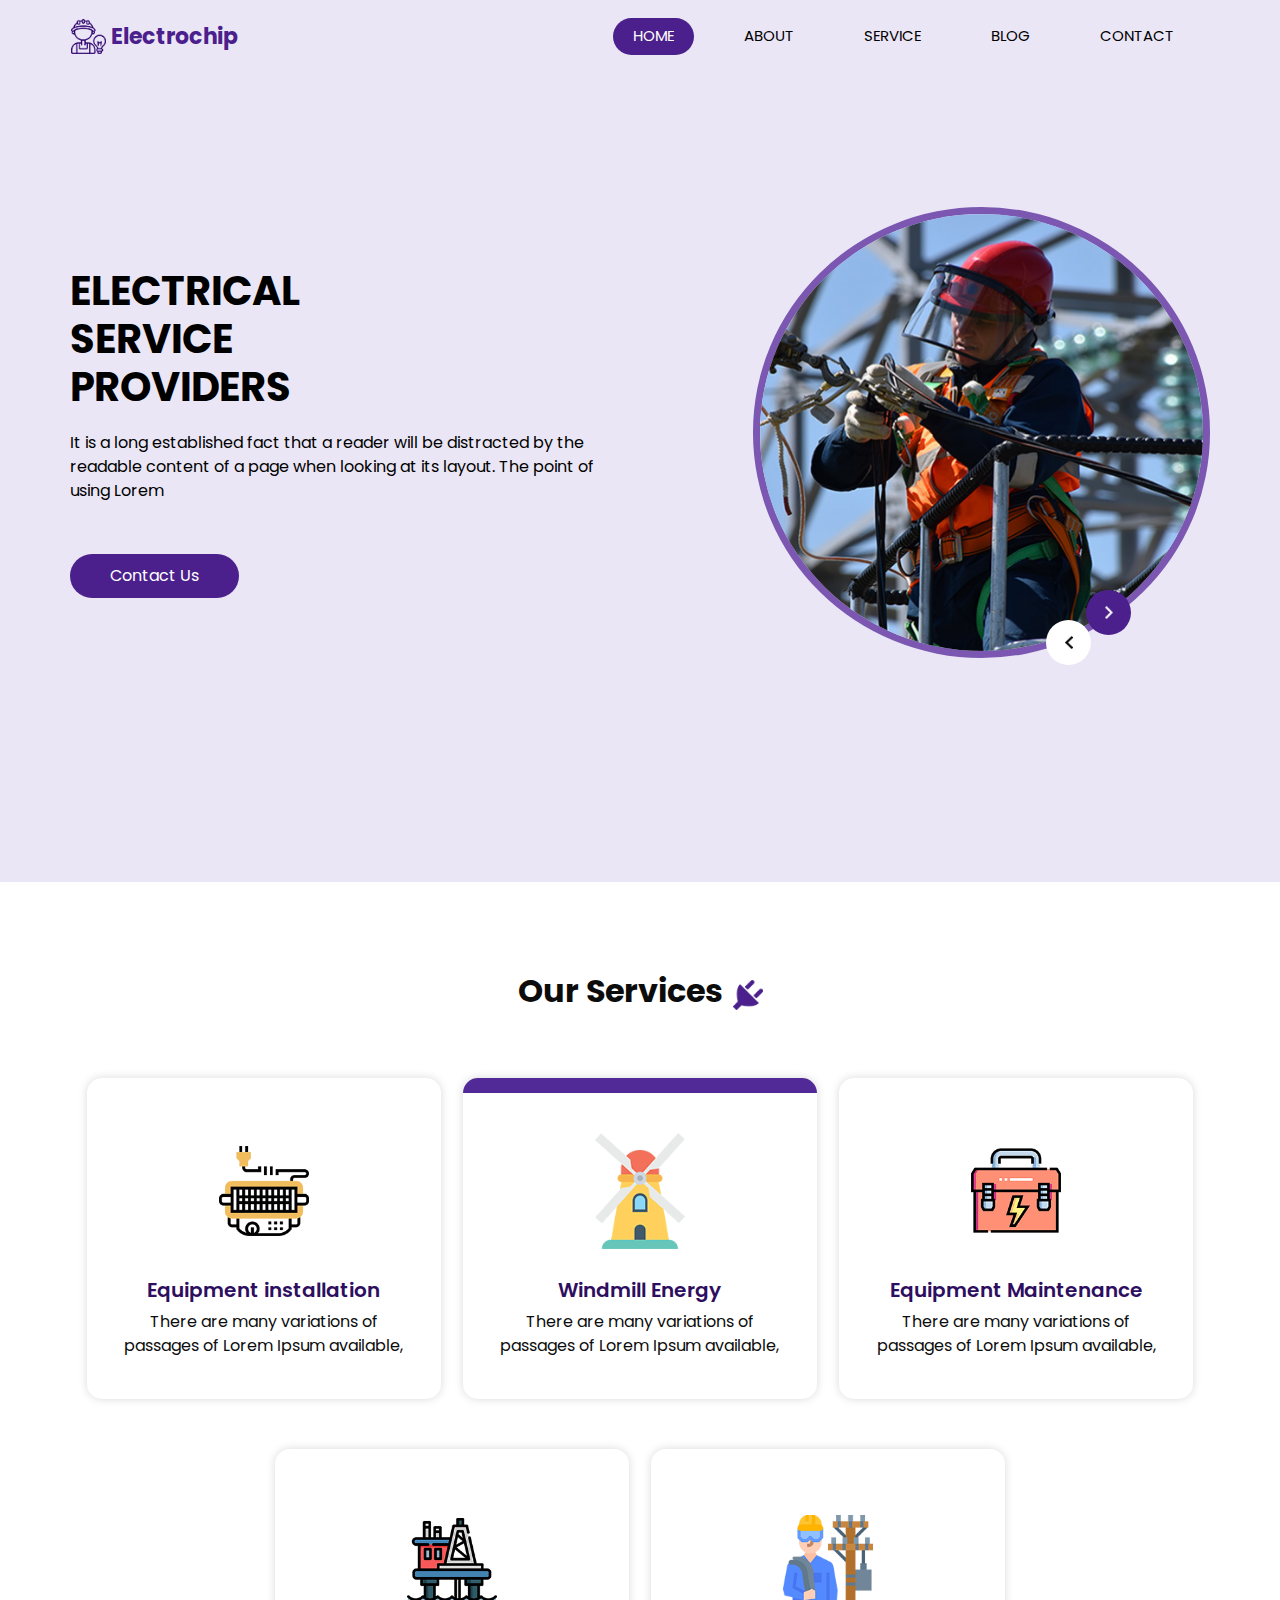
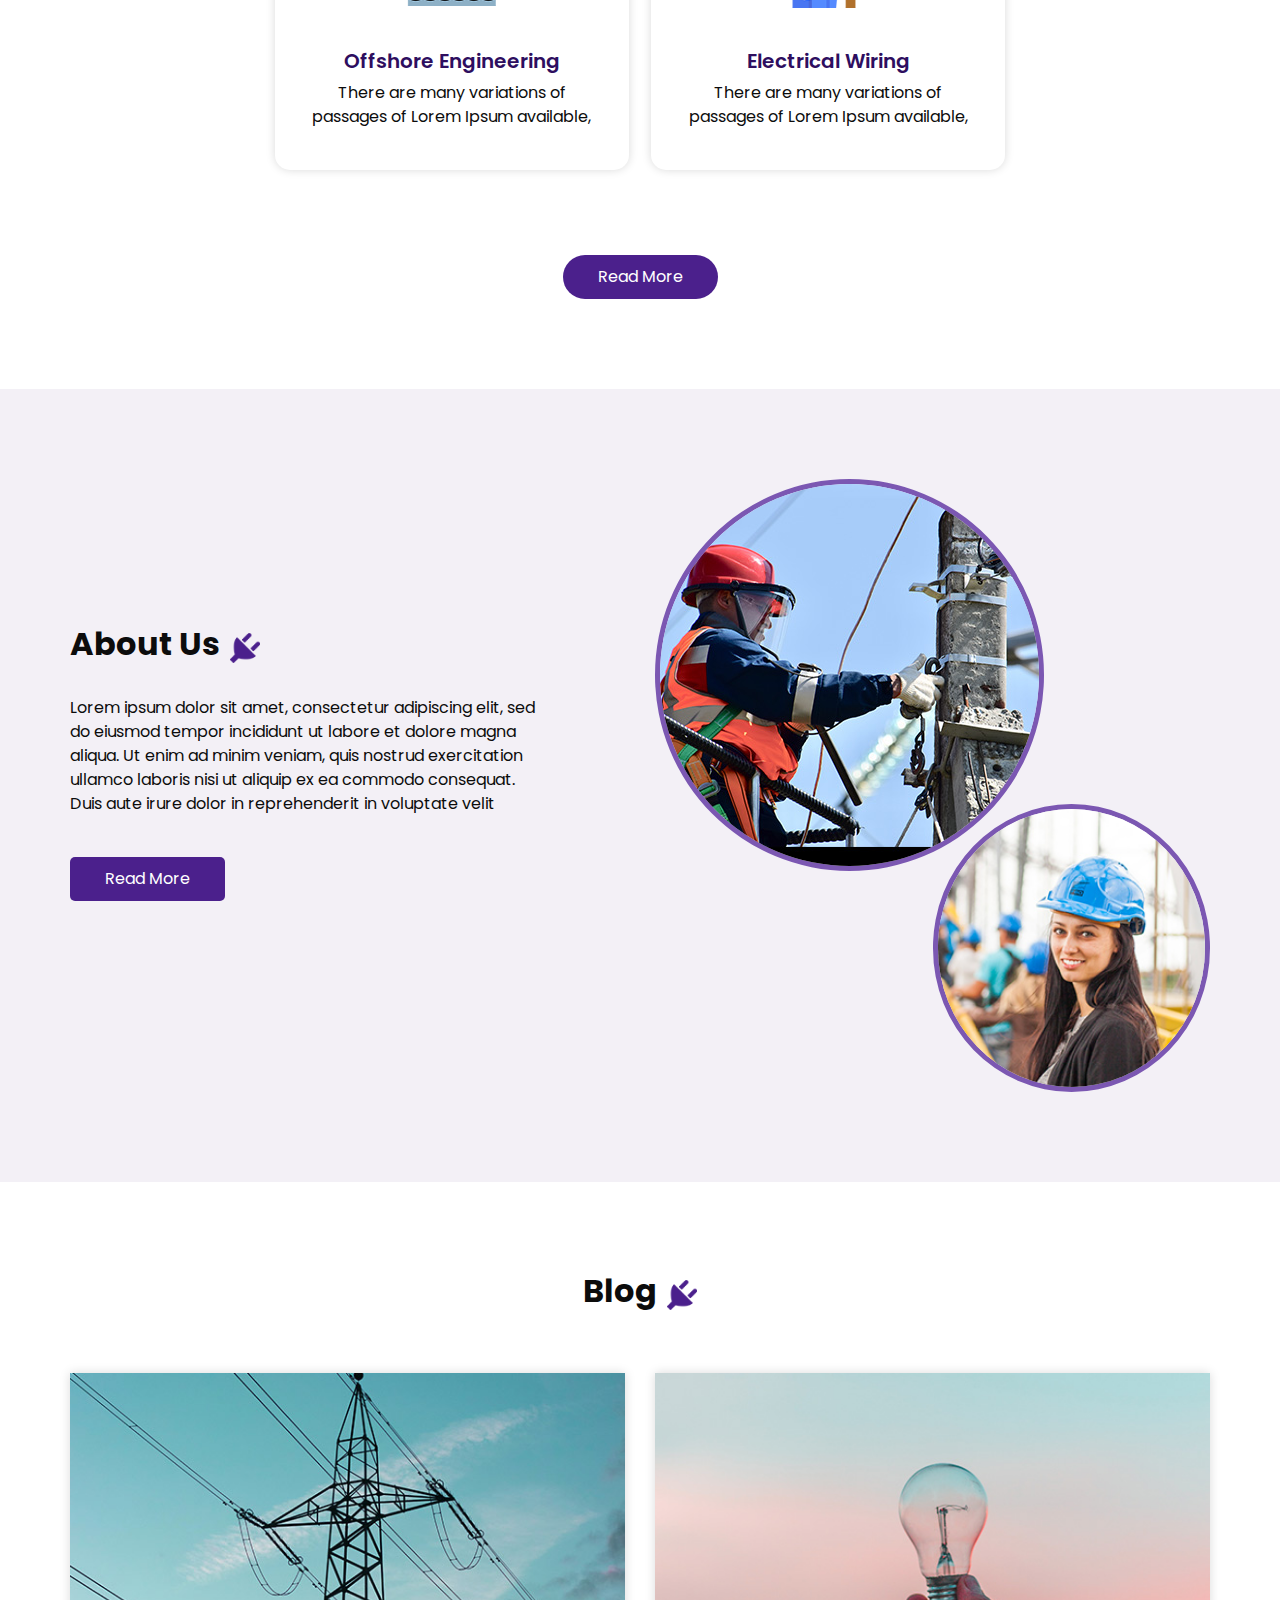
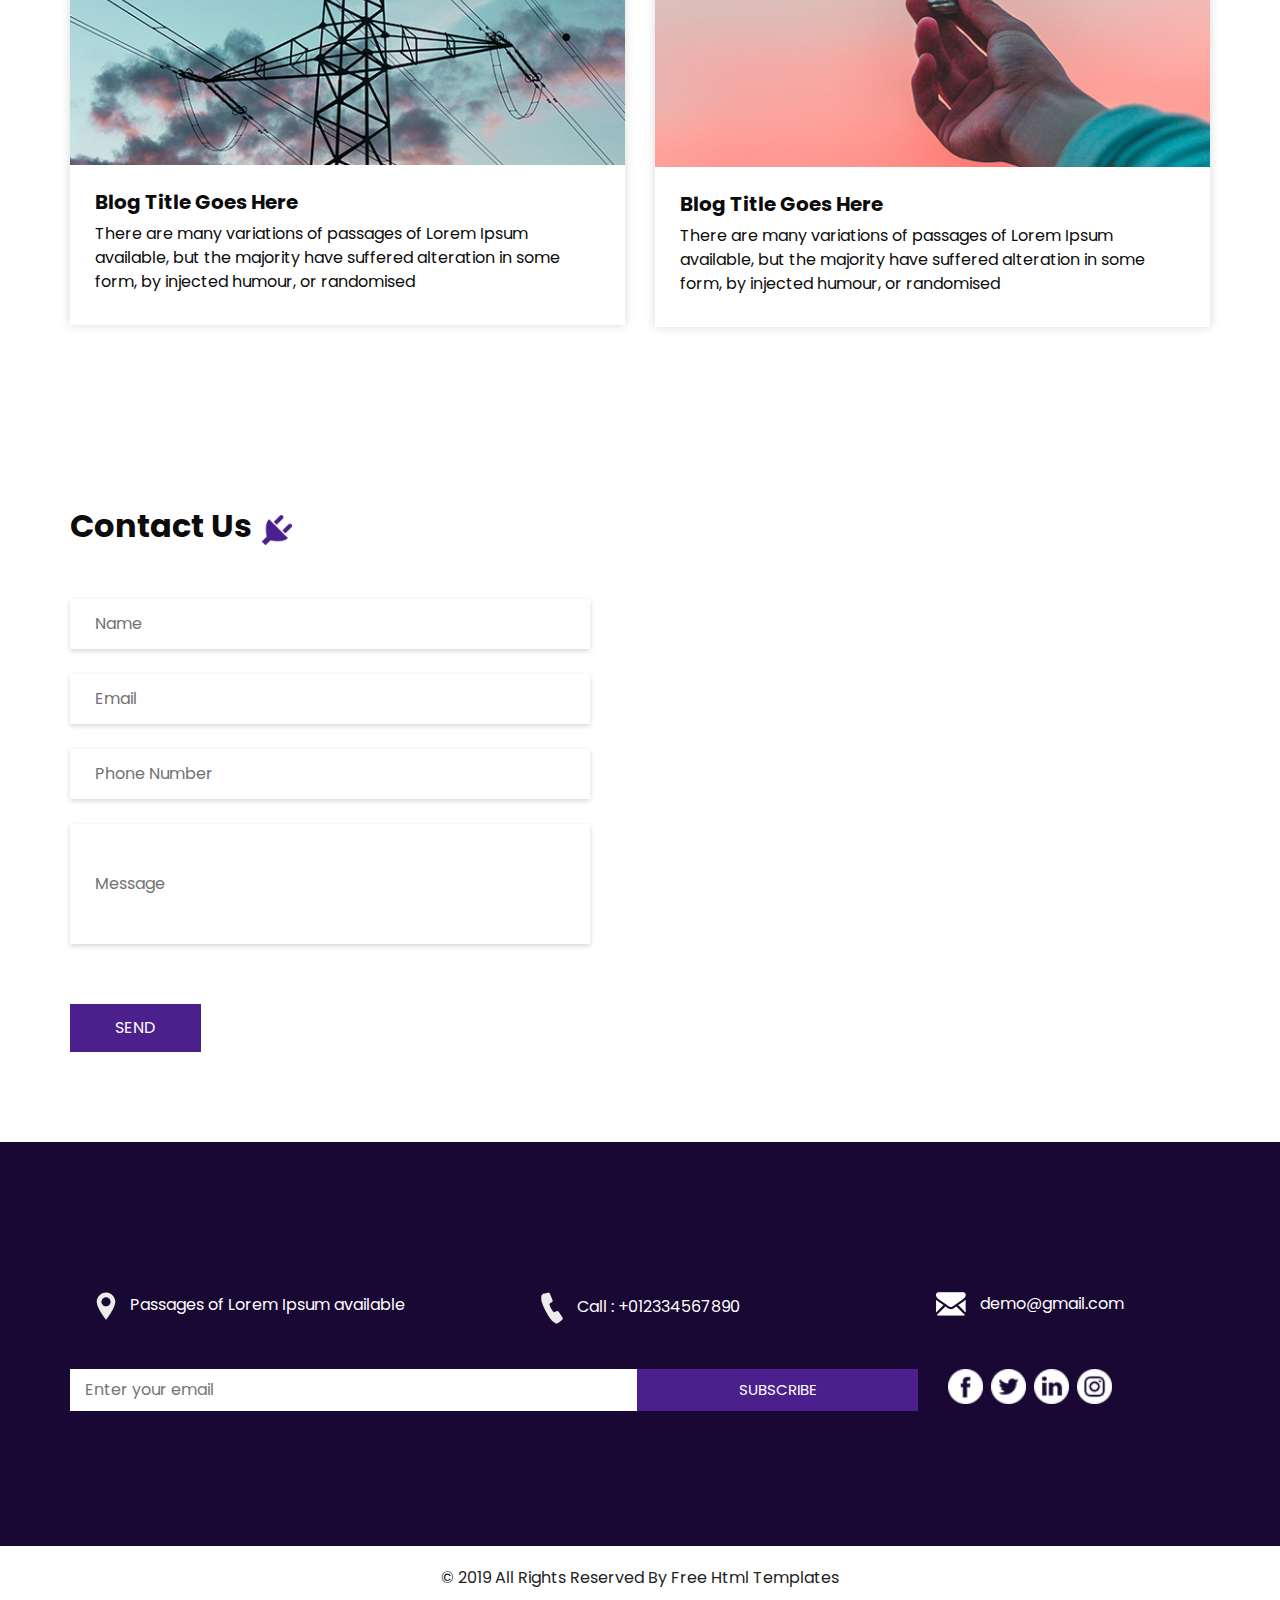
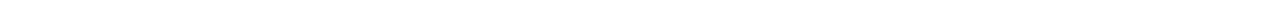
<file: electrochip-html/index.html>
<!DOCTYPE html>
<html>

<head>
  <!-- Basic -->
  <meta charset="utf-8" />
  <meta http-equiv="X-UA-Compatible" content="IE=edge" />
  <!-- Mobile Metas -->
  <meta name="viewport" content="width=device-width, initial-scale=1, shrink-to-fit=no" />
  <!-- Site Metas -->
  <meta name="keywords" content="" />
  <meta name="description" content="" />
  <meta name="author" content="" />

  <title>Electrochip</title>

  <!-- slider stylesheet -->
  <link rel="stylesheet" type="text/css" href="https://cdnjs.cloudflare.com/ajax/libs/OwlCarousel2/2.1.3/assets/owl.carousel.min.css" />

  <!-- bootstrap core css -->
  <link rel="stylesheet" type="text/css" href="css/bootstrap.css" />

  <!-- fonts style -->
  <link href="https://fonts.googleapis.com/css?family=Poppins:400,600,700&display=swap" rel="stylesheet">
  <!-- Custom styles for this template -->
  <link href="css/style.css" rel="stylesheet" />
  <!-- responsive style -->
  <link href="css/responsive.css" rel="stylesheet" />
</head>

<body>

  <div class="hero_area">
    <!-- header section strats -->
    <header class="header_section">
      <div class="container">
        <nav class="navbar navbar-expand-lg custom_nav-container ">
          <a class="navbar-brand" href="index.html">
            <img src="images/logo.png" alt="">
            <span>
              Electrochip
            </span>
          </a>
          <button class="navbar-toggler" type="button" data-toggle="collapse" data-target="#navbarSupportedContent" aria-controls="navbarSupportedContent" aria-expanded="false" aria-label="Toggle navigation">
            <span class="s-1"> </span>
            <span class="s-2"> </span>
            <span class="s-3"> </span>
          </button>

          <div class="collapse navbar-collapse" id="navbarSupportedContent">
            <div class="d-flex ml-auto flex-column flex-lg-row align-items-center">
              <ul class="navbar-nav  ">
                <li class="nav-item active">
                  <a class="nav-link" href="index.html">Home <span class="sr-only">(current)</span></a>
                </li>
                <li class="nav-item">
                  <a class="nav-link" href="about.html"> About</a>
                </li>
                <li class="nav-item">
                  <a class="nav-link" href="service.html"> Service </a>
                </li>
                <li class="nav-item">
                  <a class="nav-link" href="blog.html"> Blog </a>
                </li>
                <li class="nav-item">
                  <a class="nav-link" href="contact.html">Contact </a>
                </li>
              </ul>
            </div>
          </div>
        </nav>
      </div>
    </header>
    <!-- end header section -->
    <!-- slider section -->
    <section class=" slider_section ">
      <div class="container">
        <div class="row">
          <div class="col-md-6 ">
            <div class="detail_box">
              <h1>
                Electrical <br>
                Service <br>
                Providers
              </h1>
              <p>
                It is a long established fact that a reader will be distracted by the readable content of a page when looking at its layout. The point of using Lorem
              </p>
              <a href="" class="">
                Contact Us
            </div>
          </div>
          <div class="col-lg-5 col-md-6 offset-lg-1">
            <div class="img_content">
              <div class="img_container">
                <div id="carouselExampleControls" class="carousel slide" data-ride="carousel">
                  <div class="carousel-inner">
                    <div class="carousel-item active">
                      <div class="img-box">
                        <img src="images/slider-img.jpg" alt="">
                      </div>
                    </div>
                    <div class="carousel-item">
                      <div class="img-box">
                        <img src="images/slider-img.jpg" alt="">
                      </div>
                    </div>
                    <div class="carousel-item">
                      <div class="img-box">
                        <img src="images/slider-img.jpg" alt="">
                      </div>
                    </div>
                  </div>
                </div>
              </div>
              <a class="carousel-control-prev" href="#carouselExampleControls" role="button" data-slide="prev">
                <span class="sr-only">Previous</span>
              </a>
              <a class="carousel-control-next" href="#carouselExampleControls" role="button" data-slide="next">
                <span class="sr-only">Next</span>
              </a>
            </div>

          </div>
        </div>
      </div>
    </section>
    <!-- end slider section -->
  </div>


  <!-- service section -->
  <section class="service_section layout_padding">
    <div class="container">
      <div class="heading_container">
        <h2>
          Our Services
        </h2>
        <img src="images/plug.png" alt="">
      </div>

      <div class="service_container">
        <div class="box">
          <div class="img-box">
            <img src="images/s1.png" class="img1" alt="">
          </div>
          <div class="detail-box">
            <h5>
              Equipment installation
            </h5>
            <p>
              There are many variations of passages of Lorem Ipsum available,
            </p>
          </div>
        </div>
        <div class="box active">
          <div class="img-box">
            <img src="images/s2.png" class="img1" alt="">
          </div>
          <div class="detail-box">
            <h5>
              Windmill Energy
            </h5>
            <p>
              There are many variations of passages of Lorem Ipsum available,
            </p>
          </div>
        </div>
        <div class="box">
          <div class="img-box">
            <img src="images/s3.png" class="img1" alt="">
          </div>
          <div class="detail-box">
            <h5>
              Equipment Maintenance
            </h5>
            <p>
              There are many variations of passages of Lorem Ipsum available,
            </p>
          </div>
        </div>
        <div class="box ">
          <div class="img-box">
            <img src="images/s4.png" class="img1" alt="">
          </div>
          <div class="detail-box">
            <h5>
              Offshore Engineering
            </h5>
            <p>
              There are many variations of passages of Lorem Ipsum available,
            </p>
          </div>
        </div>
        <div class="box">
          <div class="img-box">
            <img src="images/s5.png" class="img1" alt="">
          </div>
          <div class="detail-box">
            <h5>
              Electrical Wiring
            </h5>
            <p>
              There are many variations of passages of Lorem Ipsum available,
            </p>
          </div>
        </div>
      </div>
      <div class="btn-box">
        <a href="">
          Read More
        </a>
      </div>
    </div>
  </section>
  <!-- end service section -->

  <!-- about section -->
  <section class="about_section layout_padding">
    <div class="container">
      <div class="row">
        <div class="col-md-6">
          <div class="detail-box">
            <div class="heading_container">
              <h2>
                About Us
              </h2>
              <img src="images/plug.png" alt="">
            </div>
            <p>
              Lorem ipsum dolor sit amet, consectetur adipiscing elit, sed do
              eiusmod tempor incididunt ut labore et dolore magna aliqua. Ut
              enim ad minim veniam, quis nostrud exercitation ullamco laboris
              nisi ut aliquip ex ea commodo consequat. Duis aute irure dolor
              in reprehenderit in voluptate velit
            </p>
            <a href="">
              Read More
            </a>
          </div>
        </div>
        <div class="col-md-6">
          <div class="img_container">
            <div class="img-box b1">
              <img src="images/about-img1.jpg" alt="" />
            </div>
            <div class="img-box b2">
              <img src="images/about-img2.jpg" alt="" />
            </div>
          </div>

        </div>

      </div>
    </div>
  </section>

  <!-- end about section -->




  <!-- blog section -->

  <section class="blog_section layout_padding">
    <div class="container">
      <div class="heading_container">
        <h2>
          Blog
        </h2>
        <img src="images/plug.png" alt="">
      </div>
      <div class="row">
        <div class="col-md-6">
          <div class="box">
            <div class="img-box">
              <img src="images/blog1.jpg" alt="">
            </div>
            <div class="detail-box">
              <h5>
                Blog Title Goes Here
              </h5>
              <p>
                There are many variations of passages of Lorem Ipsum available, but the majority have suffered alteration in some form, by injected humour, or randomised
              </p>
            </div>
          </div>
        </div>
        <div class="col-md-6">
          <div class="box">
            <div class="img-box">
              <img src="images/blog2.jpg" alt="">
            </div>
            <div class="detail-box">
              <h5>
                Blog Title Goes Here
              </h5>
              <p>
                There are many variations of passages of Lorem Ipsum available, but the majority have suffered alteration in some form, by injected humour, or randomised
              </p>
            </div>
          </div>
        </div>
      </div>
    </div>
  </section>

  <!-- end blog section -->



  <!-- contact section -->

  <section class="contact_section layout_padding">
    <div class="container ">
      <div class="heading_container">
        <h2>
          Contact Us
        </h2>
        <img src="images/plug.png" alt="">
      </div>
    </div>
    <div class="container">
      <div class="row">
        <div class="col-md-6">
          <form action="">
            <div>
              <input type="text" placeholder="Name" />
            </div>
            <div>
              <input type="email" placeholder="Email" />
            </div>
            <div>
              <input type="text" placeholder="Phone Number" />
            </div>
            <div>
              <input type="text" class="message-box" placeholder="Message" />
            </div>
            <div class="d-flex ">
              <button>
                SEND
              </button>
            </div>
          </form>
        </div>
        <div class="col-md-6">
          <div class="map_container">
            <div class="map-responsive">
              <iframe src="https://www.google.com/maps/embed/v1/place?key=AIzaSyA0s1a7phLN0iaD6-UE7m4qP-z21pH0eSc&q=Eiffel+Tower+Paris+France" width="600" height="300" frameborder="0" style="border:0; width: 100%; height:100%" allowfullscreen></iframe>
            </div>
          </div>
        </div>
      </div>
    </div>
  </section>

  <!-- end contact section -->


  <!-- info section -->

  <section class="info_section layout_padding">
    <div class="container">
      <div class="info_contact">
        <div class="row">
          <div class="col-md-4">
            <a href="">
              <img src="images/location-white.png" alt="">
              <span>
                Passages of Lorem Ipsum available
              </span>
            </a>
          </div>
          <div class="col-md-4">
            <a href="">
              <img src="images/telephone-white.png" alt="">
              <span>
                Call : +012334567890
              </span>
            </a>
          </div>
          <div class="col-md-4">
            <a href="">
              <img src="images/envelope-white.png" alt="">
              <span>
                demo@gmail.com
              </span>
            </a>
          </div>
        </div>
      </div>
      <div class="row">
        <div class="col-md-8 col-lg-9">
          <div class="info_form">
            <form action="">
              <input type="text" placeholder="Enter your email">
              <button>
                subscribe
              </button>
            </form>
          </div>
        </div>
        <div class="col-md-4 col-lg-3">
          <div class="info_social">
            <div>
              <a href="">
                <img src="images/fb.png" alt="">
              </a>
            </div>
            <div>
              <a href="">
                <img src="images/twitter.png" alt="">
              </a>
            </div>
            <div>
              <a href="">
                <img src="images/linkedin.png" alt="">
              </a>
            </div>
            <div>
              <a href="">
                <img src="images/instagram.png" alt="">
              </a>
            </div>
          </div>
        </div>
      </div>

    </div>
  </section>

  <!-- end info section -->

  <!-- footer section -->
  <footer class="container-fluid footer_section">
    <div class="container">
      <div class="row">
        <div class="col-lg-7 col-md-9 mx-auto">
          <p>
            &copy; 2019 All Rights Reserved By
            <a href="https://html.design/">Free Html Templates</a>
          </p>
        </div>
      </div>
    </div>
  </footer>
  <!-- footer section -->


  <script src="js/jquery-3.4.1.min.js"></script>
  <script src="js/bootstrap.js"></script>

</body>

</html>
</file>
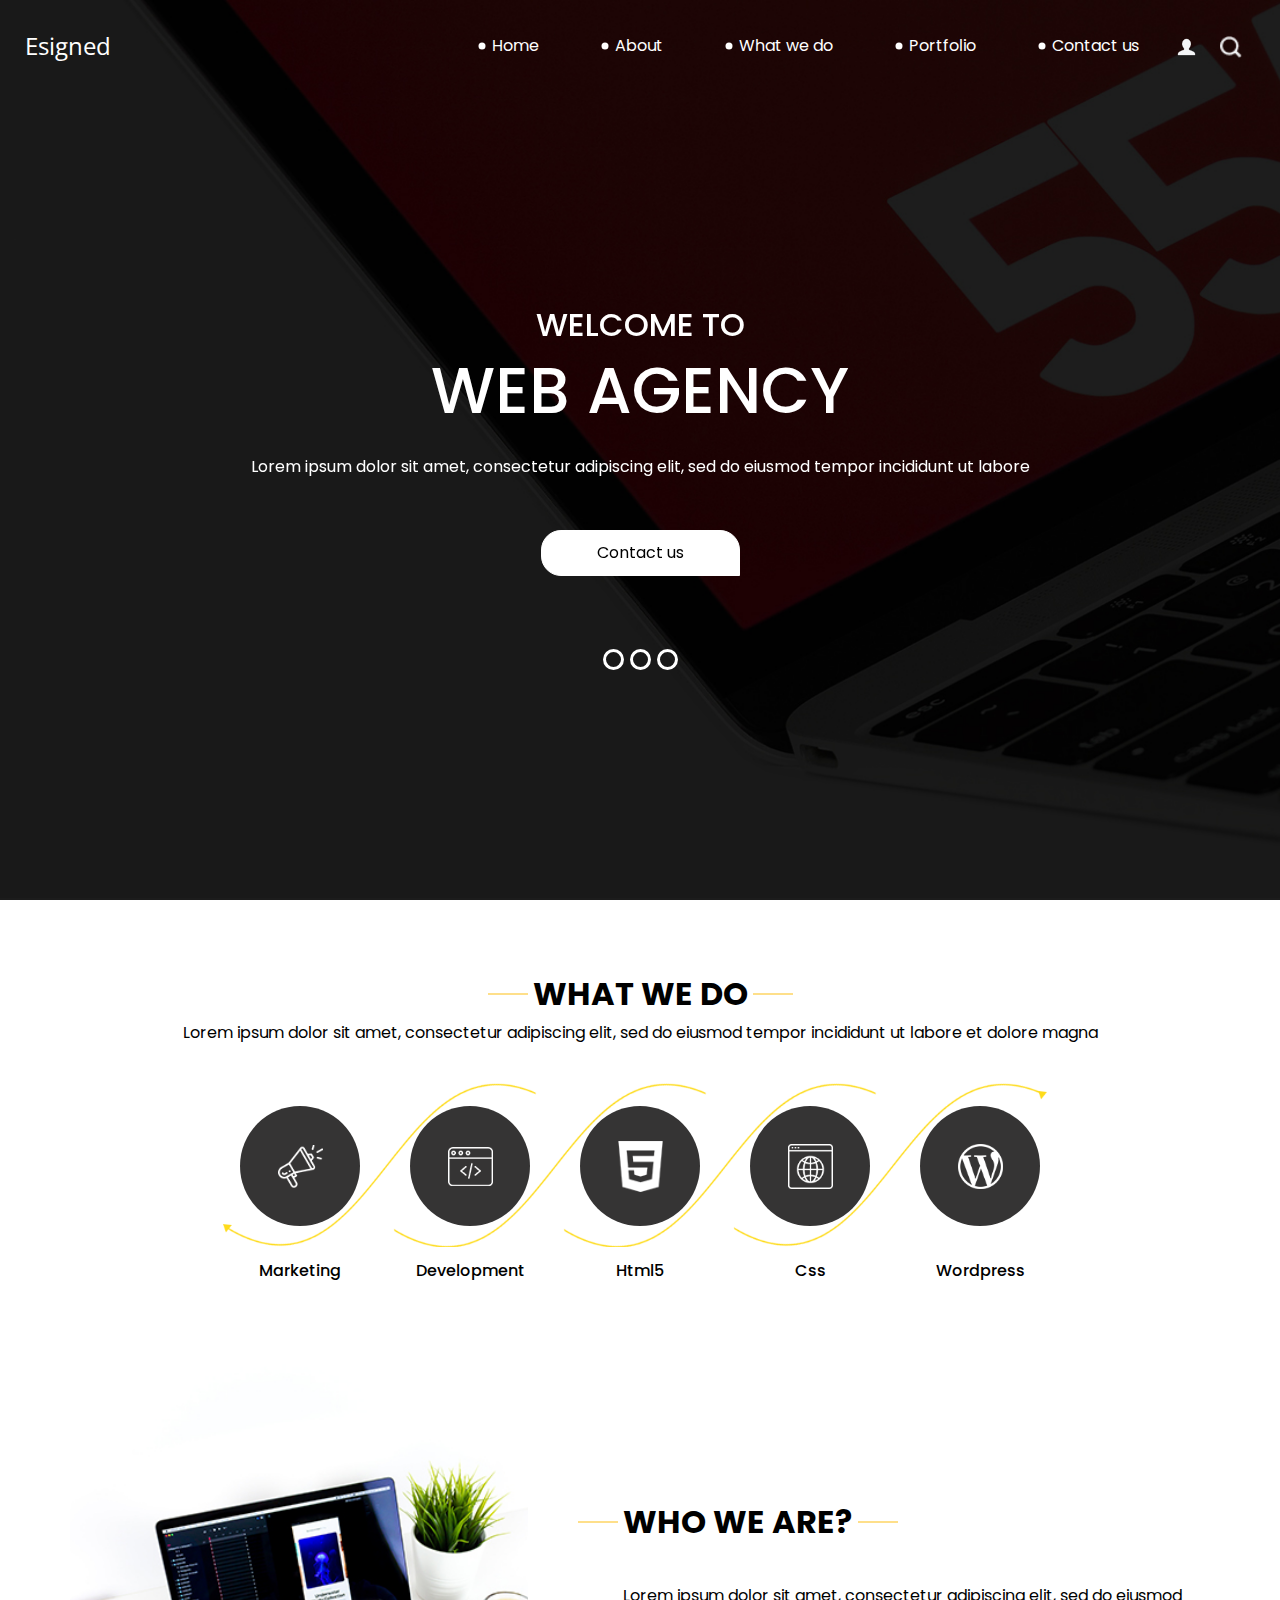
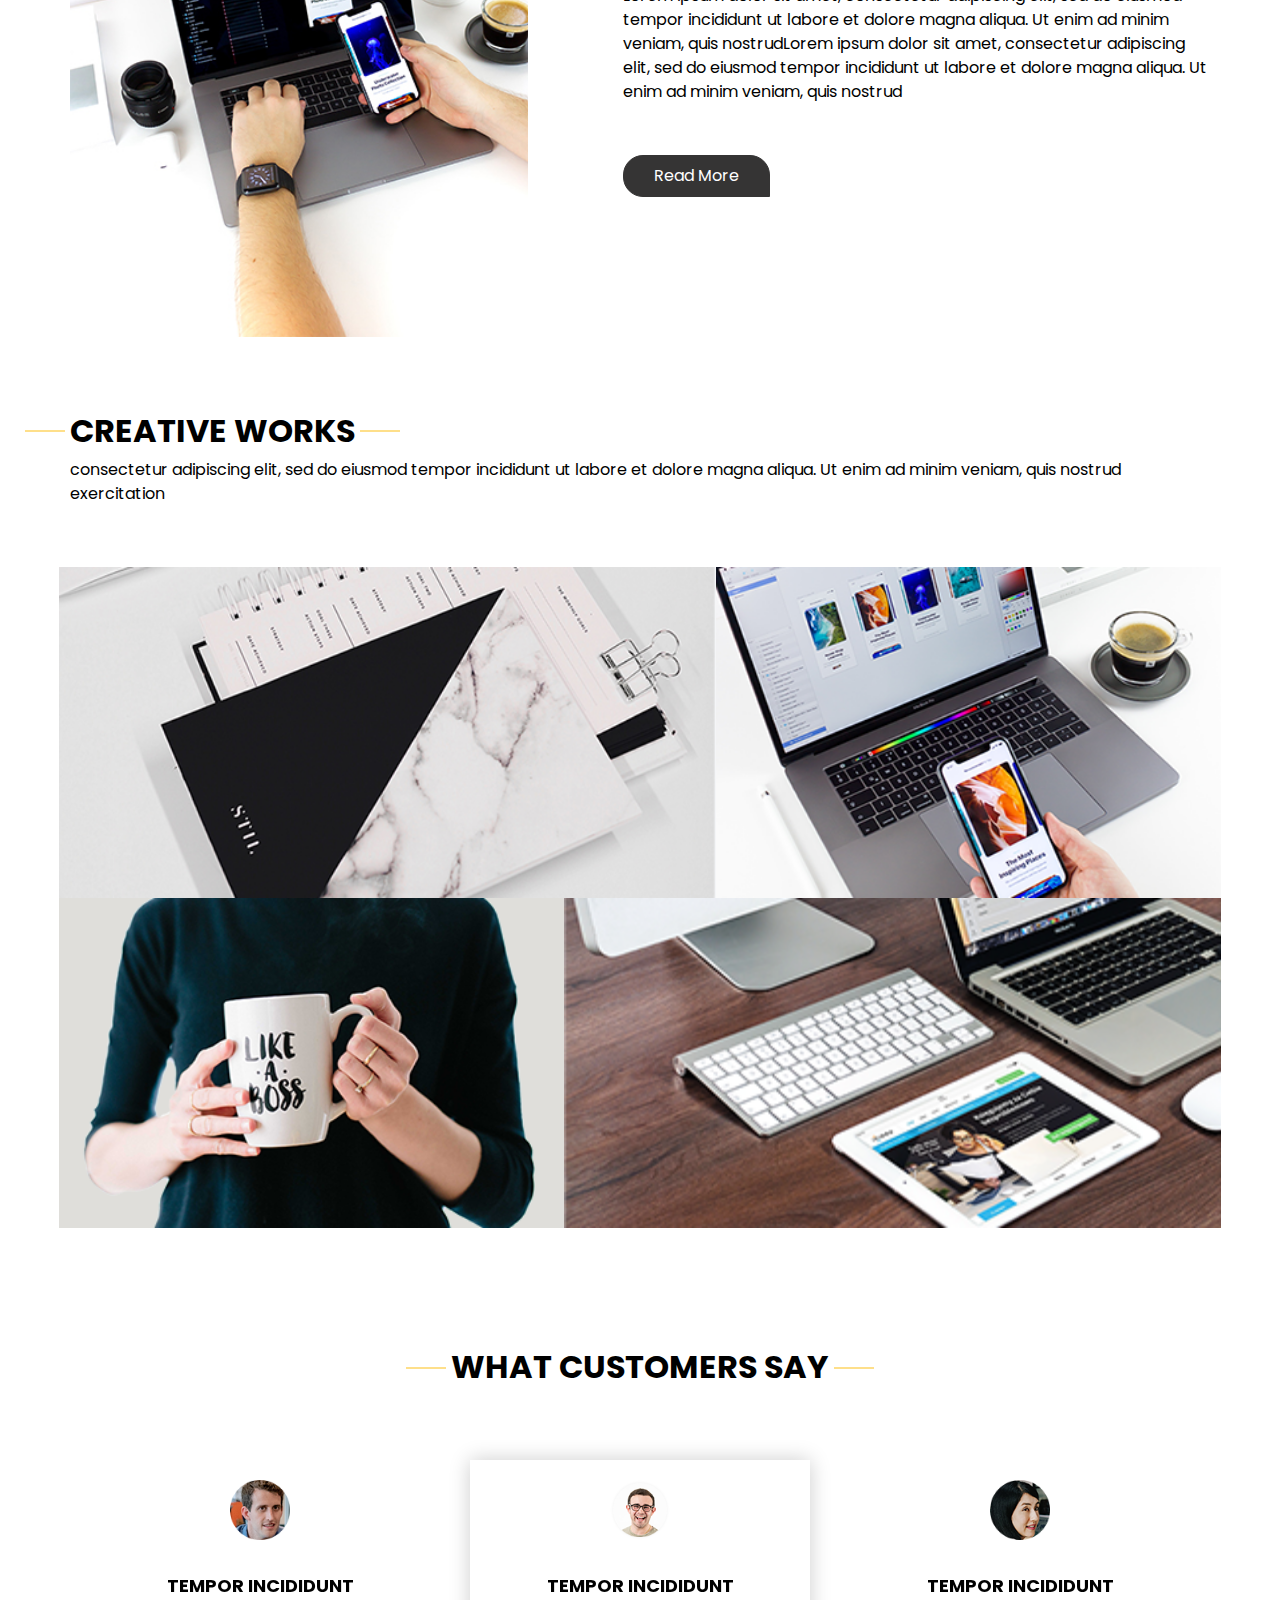
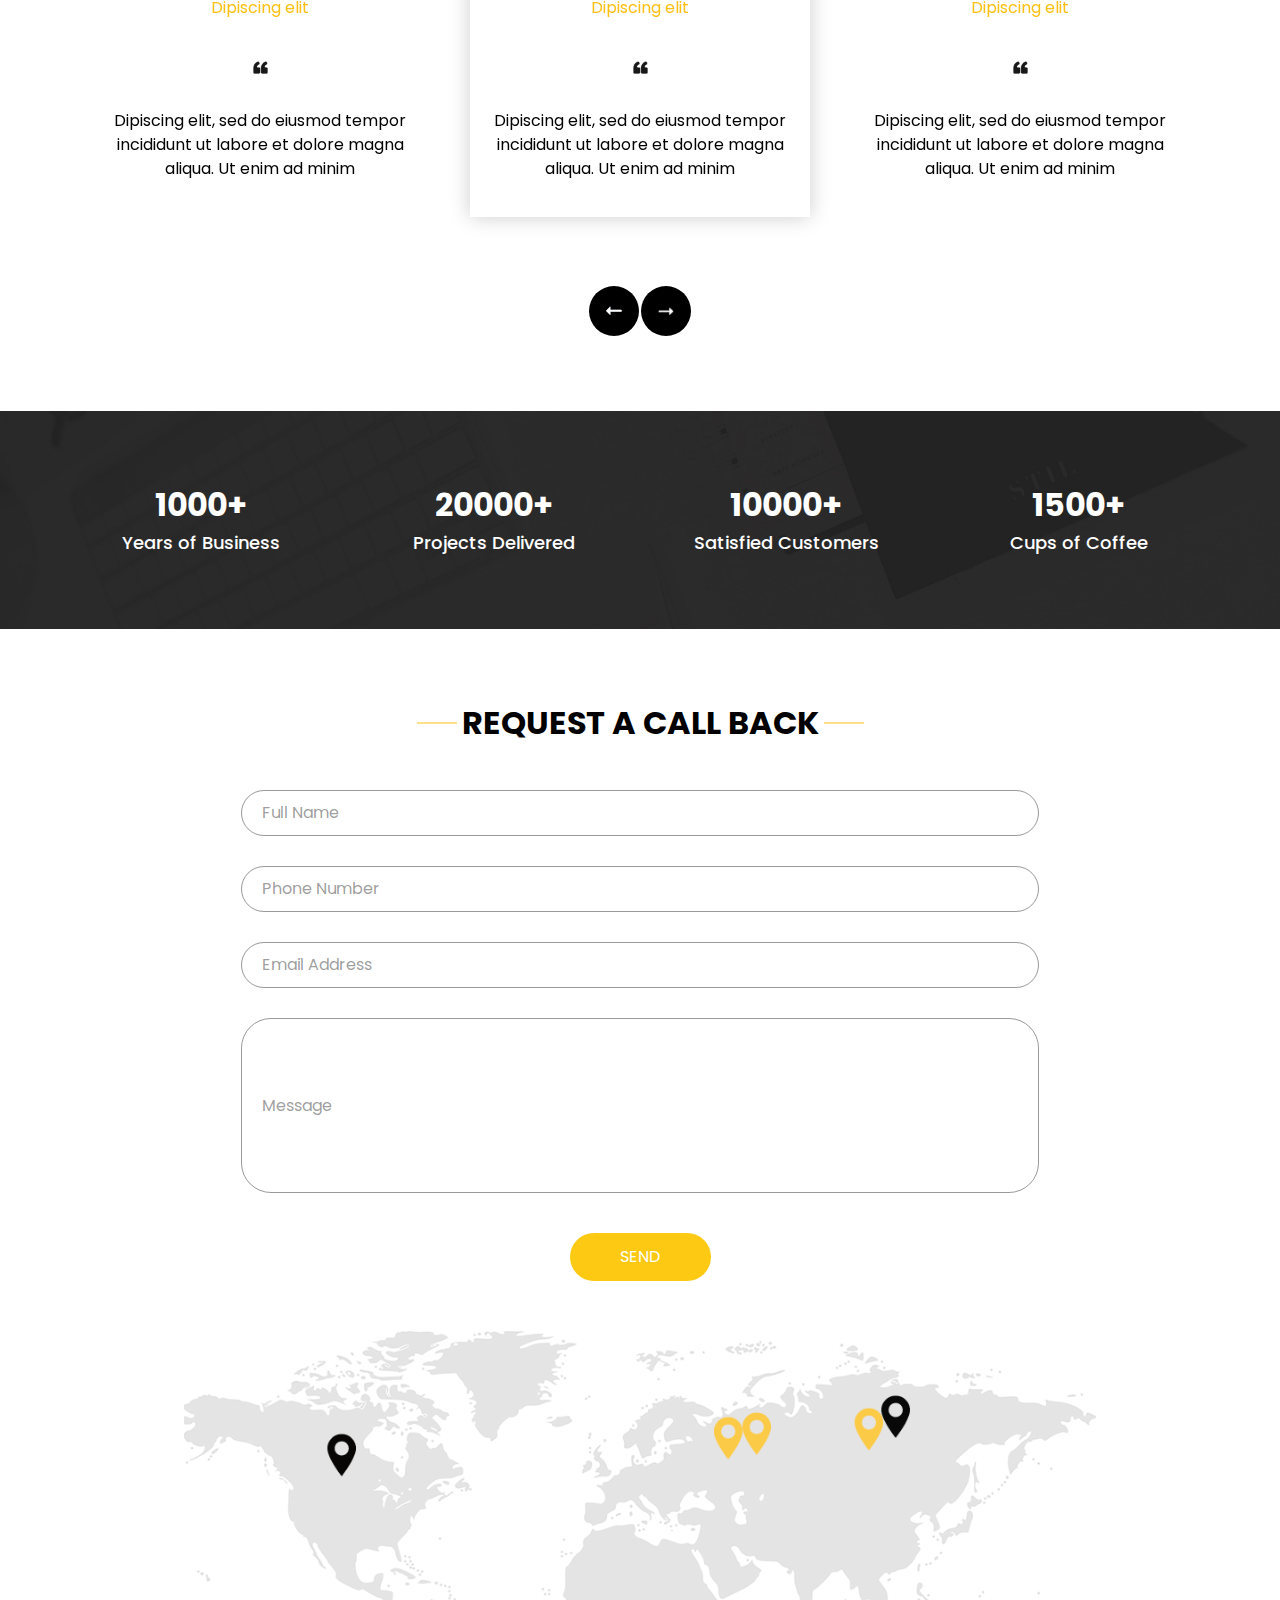
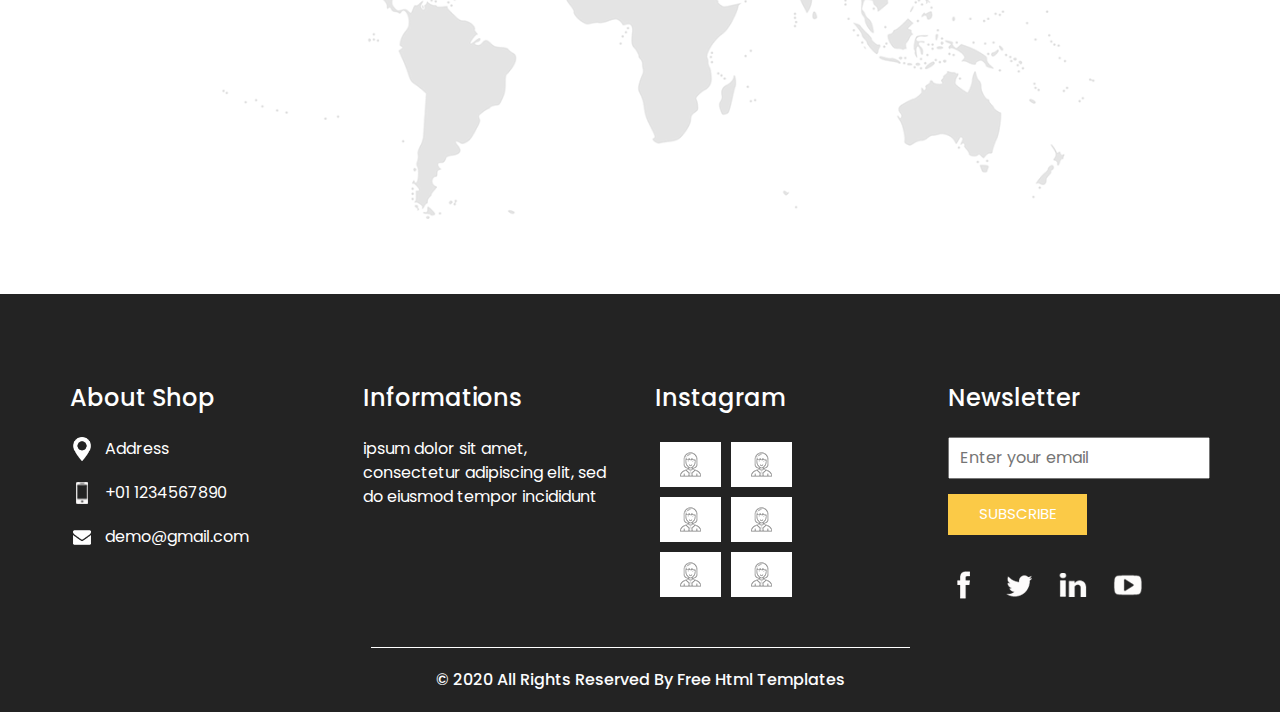
<file: esigned-html/index.html>
<!DOCTYPE html>
<html>

<head>
  <!-- Basic -->
  <meta charset="utf-8" />
  <meta http-equiv="X-UA-Compatible" content="IE=edge" />
  <!-- Mobile Metas -->
  <meta name="viewport" content="width=device-width, initial-scale=1, shrink-to-fit=no" />
  <!-- Site Metas -->
  <meta name="keywords" content="" />
  <meta name="description" content="" />
  <meta name="author" content="" />

  <title>Esigned</title>

  <!-- slider stylesheet -->
  <!-- slider stylesheet -->
  <link rel="stylesheet" type="text/css" href="https://cdnjs.cloudflare.com/ajax/libs/OwlCarousel2/2.3.4/assets/owl.carousel.min.css" />

  <!-- bootstrap core css -->
  <link rel="stylesheet" type="text/css" href="css/bootstrap.css" />

  <!-- fonts style -->
  <link href="https://fonts.googleapis.com/css?family=Open+Sans:400,700|Poppins:400,700&display=swap" rel="stylesheet">
  <!-- Custom styles for this template -->
  <link href="css/style.css" rel="stylesheet" />
  <!-- responsive style -->
  <link href="css/responsive.css" rel="stylesheet" />
</head>

<body>
  <div class="hero_area">
    <!-- header section strats -->
    <header class="header_section">
      <div class="container-fluid">
        <nav class="navbar navbar-expand-lg custom_nav-container pt-3">
          <a class="navbar-brand" href="index.html">
            <span>
              Esigned
            </span>
          </a>
          <button class="navbar-toggler" type="button" data-toggle="collapse" data-target="#navbarSupportedContent" aria-controls="navbarSupportedContent" aria-expanded="false" aria-label="Toggle navigation">
            <span class="navbar-toggler-icon"></span>
          </button>

          <div class="collapse navbar-collapse" id="navbarSupportedContent">
            <div class="d-flex ml-auto flex-column flex-lg-row align-items-center">
              <ul class="navbar-nav  ">
                <li class="nav-item active">
                  <a class="nav-link" href="index.html">Home <span class="sr-only">(current)</span></a>
                </li>
                <li class="nav-item">
                  <a class="nav-link" href="about.html"> About </a>
                </li>
                <li class="nav-item">
                  <a class="nav-link" href="do.html"> What we do </a>
                </li>
                <li class="nav-item">
                  <a class="nav-link" href="portfolio.html"> Portfolio </a>
                </li>
                <li class="nav-item">
                  <a class="nav-link" href="contact.html">Contact us</a>
                </li>
              </ul>
              <div class="user_option">
                <a href="">
                  <img src="images/user.png" alt="">
                </a>
                <form class="form-inline my-2 my-lg-0 ml-0 ml-lg-4 mb-3 mb-lg-0">
                  <button class="btn  my-2 my-sm-0 nav_search-btn" type="submit"></button>
                </form>
              </div>
            </div>
          </div>
        </nav>
      </div>
    </header>
    <!-- end header section -->
    <!-- slider section -->
    <section class=" slider_section position-relative">
      <div class="container">
        <div id="carouselExampleIndicators" class="carousel slide" data-ride="carousel">
          <ol class="carousel-indicators">
            <li data-target="#carouselExampleIndicators" data-slide-to="0" class="active"></li>
            <li data-target="#carouselExampleIndicators" data-slide-to="1"></li>
            <li data-target="#carouselExampleIndicators" data-slide-to="2"></li>
          </ol>
          <div class="carousel-inner">
            <div class="carousel-item active">
              <div class="row">
                <div class="col">
                  <div class="detail-box">
                    <div>
                      <h2>
                        welcome to

                      </h2>
                      <h1>
                        web agency
                      </h1>
                      <p>
                        Lorem ipsum dolor sit amet, consectetur adipiscing elit, sed do eiusmod tempor incididunt ut
                        labore
                      </p>
                      <div class="">
                        <a href="">
                          Contact us
                        </a>
                      </div>
                    </div>
                  </div>
                </div>
              </div>
            </div>
            <div class="carousel-item">
              <div class="row">
                <div class="col">
                  <div class="detail-box">
                    <div>
                      <h2>
                        welcome to

                      </h2>
                      <h1>
                        web agency
                      </h1>
                      <p>
                        Lorem ipsum dolor sit amet, consectetur adipiscing elit, sed do eiusmod tempor incididunt ut
                        labore
                      </p>
                      <div class="">
                        <a href="">
                          Contact us
                        </a>
                      </div>
                    </div>
                  </div>
                </div>
              </div>
            </div>
            <div class="carousel-item">
              <div class="row">
                <div class="col">
                  <div class="detail-box">
                    <div>
                      <h2>
                        welcome to

                      </h2>
                      <h1>
                        web agency
                      </h1>
                      <p>
                        Lorem ipsum dolor sit amet, consectetur adipiscing elit, sed do eiusmod tempor incididunt ut
                        labore
                      </p>
                      <div class="">
                        <a href="">
                          Contact us
                        </a>
                      </div>
                    </div>
                  </div>
                </div>
              </div>
            </div>
          </div>
        </div>

      </div>
    </section>
    <!-- end slider section -->
  </div>

  <!-- do section -->

  <section class="do_section layout_padding">
    <div class="container">
      <div class="heading_container">
        <h2>
          What we do
        </h2>
        <p>
          Lorem ipsum dolor sit amet, consectetur adipiscing elit, sed do eiusmod tempor incididunt ut labore et dolore
          magna
        </p>
      </div>
      <div class="do_container">
        <div class="box arrow-start arrow_bg">
          <div class="img-box">
            <img src="images/d-1.png" alt="">
          </div>
          <div class="detail-box">
            <h6>
              Marketing
            </h6>
          </div>
        </div>
        <div class="box arrow-middle arrow_bg">
          <div class="img-box">
            <img src="images/d-2.png" alt="">
          </div>
          <div class="detail-box">
            <h6>
              Development
            </h6>
          </div>
        </div>
        <div class="box arrow-middle arrow_bg">
          <div class="img-box">
            <img src="images/d-3.png" alt="">
          </div>
          <div class="detail-box">
            <h6>
              Html5
            </h6>
          </div>
        </div>
        <div class="box arrow-end arrow_bg">
          <div class="img-box">
            <img src="images/d-4.png" alt="">
          </div>
          <div class="detail-box">
            <h6>
              Css
            </h6>
          </div>
        </div>
        <div class="box ">
          <div class="img-box">
            <img src="images/d-5.png" alt="">
          </div>
          <div class="detail-box">
            <h6>
              Wordpress
            </h6>
          </div>
        </div>
      </div>
    </div>
  </section>

  <!-- end do section -->

  <!-- who section -->

  <section class="who_section ">
    <div class="container">
      <div class="row">
        <div class="col-md-5">
          <div class="img-box">
            <img src="images/who-img.jpg" alt="">
          </div>
        </div>
        <div class="col-md-7">
          <div class="detail-box">
            <div class="heading_container">
              <h2>
                WHO WE ARE?
              </h2>
            </div>
            <p>
              Lorem ipsum dolor sit amet, consectetur adipiscing elit, sed do eiusmod tempor incididunt ut labore et
              dolore magna aliqua. Ut enim ad minim veniam, quis nostrudLorem ipsum dolor sit amet, consectetur
              adipiscing elit, sed do eiusmod tempor incididunt ut labore et dolore magna aliqua. Ut enim ad minim
              veniam, quis nostrud
            </p>
            <div>
              <a href="">
                Read More
              </a>
            </div>
          </div>
        </div>
      </div>
    </div>
  </section>

  <!-- end who section -->


  <!-- work section -->
  <section class="work_section layout_padding">
    <div class="container">
      <div class="heading_container">
        <h2>
          CREATIVE WORKS
        </h2>
        <p>
          consectetur adipiscing elit, sed do eiusmod tempor incididunt ut labore et dolore magna aliqua. Ut enim ad
          minim veniam, quis nostrud exercitation
        </p>
      </div>
      <div class="work_container layout_padding2">
        <div class="box b-1">
          <img src="images/w-1.png" alt="">
        </div>
        <div class="box b-2">
          <img src="images/w-2.png" alt="">

        </div>
        <div class="box b-3">
          <img src="images/w-3.png" alt="">

        </div>
        <div class="box b-4">
          <img src="images/w-4.png" alt="">

        </div>
      </div>
    </div>
  </section>

  <!-- end work section -->

  <!-- client section -->
  <section class="client_section">
    <div class="container">
      <div class="heading_container">
        <h2>
          WHAT CUSTOMERS SAY
        </h2>
      </div>
      <div class="carousel-wrap ">
        <div class="owl-carousel">
          <div class="item">
            <div class="box">
              <div class="img-box">
                <img src="images/c-1.png" alt="">
              </div>
              <div class="detail-box">
                <h5>
                  Tempor incididunt <br>
                  <span>
                    Dipiscing elit
                  </span>
                </h5>
                <img src="images/quote.png" alt="">
                <p>
                  Dipiscing elit, sed do eiusmod tempor incididunt ut labore et dolore magna aliqua. Ut enim ad minim
                </p>
              </div>
            </div>
          </div>
          <div class="item">
            <div class="box">
              <div class="img-box">
                <img src="images/c-2.png" alt="">
              </div>
              <div class="detail-box">
                <h5>
                  Tempor incididunt <br>
                  <span>
                    Dipiscing elit
                  </span>
                </h5>
                <img src="images/quote.png" alt="">
                <p>
                  Dipiscing elit, sed do eiusmod tempor incididunt ut labore et dolore magna aliqua. Ut enim ad minim
                </p>
              </div>
            </div>
          </div>
          <div class="item">
            <div class="box">
              <div class="img-box">
                <img src="images/c-3.png" alt="">
              </div>
              <div class="detail-box">
                <h5>
                  Tempor incididunt <br>
                  <span>
                    Dipiscing elit
                  </span>
                </h5>
                <img src="images/quote.png" alt="">
                <p>
                  Dipiscing elit, sed do eiusmod tempor incididunt ut labore et dolore magna aliqua. Ut enim ad minim
                </p>
              </div>
            </div>
          </div>
        </div>
      </div>
    </div>
  </section>

  <!-- end client section -->

  <!-- target section -->
  <section class="target_section layout_padding2">
    <div class="container">
      <div class="row">
        <div class="col-md-3 col-sm-6">
          <div class="detail-box">
            <h2>
              1000+
            </h2>
            <h5>
              Years of Business
            </h5>
          </div>
        </div>
        <div class="col-md-3 col-sm-6">
          <div class="detail-box">
            <h2>
              20000+
            </h2>
            <h5>
              Projects Delivered
            </h5>
          </div>
        </div>
        <div class="col-md-3 col-sm-6">
          <div class="detail-box">
            <h2>
              10000+
            </h2>
            <h5>
              Satisfied Customers
            </h5>
          </div>
        </div>
        <div class="col-md-3 col-sm-6">
          <div class="detail-box">
            <h2>
              1500+
            </h2>
            <h5>
              Cups of Coffee
            </h5>
          </div>
        </div>
      </div>
    </div>
  </section>

  <!-- end target section -->


  <!-- contact section -->

  <section class="contact_section layout_padding">
    <div class="container">

      <div class="heading_container">
        <h2>
          Request A Call Back
        </h2>
      </div>
      <div class="">
        <div class="">
          <div class="row">
            <div class="col-md-9 mx-auto">
              <div class="contact-form">
                <form action="">
                  <div>
                    <input type="text" placeholder="Full Name ">
                  </div>
                  <div>
                    <input type="text" placeholder="Phone Number">
                  </div>
                  <div>
                    <input type="email" placeholder="Email Address">
                  </div>
                  <div>
                    <input type="text" placeholder="Message" class="input_message">
                  </div>
                  <div class="d-flex justify-content-center">
                    <button type="submit" class="btn_on-hover">
                      Send
                    </button>
                  </div>
                </form>
              </div>
            </div>
          </div>
        </div>
      </div>
      <div class="map_img-box">
        <img src="images/map-img.png" alt="">
      </div>
    </div>
  </section>


  <!-- end contact section -->


  <!-- info section -->
  <section class="info_section ">
    <div class="container">
      <div class="row">
        <div class="col-md-3">
          <div class="info_contact">
            <h5>
              About Shop
            </h5>
            <div>
              <div class="img-box">
                <img src="images/location-white.png" width="18px" alt="">
              </div>
              <p>
                Address
              </p>
            </div>
            <div>
              <div class="img-box">
                <img src="images/telephone-white.png" width="12px" alt="">
              </div>
              <p>
                +01 1234567890
              </p>
            </div>
            <div>
              <div class="img-box">
                <img src="images/envelope-white.png" width="18px" alt="">
              </div>
              <p>
                demo@gmail.com
              </p>
            </div>
          </div>
        </div>
        <div class="col-md-3">
          <div class="info_info">
            <h5>
              Informations
            </h5>
            <p>
              ipsum dolor sit amet, consectetur adipiscing elit, sed do eiusmod tempor incididunt
            </p>
          </div>
        </div>

        <div class="col-md-3">
          <div class="info_insta">
            <h5>
              Instagram
            </h5>
            <div class="insta_container">
              <div>
                <a href="">
                  <div class="insta-box b-1">
                    <img src="images/insta.png" alt="">
                  </div>
                </a>
                <a href="">
                  <div class="insta-box b-2">
                    <img src="images/insta.png" alt="">
                  </div>
                </a>
              </div>

              <div>
                <a href="">
                  <div class="insta-box b-3">
                    <img src="images/insta.png" alt="">
                  </div>
                </a>
                <a href="">
                  <div class="insta-box b-4">
                    <img src="images/insta.png" alt="">
                  </div>
                </a>
              </div>
              <div>
                <a href="">
                  <div class="insta-box b-3">
                    <img src="images/insta.png" alt="">
                  </div>
                </a>
                <a href="">
                  <div class="insta-box b-4">
                    <img src="images/insta.png" alt="">
                  </div>
                </a>
              </div>
            </div>
          </div>
        </div>
        <div class="col-md-3">
          <div class="info_form ">
            <h5>
              Newsletter
            </h5>
            <form action="">
              <input type="email" placeholder="Enter your email">
              <button>
                Subscribe
              </button>
            </form>
            <div class="social_box">
              <a href="">
                <img src="images/fb.png" alt="">
              </a>
              <a href="">
                <img src="images/twitter.png" alt="">
              </a>
              <a href="">
                <img src="images/linkedin.png" alt="">
              </a>
              <a href="">
                <img src="images/youtube.png" alt="">
              </a>
            </div>
          </div>
        </div>
      </div>
    </div>
  </section>

  <!-- end info_section -->


  <!-- footer section -->
  <section class="container-fluid footer_section">
    <p>
      &copy; 2020 All Rights Reserved By
      <a href="https://html.design/">Free Html Templates</a>
    </p>
  </section>
  <!-- footer section -->

  <script type="text/javascript" src="js/jquery-3.4.1.min.js"></script>
  <script type="text/javascript" src="js/bootstrap.js"></script>
  <script type="text/javascript" src="https://cdnjs.cloudflare.com/ajax/libs/OwlCarousel2/2.3.4/owl.carousel.min.js">
  </script>
  <!-- owl carousel script 
    -->
  <script type="text/javascript">
    $(".owl-carousel").owlCarousel({
      loop: true,
      margin: 0,
      navText: [],
      center: true,
      autoplay: true,
      autoplayHoverPause: true,
      responsive: {
        0: {
          items: 1
        },
        1000: {
          items: 3
        }
      }
    });
  </script>
  <!-- end owl carousel script -->

</body>

</html>
</file>
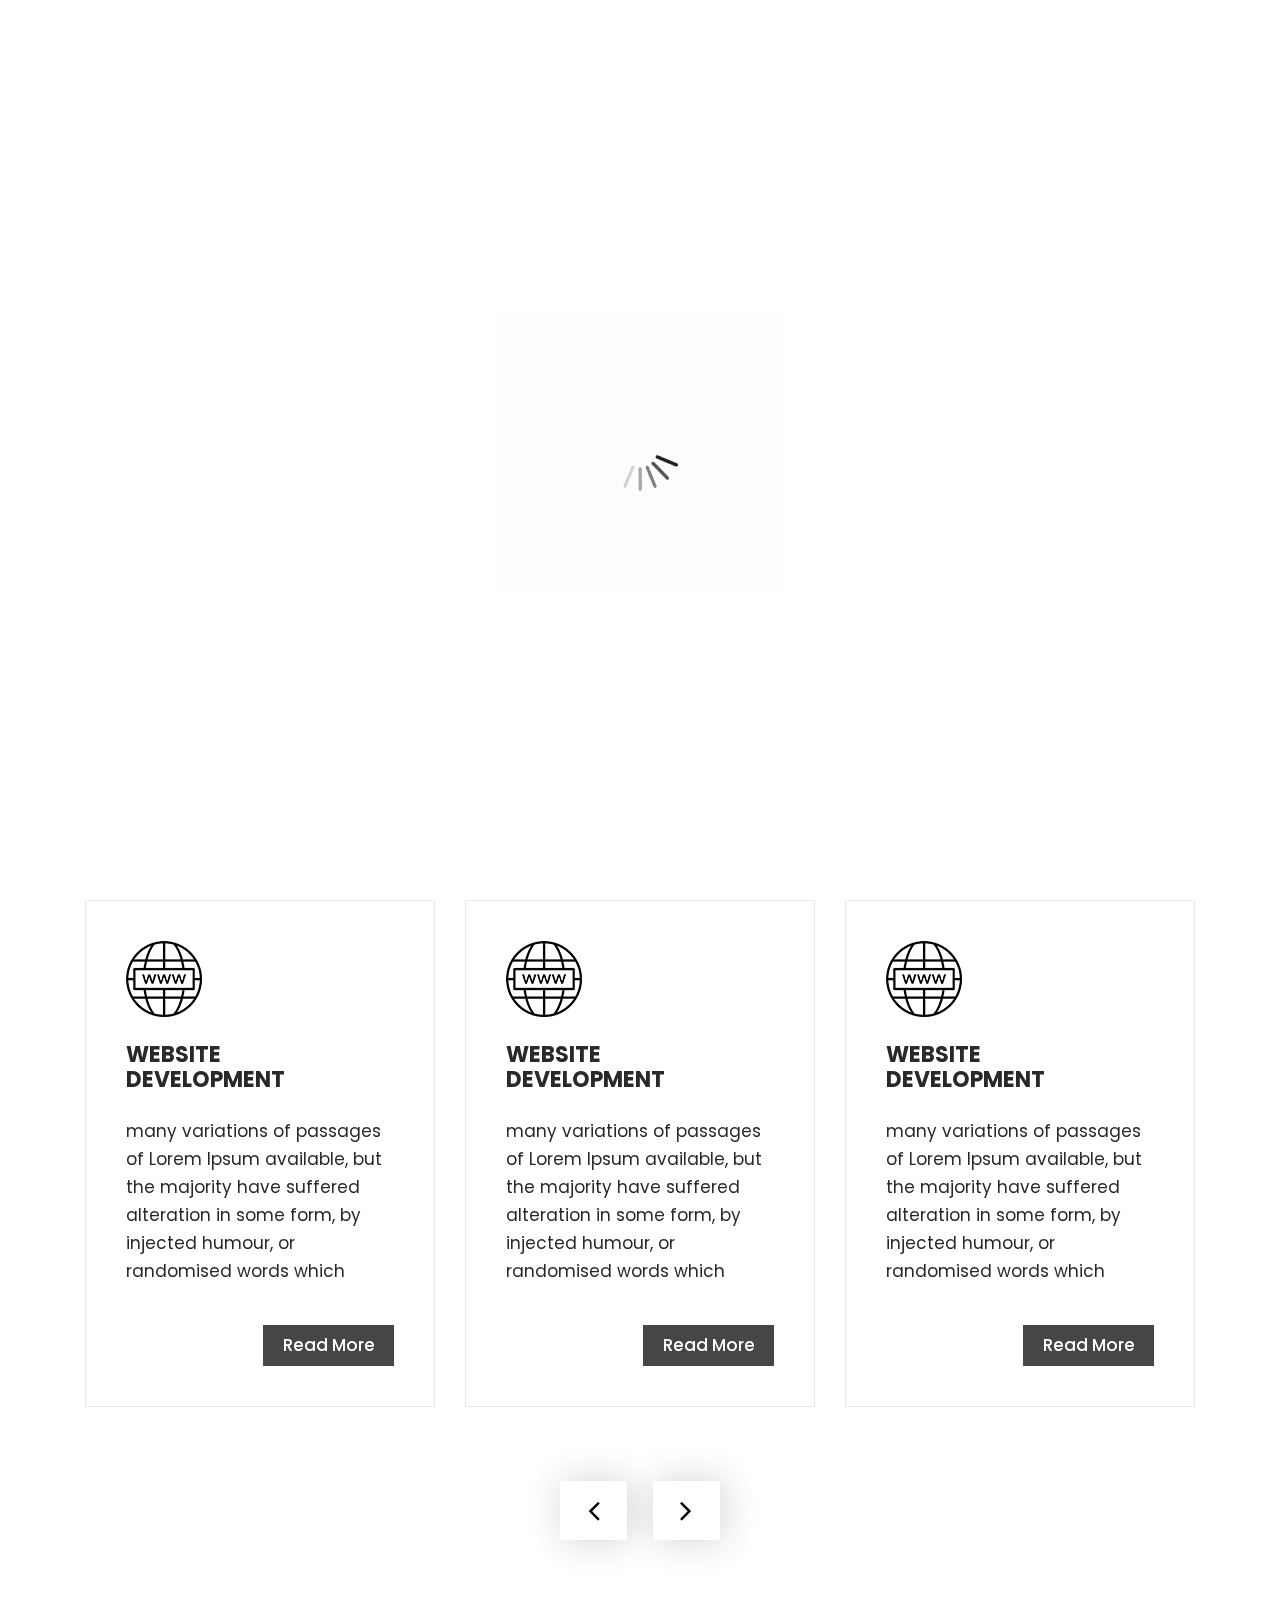
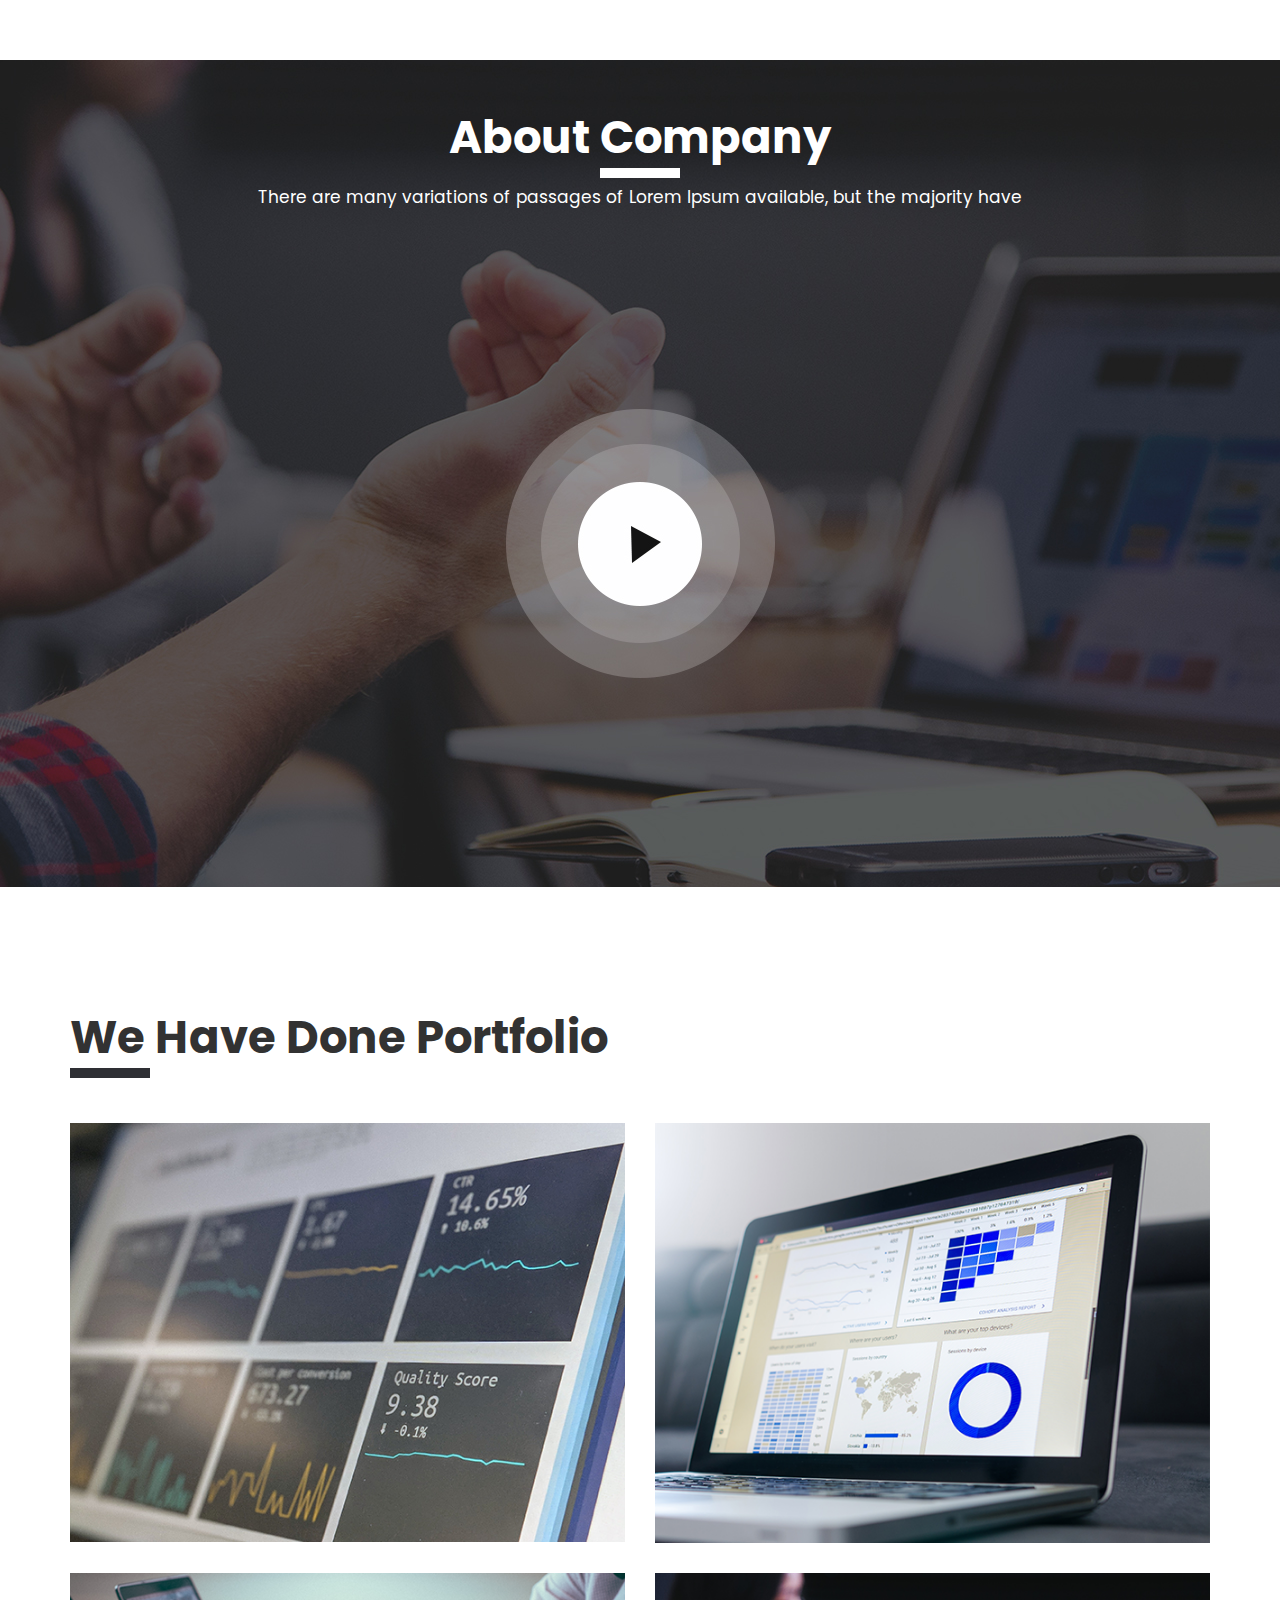
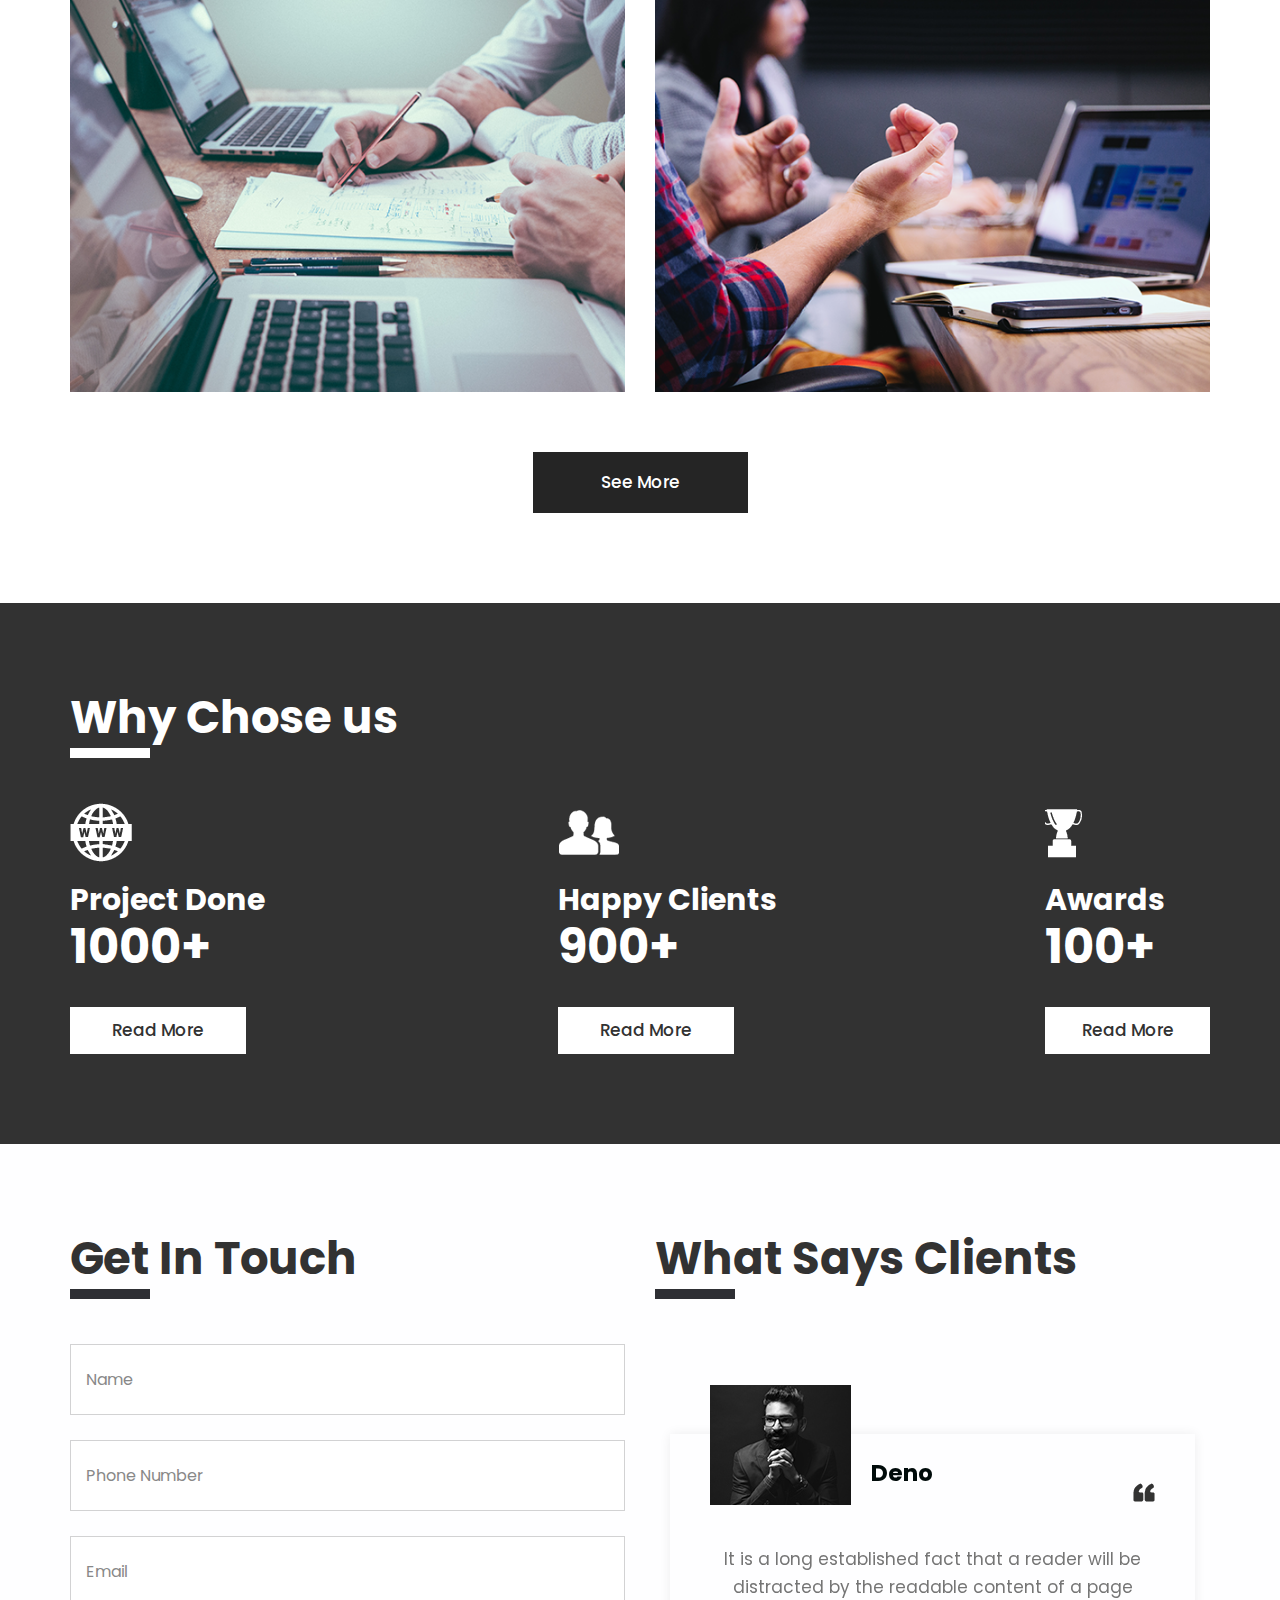
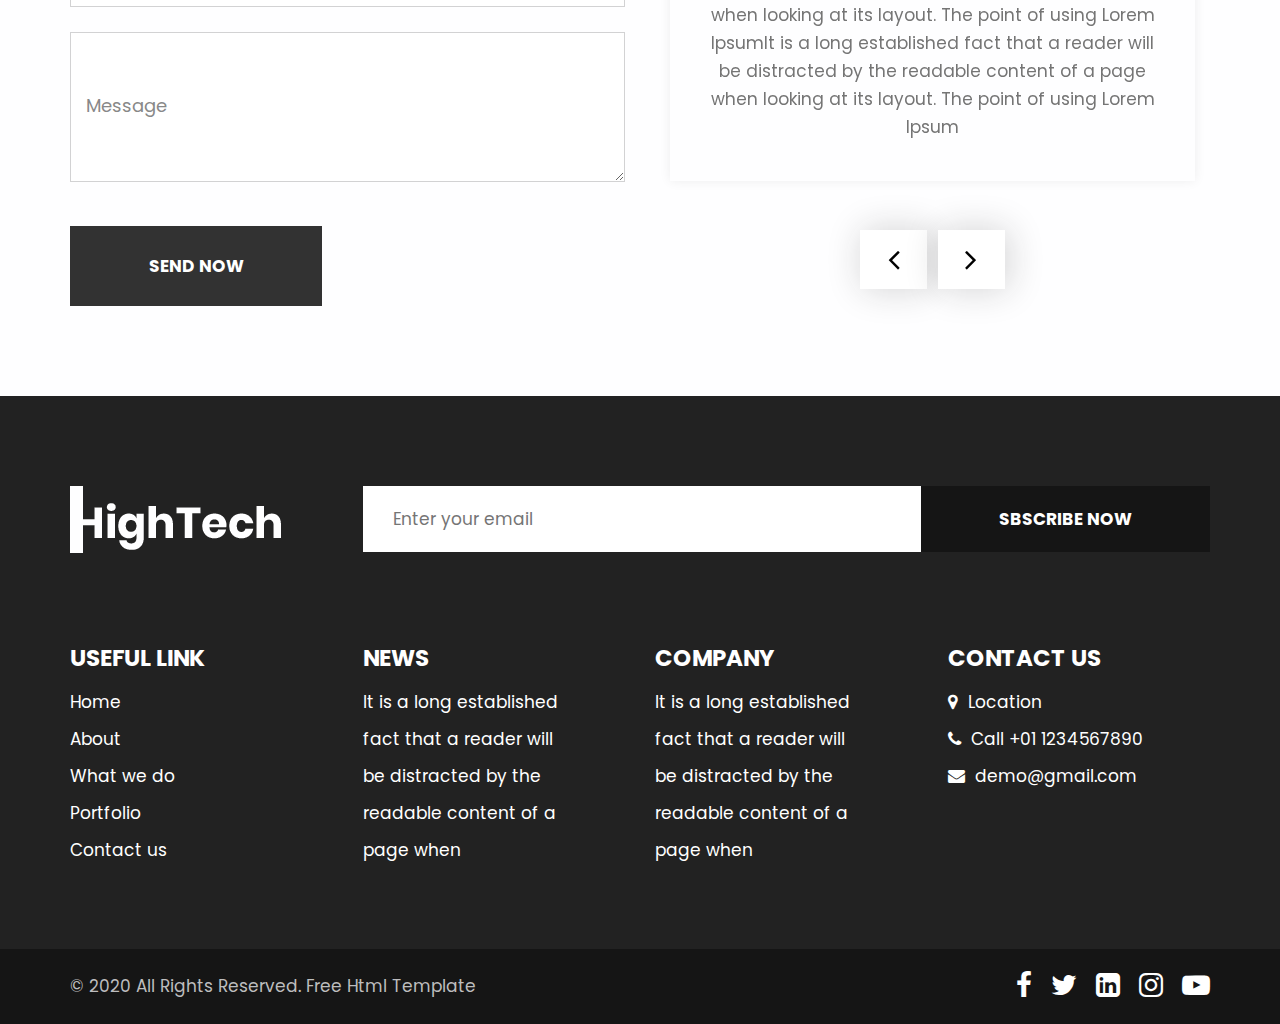
<file: hightech-html/index.html>
<!DOCTYPE html>
<html lang="en">
   <head>
      <!-- basic -->
      <meta charset="utf-8">
      <meta http-equiv="X-UA-Compatible" content="IE=edge">
      <!-- mobile metas -->
      <meta name="viewport" content="width=device-width, initial-scale=1">
      <meta name="viewport" content="initial-scale=1, maximum-scale=1">
      <!-- site metas -->
      <title>hightech</title>
      <meta name="keywords" content="">
      <meta name="description" content="">
      <meta name="author" content="">
      <!-- bootstrap css -->
      <link rel="stylesheet" href="css/bootstrap.min.css">
      <!-- style css -->
      <link rel="stylesheet" href="css/style.css">
      <!-- responsive-->
      <link rel="stylesheet" href="css/responsive.css">
      <!-- awesome fontfamily -->
      <link rel="stylesheet" href="https://cdnjs.cloudflare.com/ajax/libs/font-awesome/4.7.0/css/font-awesome.min.css">
      <!--[if lt IE 9]>
      <script src="https://oss.maxcdn.com/html5shiv/3.7.3/html5shiv.min.js"></script>
      <script src="https://oss.maxcdn.com/respond/1.4.2/respond.min.js"></script><![endif]-->
   </head>
   <!-- body -->
   <body class="main-layout">
      <!-- loader  -->
      <div class="loader_bg">
         <div class="loader"><img src="images/loading.gif" alt="" /></div>
      </div>
      <!-- end loader -->
      <!-- header -->
      <header>
         <div class="header">
            <div class="container-fluid">
               <div class="row d_flex">
                  <div class=" col-md-2 col-sm-3 col logo_section">
                     <div class="full">
                        <div class="center-desk">
                           <div class="logo">
                              <a href="index.html"><img src="images/logo.png" alt="#" /></a>
                           </div>
                        </div>
                     </div>
                  </div>
                  <div class="col-md-8 col-sm-9">
                     <nav class="navigation navbar navbar-expand-md navbar-dark ">
                        <button class="navbar-toggler" type="button" data-toggle="collapse" data-target="#navbarsExample04" aria-controls="navbarsExample04" aria-expanded="false" aria-label="Toggle navigation">
                        <span class="navbar-toggler-icon"></span>
                        </button>
                        <div class="collapse navbar-collapse" id="navbarsExample04">
                           <ul class="navbar-nav mr-auto">
                              <li class="nav-item active">
                                 <a class="nav-link" href="index.html">Home</a>
                              </li>
                              <li class="nav-item">
                                 <a class="nav-link" href="about.html">About</a>
                              </li>
                              <li class="nav-item">
                                 <a class="nav-link" href="we_do.html">What we do</a>
                              </li>
                              <li class="nav-item">
                                 <a class="nav-link" href="portfolio.html">Portfolio </a>
                              </li>
                              <li class="nav-item">
                                 <a class="nav-link" href="contact.html">Contact Us</a>
                              </li>
                           </ul>
                        </div>
                     </nav>
                  </div>
                  <div class="col-md-2 d_none">
                     <ul class="email text_align_right">
                        <li> <a href="Javascript:void(0)"> Login </a></li>
                        <li> <a href="Javascript:void(0)"> <i class="fa fa-search" style="cursor: pointer;" aria-hidden="true"> </i></a> </li>
                     </ul>
                  </div>
               </div>
            </div>
         </div>
      </header>
      <!-- end header -->
      <!-- start slider section -->
      <div id="top_section" class=" banner_main">
         <div class="container">
            <div class="row">
               <div class="col-md-12">
                  <div id="myCarousel" class="carousel slide" data-ride="carousel">
                     <ol class="carousel-indicators">
                        <li data-target="#myCarousel" data-slide-to="0" class="active"></li>
                        <li data-target="#myCarousel" data-slide-to="1"></li>
                        <li data-target="#myCarousel" data-slide-to="2"></li>
                        <li data-target="#myCarousel" data-slide-to="3"></li>
                     </ol>
                     <div class="carousel-inner">
                        <div class="carousel-item active">
                           <div class="container-fluid">
                              <div class="carousel-caption relative">
                                 <div class="bluid">
                                    <h1>Creative  <br>Work Idea </h1>
                                    <p>There are many variations of passages of Lorem Ipsum <br>available, but the majority have suffered alteration
                                    </p>
                                    <a class="read_more" href="about.html">About Company </a><a class="read_more" href="contact.html">Contact </a>
                                 </div>
                              </div>
                           </div>
                        </div>
                        <div class="carousel-item">
                           <div class="container-fluid">
                              <div class="carousel-caption relative">
                                 <div class="bluid">
                                    <h1>Creative  <br>Work Idea </h1>
                                    <p>There are many variations of passages of Lorem Ipsum <br>available, but the majority have suffered alteration
                                    </p>
                                    <a class="read_more" href="about.html">About Company </a><a class="read_more" href="contact.html">Contact </a>
                                 </div>
                              </div>
                           </div>
                        </div>
                        <div class="carousel-item">
                           <div class="container-fluid">
                              <div class="carousel-caption relative">
                                 <div class="bluid">
                                    <h1>Creative  <br>Work Idea </h1>
                                    <p>There are many variations of passages of Lorem Ipsum <br>available, but the majority have suffered alteration
                                    </p>
                                    <a class="read_more" href="about.html">About Company </a><a class="read_more" href="contact.html">Contact </a>
                                 </div>
                              </div>
                           </div>
                        </div>
                        <div class="carousel-item">
                           <div class="container-fluid">
                              <div class="carousel-caption relative">
                                 <div class="bluid">
                                    <h1>Creative  <br>Work Idea </h1>
                                    <p>There are many variations of passages of Lorem Ipsum <br>available, but the majority have suffered alteration
                                    </p>
                                    <a class="read_more" href="about.html">About Company </a><a class="read_more" href="contact.html">Contact </a>
                                 </div>
                              </div>
                           </div>
                        </div>
                     </div>
                     <a class="carousel-control-prev" href="#myCarousel" role="button" data-slide="prev">
                     <i class="fa fa-angle-left" aria-hidden="true"></i>
                     <span class="sr-only">Previous</span>
                     </a>
                     <a class="carousel-control-next" href="#myCarousel" role="button" data-slide="next">
                     <i class="fa fa-angle-right" aria-hidden="true"></i>
                     <span class="sr-only">Next</span>
                     </a>
                  </div>
               </div>
            </div>
         </div>
      </div>
      <!-- end slider section -->
      <!-- we_do -->
      <div class="we_do">
         <div class="container">
            <div class="row">
               <div class="col-md-12">
                  <div class="titlepage text_align_center">
                     <h2>What we do </h2>
                  </div>
               </div>
            </div>
            <div class="row">
               <div class="col-md-12">
                  <div id="we1" class="carousel slide" data-ride="carousel">
                     <ol class="carousel-indicators">
                        <li data-target="#we1" data-slide-to="0" class="active"></li>
                        <li data-target="#we1" data-slide-to="1"></li>
                        <li data-target="#we1" data-slide-to="2"></li>
                        <li data-target="#we1" data-slide-to="3"></li>
                     </ol>
                     <div class="carousel-inner">
                        <div class="carousel-item active">
                           <div class="container-fluid">
                              <div class="carousel-caption we1_do">
                                 <div class="row">
                                    <div class="col-md-4">
                                       <div id="bo_ho" class="we_box text_align_left">
                                          <i><img src="images/we1.png" alt="#"/></i>
                                          <h3>website <br>development</h3>
                                          <p>many variations of passages of Lorem Ipsum available, but the majority have suffered alteration in some form, by injected humour, or randomised words which
                                          </p>
                                          <a class="read_more" href="we_do">Read More</a>
                                       </div>
                                    </div>
                                    <div class="col-md-4">
                                       <div id="bo_ho" class="we_box text_align_left">
                                          <i><img src="images/we1.png" alt="#"/></i>
                                          <h3>website <br>development</h3>
                                          <p>many variations of passages of Lorem Ipsum available, but the majority have suffered alteration in some form, by injected humour, or randomised words which
                                          </p>
                                          <a class="read_more" href="we_do">Read More</a>
                                       </div>
                                    </div>
                                    <div class="col-md-4">
                                       <div id="bo_ho" class="we_box text_align_left">
                                          <i><img src="images/we1.png" alt="#"/></i>
                                          <h3>website <br>development</h3>
                                          <p>many variations of passages of Lorem Ipsum available, but the majority have suffered alteration in some form, by injected humour, or randomised words which
                                          </p>
                                          <a class="read_more" href="we_do">Read More</a>
                                       </div>
                                    </div>
                                 </div>
                              </div>
                           </div>
                        </div>
                        <div class="carousel-item">
                           <div class="container-fluid">
                              <div class="carousel-caption we1_do">
                                 <div class="row">
                                    <div class="col-md-4">
                                       <div id="bo_ho" class="we_box text_align_left">
                                          <i><img src="images/we1.png" alt="#"/></i>
                                          <h3>website <br>development</h3>
                                          <p>many variations of passages of Lorem Ipsum available, but the majority have suffered alteration in some form, by injected humour, or randomised words which
                                          </p>
                                          <a class="read_more" href="we_do">Read More</a>
                                       </div>
                                    </div>
                                    <div class="col-md-4">
                                       <div id="bo_ho" class="we_box text_align_left">
                                          <i><img src="images/we2.png" alt="#"/></i>
                                          <h3>App <br>development</h3>
                                          <p>many variations of passages of Lorem Ipsum available, but the majority have suffered alteration in some form, by injected humour, or randomised words which
                                          </p>
                                          <a class="read_more" href="we_do">Read More</a>
                                       </div>
                                    </div>
                                    <div class="col-md-4">
                                       <div id="bo_ho" class="we_box text_align_left">
                                          <i><img src="images/we3.png" alt="#"/></i>
                                          <h3>website <br>design</h3>
                                          <p>many variations of passages of Lorem Ipsum available, but the majority have suffered alteration in some form, by injected humour, or randomised words which
                                          </p>
                                          <a class="read_more" href="we_do">Read More</a>
                                       </div>
                                    </div>
                                 </div>
                              </div>
                           </div>
                        </div>
                        <div class="carousel-item">
                           <div class="container-fluid">
                              <div class="carousel-caption we1_do">
                                 <div class="row">
                                    <div class="col-md-4">
                                       <div id="bo_ho" class="we_box text_align_left">
                                          <i><img src="images/we1.png" alt="#"/></i>
                                          <h3>website <br>development</h3>
                                          <p>many variations of passages of Lorem Ipsum available, but the majority have suffered alteration in some form, by injected humour, or randomised words which
                                          </p>
                                          <a class="read_more" href="we_do">Read More</a>
                                       </div>
                                    </div>
                                    <div class="col-md-4">
                                       <div id="bo_ho" class="we_box text_align_left">
                                          <i><img src="images/we1.png" alt="#"/></i>
                                          <h3>website <br>development</h3>
                                          <p>many variations of passages of Lorem Ipsum available, but the majority have suffered alteration in some form, by injected humour, or randomised words which
                                          </p>
                                          <a class="read_more" href="we_do">Read More</a>
                                       </div>
                                    </div>
                                    <div class="col-md-4">
                                       <div id="bo_ho" class="we_box text_align_left">
                                          <i><img src="images/we1.png" alt="#"/></i>
                                          <h3>website <br>development</h3>
                                          <p>many variations of passages of Lorem Ipsum available, but the majority have suffered alteration in some form, by injected humour, or randomised words which
                                          </p>
                                          <a class="read_more" href="we_do">Read More</a>
                                       </div>
                                    </div>
                                 </div>
                              </div>
                           </div>
                        </div>
                     </div>
                     <a class="carousel-control-prev" href="#we1" role="button" data-slide="prev">
                     <i class="fa fa-angle-left" aria-hidden="true"></i>
                     <span class="sr-only">Previous</span>
                     </a>
                     <a class="carousel-control-next" href="#we1" role="button" data-slide="next">
                     <i class="fa fa-angle-right" aria-hidden="true"></i>
                     <span class="sr-only">Next</span>
                     </a>
                  </div>
               </div>
            </div>
         </div>
      </div>
      <!-- end we_do -->
      <!-- about -->
      <div class="about">
         <div class="container">
            <div class="row">
               <div class="col-md-12">
                  <div class="titlepage text_align_center">
                     <h2>About Company</h2>
                     <p>There are many variations of passages of Lorem Ipsum available, but the majority have </p>
                  </div>
               </div>
            </div>
         </div>
      </div>
      <!-- end about -->
      <!-- portfolio -->
      <div class="portfolio">
         <div class="container">
            <div class="row">
               <div class="col-md-12">
                  <div class="titlepage text_align_left">
                     <h2>We Have Done Portfolio  </h2>
                  </div>
               </div>
            </div>
            <div class="row">
               <div class="col-md-6">
                  <div id="ho_nf" class="portfolio_main text_align_left">
                     <figure>
                        <img src="images/prot1.png" alt="#"/>
                        <div class="portfolio_text">
                           <div class="li_icon">
                              <a href="Javascript:void(0)"><i class="fa fa-search" aria-hidden="true"></i></a>
                              <a href="Javascript:void(0)"><i class="fa fa-link" aria-hidden="true"></i></a>
                           </div>
                           <h3>Carrency Dashbord</h3>
                           <p>There are many variations of passages of Lorem Ipsum available, but the majoraity have suffered alteration in some form, by injected humour, or randomised words which don't look even slightly believable</p>
                        </div>
                     </figure>
                  </div>
               </div>
               <div class="col-md-6">
                  <div id="ho_nf" class="portfolio_main text_align_left">
                     <figure>
                        <img src="images/prot2.png" alt="#"/>
                        <div class="portfolio_text">
                           <div class="li_icon">
                              <a href="Javascript:void(0)"><i class="fa fa-search" aria-hidden="true"></i></a>
                              <a href="Javascript:void(0)"><i class="fa fa-link" aria-hidden="true"></i></a>
                           </div>
                           <h3>Carrency Dashbord</h3>
                           <p>There are many variations of passages of Lorem Ipsum available, but the majoraity have suffered alteration in some form, by injected humour, or randomised words which don't look even slightly believable</p>
                        </div>
                     </figure>
                  </div>
               </div>
               <div class="col-md-6">
                  <div id="ho_nf" class="portfolio_main text_align_left">
                     <figure>
                        <img src="images/prot3.png" alt="#"/>
                        <div class="portfolio_text">
                           <div class="li_icon">
                              <a href="Javascript:void(0)"><i class="fa fa-search" aria-hidden="true"></i></a>
                              <a href="Javascript:void(0)"><i class="fa fa-link" aria-hidden="true"></i></a>
                           </div>
                           <h3>Carrency Dashbord</h3>
                           <p>There are many variations of passages of Lorem Ipsum available, but the majoraity have suffered alteration in some form, by injected humour, or randomised words which don't look even slightly believable</p>
                        </div>
                     </figure>
                  </div>
               </div>
               <div class="col-md-6">
                  <div id="ho_nf" class="portfolio_main text_align_left">
                     <figure>
                        <img src="images/prot4.png" alt="#"/>
                        <div class="portfolio_text">
                           <div class="li_icon">
                              <a href="Javascript:void(0)"><i class="fa fa-search" aria-hidden="true"></i></a>
                              <a href="Javascript:void(0)"><i class="fa fa-link" aria-hidden="true"></i></a>
                           </div>
                           <h3>Carrency Dashbord</h3>
                           <p>There are many variations of passages of Lorem Ipsum available, but the majoraity have suffered alteration in some form, by injected humour, or randomised words which don't look even slightly believable</p>
                        </div>
                     </figure>
                  </div>
               </div>
               <div class="col-md-12">
                  <a class="read_more" href="portfolio.html">See More</a>
               </div>
            </div>
         </div>
      </div>
      <!-- end portfolio -->
      <!-- chose -->
      <div class="chose">
         <div class="container">
            <div class="row d_flex">
               <div class="col-md-12">
                  <div class="titlepage text_align_left">
                     <h2>Why Chose us</h2>
                  </div>
               </div>
               <div class="col-lg-5 col-md-4">
                  <div class="chose_box">
                     <i><img src="images/chose1.png" alt="#"/></i>
                     <h3>Project Done </h3>
                     <strong>1000+</strong>
                     <a class="read_more" href="Javascript:void(0)">Read More</a>
                  </div>
               </div>
               <div class="col-lg-5 col-md-4">
                  <div class="chose_box">
                     <i><img src="images/chose2.png" alt="#"/></i>
                     <h3>Happy Clients </h3>
                     <strong>900+</strong>
                     <a class="read_more" href="Javascript:void(0)">Read More</a>
                  </div>
               </div>
               <div class="col-lg-2 col-md-4">
                  <div class="chose_box">
                     <i><img src="images/chose3.png" alt="#"/></i>
                     <h3>Awards</h3>
                     <strong>100+</strong>
                     <a class="read_more" href="Javascript:void(0)">Read More</a>
                  </div>
               </div>
            </div>
         </div>
      </div>
      <!-- end chose -->
      <!-- contact -->
      <div class="contact">
         <div class="container">
            <div class="row ">
               <div class="col-md-6">
                  <div class="titlepage text_align_left">
                     <h2>Get In Touch</h2>
                  </div>
                  <form id="request" class="main_form">
                     <div class="row">
                        <div class="col-md-12">
                           <input class="contactus" placeholder="Name" type="type" name=" Name"> 
                        </div>
                        <div class="col-md-12">
                           <input class="contactus" placeholder="Phone Number" type="type" name="Phone Number">                          
                        </div>
                        <div class="col-md-12">
                           <input class="contactus" placeholder="Email" type="type" name="Email">                          
                        </div>
                        <div class="col-md-12">
                           <textarea class="textarea" placeholder="Message" type="type" Message="Name"></textarea>
                        </div>
                        <div class="col-md-12">
                           <button class="send_btn">Send Now</button>
                        </div>
                     </div>
                  </form>
               </div>
               <div class="col-md-6">
                  <div class="titlepage text_align_left">
                     <h2>What Says Clients</h2>
                  </div>
                  <div id="clientsl" class="carousel slide our_clientsl" data-ride="carousel">
                     <ol class="carousel-indicators">
                        <li data-target="#clientsl" data-slide-to="0" class="active"></li>
                        <li data-target="#clientsl" data-slide-to="1"></li>
                        <li data-target="#clientsl" data-slide-to="2"></li>
                     </ol>
                     <div class="carousel-inner">
                        <div class="carousel-item active">
                           <div class="container">
                              <div class="carousel-caption posi_in">
                                 <div class="clientsl_text">
                                    <i><img src="images/clint.jpg" alt="#"/></i>
                                    <h3>Deno <img src="images/icon.png" alt="#"/></h3>
                                    <p>It is a long established fact that a reader will be distracted by the readable content of a page when looking at its layout. The point of using Lorem IpsumIt is a long established fact that a reader will be distracted by the readable content of a page when looking at its layout. The point of using Lorem Ipsum</p>
                                 </div>
                              </div>
                           </div>
                        </div>
                        <div class="carousel-item">
                           <div class="container">
                              <div class="carousel-caption posi_in">
                                 <div class="clientsl_text">
                                    <i><img src="images/clint.jpg" alt="#"/></i>
                                    <h3>Deno <img src="images/icon.png" alt="#"/></h3>
                                    <p>It is a long established fact that a reader will be distracted by the readable content of a page when looking at its layout. The point of using Lorem IpsumIt is a long established fact that a reader will be distracted by the readable content of a page when looking at its layout. The point of using Lorem Ipsum</p>
                                 </div>
                              </div>
                           </div>
                        </div>
                        <div class="carousel-item">
                           <div class="container">
                              <div class="carousel-caption posi_in">
                                 <div class="clientsl_text">
                                    <i><img src="images/clint.jpg" alt="#"/></i>
                                    <h3>Deno <img src="images/icon.png" alt="#"/></h3>
                                    <p>It is a long established fact that a reader will be distracted by the readable content of a page when looking at its layout. The point of using Lorem IpsumIt is a long established fact that a reader will be distracted by the readable content of a page when looking at its layout. The point of using Lorem Ipsum</p>
                                 </div>
                              </div>
                           </div>
                        </div>
                     </div>
                     <a class="carousel-control-prev" href="#clientsl" role="button" data-slide="prev">
                     <i class="fa fa-angle-left" aria-hidden="true"></i>
                     <span class="sr-only">Previous</span>
                     </a>
                     <a class="carousel-control-next" href="#clientsl" role="button" data-slide="next">
                     <i class="fa fa-angle-right" aria-hidden="true"></i>
                     <span class="sr-only">Next</span>
                     </a>
                  </div>
               </div>
            </div>
         </div>
      </div>
      <!-- contact -->
      <!-- footer -->
      <footer>
         <div class="footer">
            <div class="container">
               <div class="row">
                  <div class="col-md-3">
                     <a class="logo_footer" href="index.html"><img src="images/logo_footer.png" alt="#" /></a>
                  </div>
                  <div class="col-md-9">
                     <form class="newslatter_form">
                        <input class="ente" placeholder="Enter your email" type="text" name="Enter your email">
                        <button class="subs_btn">Sbscribe Now</button>
                     </form>
                  </div>
                  <div class="col-md-3 col-sm-6"
                  >
                     <div class="Informa helpful">
                        <h3>Useful  Link</h3>
                        <ul>
                           <li><a href="index.html">Home</a></li>
                           <li><a href="about.html">About</a></li>
                           <li><a href="we_do.html">What we do</a></li>
                           <li><a href="portfolio.html">Portfolio</a></li>
                           <li><a href="contact.html">Contact us</a></li>
                        </ul>
                     </div>
                  </div>
                  <div class="col-md-3 col-sm-6">
                     <div class="Informa">
                        <h3>News</h3>
                        <ul>
                           <li>It is a long established                            
                           </li>
                           <li>fact that a reader will                           
                           </li>
                           <li>be distracted by the                           
                           </li>
                           <li>readable content of a                              
                           </li>
                           <li>page when                          
                           </li>
                        </ul>
                     </div>
                  </div>
                  <div class="col-md-3 col-sm-6">
                     <div class="Informa">
                        <h3>company</h3>
                        <ul>
                           <li>It is a long established                             
                           </li>
                           <li>fact that a reader will                            
                           </li>
                           <li>be distracted by the                          
                           </li>
                           <li>readable content of a                              
                           </li>
                           <li>page when                          
                           </li>
                        </ul>
                     </div>
                  </div>
                  <div class="col-md-3 col-sm-6">
                     <div class="Informa conta">
                        <h3>contact Us</h3>
                        <ul>
                           <li> <a href="Javascript:void(0)"> <i class="fa fa-map-marker" aria-hidden="true"></i> Location
                              </a>
                           </li>
                           <li> <a href="Javascript:void(0)"><i class="fa fa-phone" aria-hidden="true"></i> Call +01 1234567890
                              </a>
                           </li>
                           <li> <a href="Javascript:void(0)"> <i class="fa fa-envelope" aria-hidden="true"></i> demo@gmail.com
                              </a>
                           </li>
                        </ul>
                     </div>
                  </div>
               </div>
            </div>
            <div class="copyright text_align_left">
               <div class="container">
                  <div class="row d_flex">
                     <div class="col-md-6">
                        <p>© 2020 All Rights Reserved.  <a href="https://html.design/"> Free Html Template</a></p>
                     </div>
                     <div class="col-md-6">
                        <ul class="social_icon text_align_center">
                           <li> <a href="Javascript:void(0)"><i class="fa fa-facebook-f"></i></a></li>
                           <li> <a href="Javascript:void(0)"><i class="fa fa-twitter"></i></a></li>
                           <li> <a href="Javascript:void(0)"><i class="fa fa-linkedin-square" aria-hidden="true"></i></a></li>
                           <li> <a href="Javascript:void(0)"><i class="fa fa-instagram" aria-hidden="true"></i></a></li>
                           <li> <a href="Javascript:void(0)"><i class="fa fa-youtube-play" aria-hidden="true"></i></a></li>
                        </ul>
                     </div>
                  </div>
               </div>
            </div>
         </div>
      </footer>
      <!-- end footer -->
      <!-- Javascript files-->
      <script src="js/jquery.min.js"></script>
      <script src="js/bootstrap.bundle.min.js"></script>
      <script src="js/jquery-3.0.0.min.js"></script>
      <script src="js/custom.js"></script>
   </body>
</html>
</file>
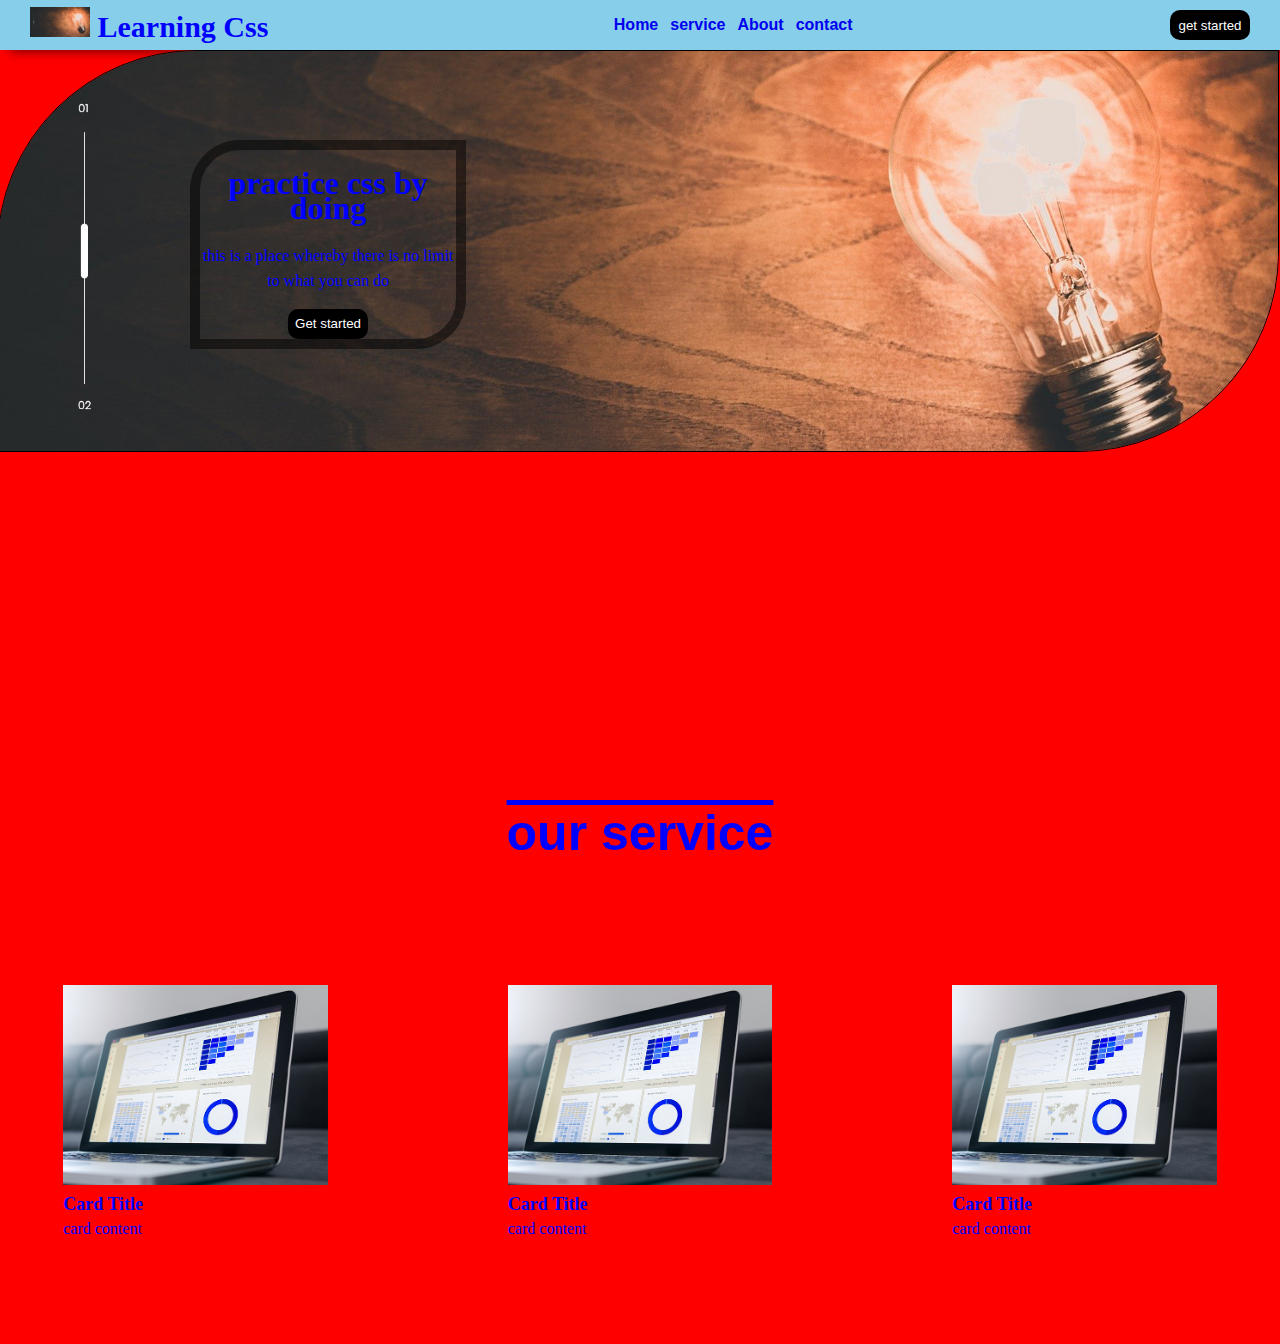
<file: Learning-css/index.html>
<!DOCTYPE html>
<html lang="en">
<head>
    <meta charset="UTF-8">
    <meta name="viewport" content="width=device-width, initial-scale=1.0">
    <title>Learning css</title>
    <link rel="stylesheet" href="./asset/css/style.css">
</head>
<body>
    <div class="navbar">
        <div class="nav-brand">
            <img src="./asset/img/b1.jpg" alt="">
            <Span>Learning Css </Span>
        </div>
        <ul class="nav-list">
            <li class="list-items"><a href="#home">Home</a></li>
            <li class="list-items"><a href="#service">service</a></li>
            <li class="list-items"><a href="#about">About</a></li>
            <li class="list-items"><a href="#contact">contact</a></li>
        </ul>
        <div>
            <button type="button">get started</button>
        </div>
    </div>
    <div class="hero">
        <img src="./asset/img/b1.jpg" alt="">
        <div class="write-up">
            <h1>practice css by doing</h1>
            <p>this is a place whereby there is no limit to what you can do </p>
            <button type="button">Get started</button>
        </div>
    </div>
     <h1 class="service-title">our service</h1>
     <div class="service">
        <div class="card">
            <img src="./asset/img/prot2.png" alt=""><br>
            <h2>Card Title</h2>
            <p>card content</p>
        </div>
        <div class="card">
            <img src="./asset/img/prot2.png" alt="">
            <h2>Card Title</h2>
            <p>card content</p>
        </div>
        <div class="card">
            <img src="./asset/img/prot2.png" alt="">
            <h2>Card Title</h2>
            <p>card content</p>
        </div>
    </div>
    
    
   
</body>
</html>
</file>
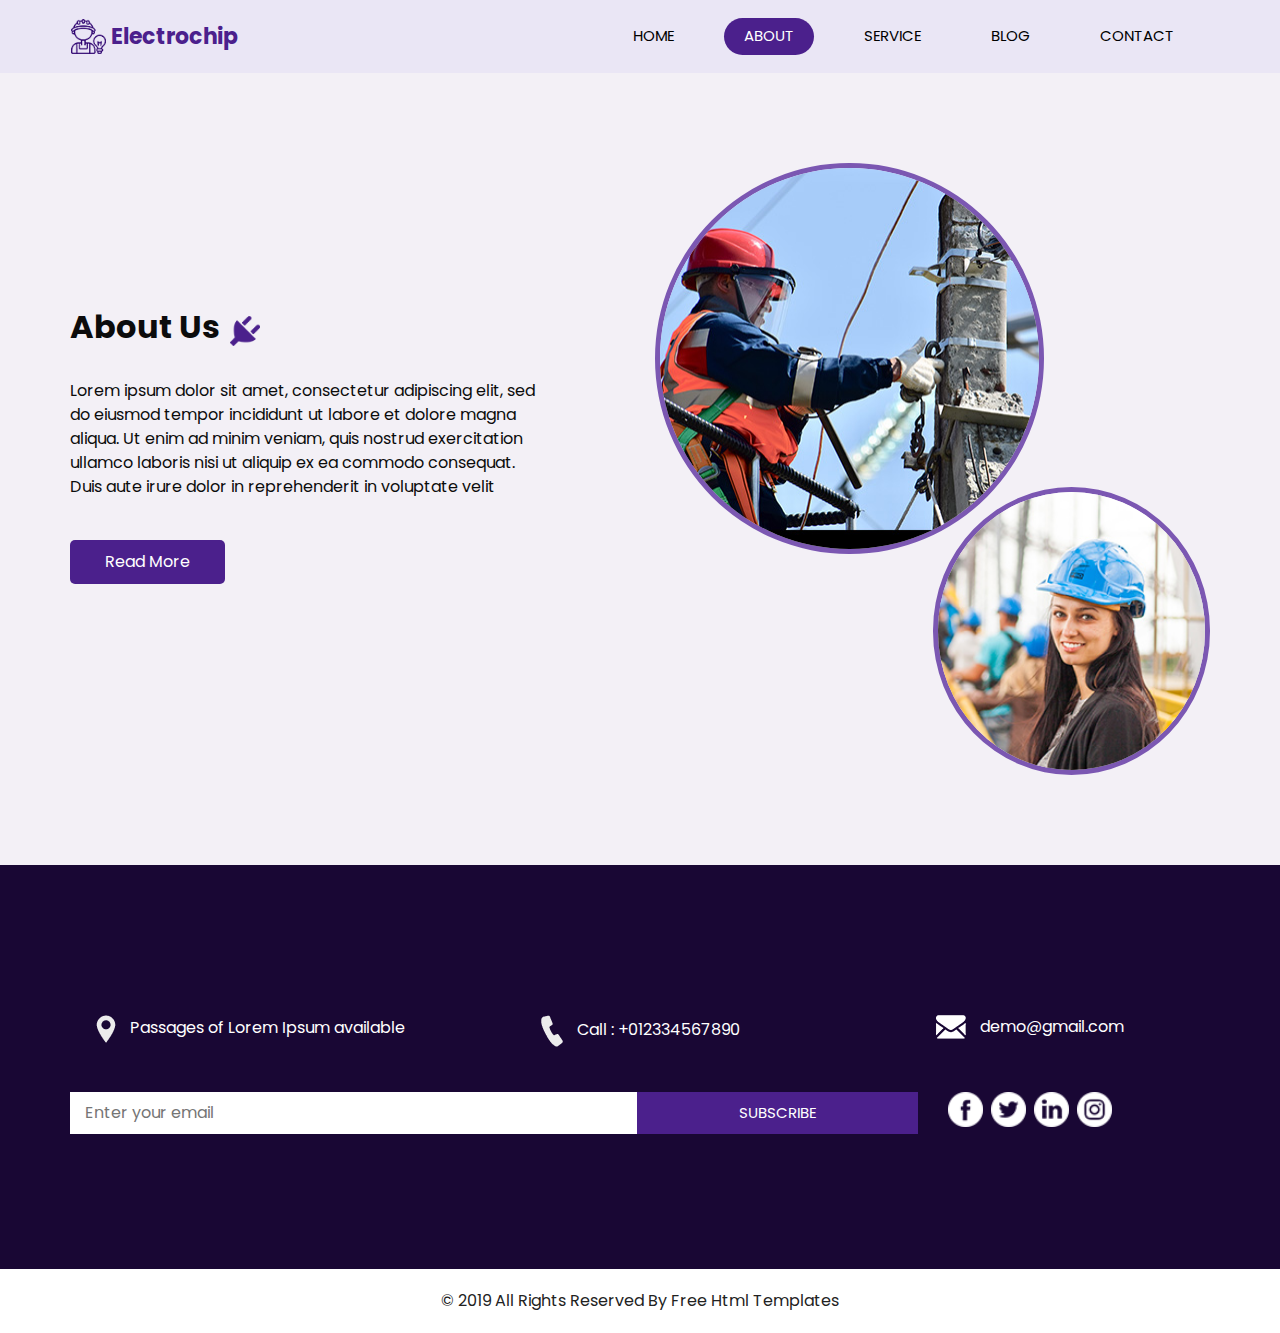
<file: electrochip-html/about.html>
<!DOCTYPE html>
<html>

<head>
  <!-- Basic -->
  <meta charset="utf-8" />
  <meta http-equiv="X-UA-Compatible" content="IE=edge" />
  <!-- Mobile Metas -->
  <meta name="viewport" content="width=device-width, initial-scale=1, shrink-to-fit=no" />
  <!-- Site Metas -->
  <meta name="keywords" content="" />
  <meta name="description" content="" />
  <meta name="author" content="" />

  <title>Electrochip</title>

  <!-- slider stylesheet -->
  <link rel="stylesheet" type="text/css" href="https://cdnjs.cloudflare.com/ajax/libs/OwlCarousel2/2.1.3/assets/owl.carousel.min.css" />

  <!-- bootstrap core css -->
  <link rel="stylesheet" type="text/css" href="css/bootstrap.css" />

  <!-- fonts style -->
  <link href="https://fonts.googleapis.com/css?family=Poppins:400,600,700&display=swap" rel="stylesheet">
  <!-- Custom styles for this template -->
  <link href="css/style.css" rel="stylesheet" />
  <!-- responsive style -->
  <link href="css/responsive.css" rel="stylesheet" />
</head>

<body class="sub_page">

  <div class="hero_area">
    <!-- header section strats -->
    <header class="header_section">
      <div class="container">
        <nav class="navbar navbar-expand-lg custom_nav-container ">
          <a class="navbar-brand" href="index.html">
            <img src="images/logo.png" alt="">
            <span>
              Electrochip
            </span>
          </a>
          <button class="navbar-toggler" type="button" data-toggle="collapse" data-target="#navbarSupportedContent" aria-controls="navbarSupportedContent" aria-expanded="false" aria-label="Toggle navigation">
            <span class="s-1"> </span>
            <span class="s-2"> </span>
            <span class="s-3"> </span>
          </button>

          <div class="collapse navbar-collapse" id="navbarSupportedContent">
            <div class="d-flex ml-auto flex-column flex-lg-row align-items-center">
              <ul class="navbar-nav  ">
                <li class="nav-item ">
                  <a class="nav-link" href="index.html">Home <span class="sr-only">(current)</span></a>
                </li>
                <li class="nav-item active">
                  <a class="nav-link" href="about.html"> About</a>
                </li>
                <li class="nav-item">
                  <a class="nav-link" href="service.html"> Service </a>
                </li>
                <li class="nav-item">
                  <a class="nav-link" href="blog.html"> Blog </a>
                </li>
                <li class="nav-item">
                  <a class="nav-link" href="contact.html">Contact </a>
                </li>
              </ul>
            </div>
          </div>
        </nav>
      </div>
    </header>
    <!-- end header section -->
  </div>



  <!-- about section -->
  <section class="about_section layout_padding">
    <div class="container">
      <div class="row">
        <div class="col-md-6">
          <div class="detail-box">
            <div class="heading_container">
              <h2>
                About Us
              </h2>
              <img src="images/plug.png" alt="">
            </div>
            <p>
              Lorem ipsum dolor sit amet, consectetur adipiscing elit, sed do
              eiusmod tempor incididunt ut labore et dolore magna aliqua. Ut
              enim ad minim veniam, quis nostrud exercitation ullamco laboris
              nisi ut aliquip ex ea commodo consequat. Duis aute irure dolor
              in reprehenderit in voluptate velit
            </p>
            <a href="">
              Read More
            </a>
          </div>
        </div>
        <div class="col-md-6">
          <div class="img_container">
            <div class="img-box b1">
              <img src="images/about-img1.jpg" alt="" />
            </div>
            <div class="img-box b2">
              <img src="images/about-img2.jpg" alt="" />
            </div>
          </div>

        </div>

      </div>
    </div>
  </section>

  <!-- end about section -->

  <!-- info section -->

  <section class="info_section layout_padding">
    <div class="container">
      <div class="info_contact">
        <div class="row">
          <div class="col-md-4">
            <a href="">
              <img src="images/location-white.png" alt="">
              <span>
                Passages of Lorem Ipsum available
              </span>
            </a>
          </div>
          <div class="col-md-4">
            <a href="">
              <img src="images/telephone-white.png" alt="">
              <span>
                Call : +012334567890
              </span>
            </a>
          </div>
          <div class="col-md-4">
            <a href="">
              <img src="images/envelope-white.png" alt="">
              <span>
                demo@gmail.com
              </span>
            </a>
          </div>
        </div>
      </div>
      <div class="row">
        <div class="col-md-8 col-lg-9">
          <div class="info_form">
            <form action="">
              <input type="text" placeholder="Enter your email">
              <button>
                subscribe
              </button>
            </form>
          </div>
        </div>
        <div class="col-md-4 col-lg-3">
          <div class="info_social">
            <div>
              <a href="">
                <img src="images/fb.png" alt="">
              </a>
            </div>
            <div>
              <a href="">
                <img src="images/twitter.png" alt="">
              </a>
            </div>
            <div>
              <a href="">
                <img src="images/linkedin.png" alt="">
              </a>
            </div>
            <div>
              <a href="">
                <img src="images/instagram.png" alt="">
              </a>
            </div>
          </div>
        </div>
      </div>

    </div>
  </section>

  <!-- end info section -->

  <!-- footer section -->
  <footer class="container-fluid footer_section">
    <div class="container">
      <div class="row">
        <div class="col-lg-7 col-md-9 mx-auto">
          <p>
            &copy; 2019 All Rights Reserved By
            <a href="https://html.design/">Free Html Templates</a>
          </p>
        </div>
      </div>
    </div>
  </footer>
  <!-- footer section -->


  <script src="js/jquery-3.4.1.min.js"></script>
  <script src="js/bootstrap.js"></script>

</body>

</html>
</file>
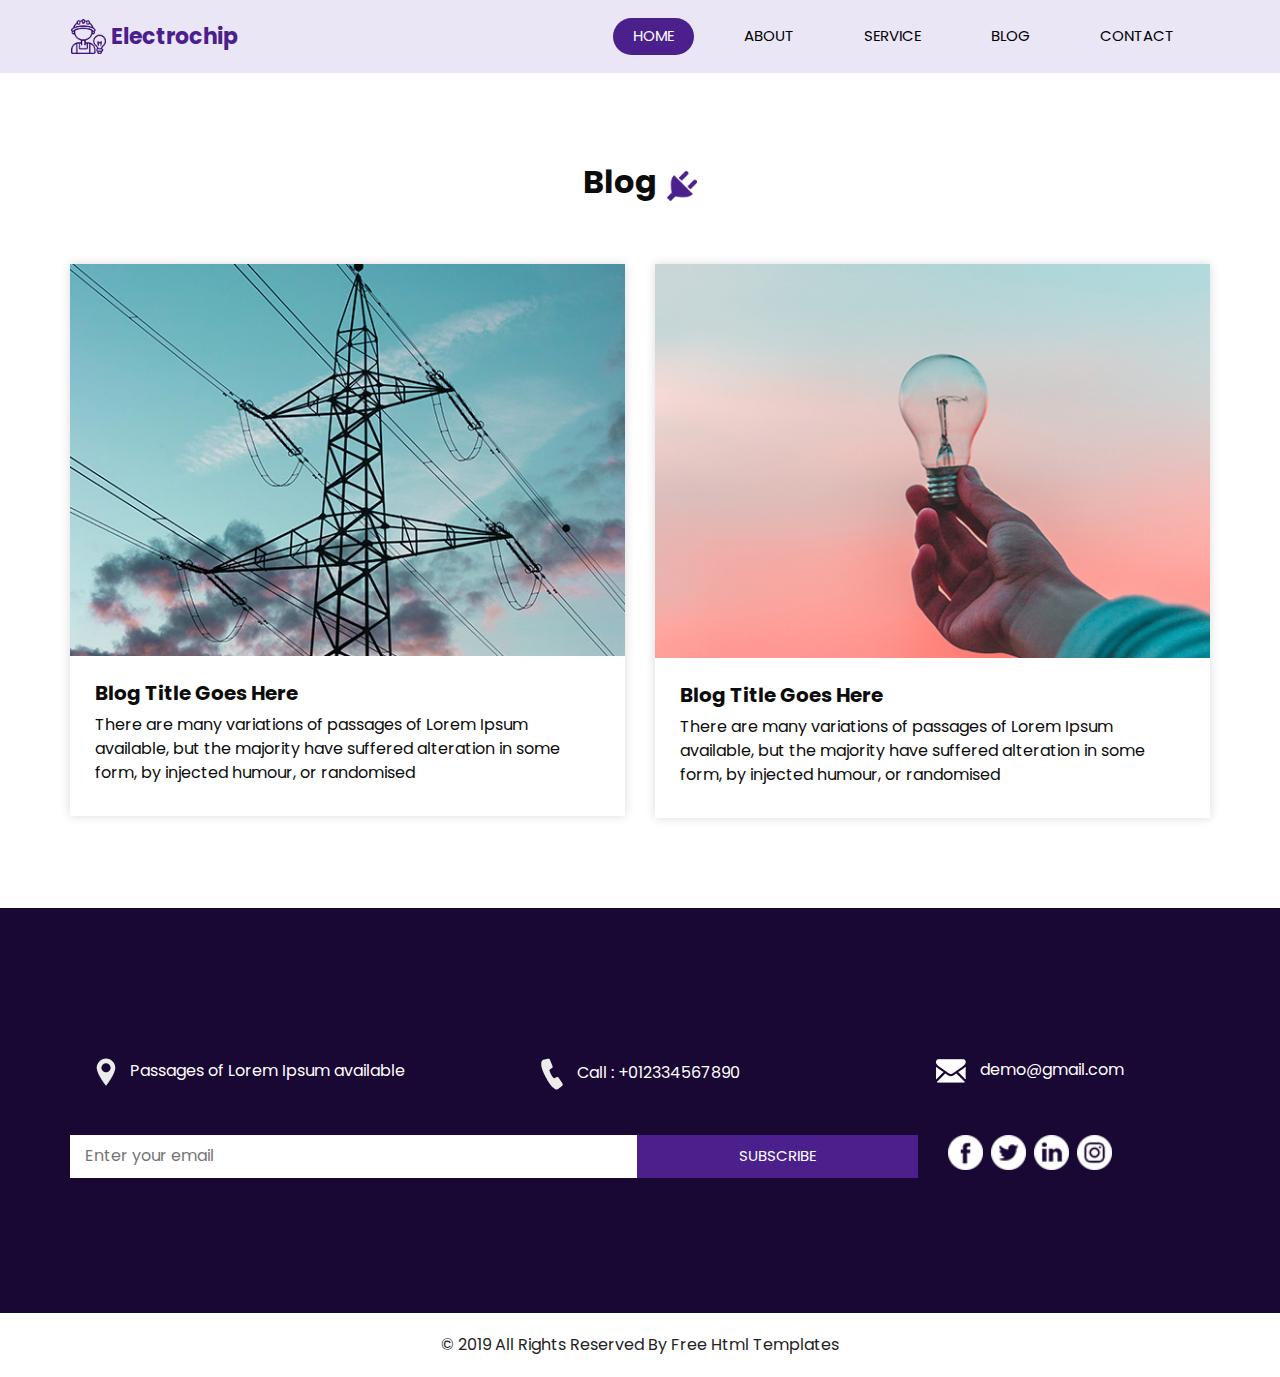
<file: electrochip-html/blog.html>
<!DOCTYPE html>
<html>

<head>
  <!-- Basic -->
  <meta charset="utf-8" />
  <meta http-equiv="X-UA-Compatible" content="IE=edge" />
  <!-- Mobile Metas -->
  <meta name="viewport" content="width=device-width, initial-scale=1, shrink-to-fit=no" />
  <!-- Site Metas -->
  <meta name="keywords" content="" />
  <meta name="description" content="" />
  <meta name="author" content="" />

  <title>Electrochip</title>

  <!-- slider stylesheet -->
  <link rel="stylesheet" type="text/css" href="https://cdnjs.cloudflare.com/ajax/libs/OwlCarousel2/2.1.3/assets/owl.carousel.min.css" />

  <!-- bootstrap core css -->
  <link rel="stylesheet" type="text/css" href="css/bootstrap.css" />

  <!-- fonts style -->
  <link href="https://fonts.googleapis.com/css?family=Poppins:400,600,700&display=swap" rel="stylesheet">
  <!-- Custom styles for this template -->
  <link href="css/style.css" rel="stylesheet" />
  <!-- responsive style -->
  <link href="css/responsive.css" rel="stylesheet" />
</head>

<body class="sub_page">

  <div class="hero_area">
    <!-- header section strats -->
    <header class="header_section">
      <div class="container">
        <nav class="navbar navbar-expand-lg custom_nav-container ">
          <a class="navbar-brand" href="index.html">
            <img src="images/logo.png" alt="">
            <span>
              Electrochip
            </span>
          </a>
          <button class="navbar-toggler" type="button" data-toggle="collapse" data-target="#navbarSupportedContent" aria-controls="navbarSupportedContent" aria-expanded="false" aria-label="Toggle navigation">
            <span class="s-1"> </span>
            <span class="s-2"> </span>
            <span class="s-3"> </span>
          </button>

          <div class="collapse navbar-collapse" id="navbarSupportedContent">
            <div class="d-flex ml-auto flex-column flex-lg-row align-items-center">
              <ul class="navbar-nav  ">
                <li class="nav-item active">
                  <a class="nav-link" href="index.html">Home <span class="sr-only">(current)</span></a>
                </li>
                <li class="nav-item">
                  <a class="nav-link" href="about.html"> About</a>
                </li>
                <li class="nav-item">
                  <a class="nav-link" href="service.html"> Service </a>
                </li>
                <li class="nav-item">
                  <a class="nav-link" href="blog.html"> Blog </a>
                </li>
                <li class="nav-item">
                  <a class="nav-link" href="contact.html">Contact </a>
                </li>
              </ul>
            </div>
          </div>
        </nav>
      </div>
    </header>
    <!-- end header section -->
  </div>




  <!-- blog section -->

  <section class="blog_section layout_padding">
    <div class="container">
      <div class="heading_container">
        <h2>
          Blog
        </h2>
        <img src="images/plug.png" alt="">
      </div>
      <div class="row">
        <div class="col-md-6">
          <div class="box">
            <div class="img-box">
              <img src="images/blog1.jpg" alt="">
            </div>
            <div class="detail-box">
              <h5>
                Blog Title Goes Here
              </h5>
              <p>
                There are many variations of passages of Lorem Ipsum available, but the majority have suffered alteration in some form, by injected humour, or randomised
              </p>
            </div>
          </div>
        </div>
        <div class="col-md-6">
          <div class="box">
            <div class="img-box">
              <img src="images/blog2.jpg" alt="">
            </div>
            <div class="detail-box">
              <h5>
                Blog Title Goes Here
              </h5>
              <p>
                There are many variations of passages of Lorem Ipsum available, but the majority have suffered alteration in some form, by injected humour, or randomised
              </p>
            </div>
          </div>
        </div>
      </div>
    </div>
  </section>

  <!-- end blog section -->






  <!-- info section -->

  <section class="info_section layout_padding">
    <div class="container">
      <div class="info_contact">
        <div class="row">
          <div class="col-md-4">
            <a href="">
              <img src="images/location-white.png" alt="">
              <span>
                Passages of Lorem Ipsum available
              </span>
            </a>
          </div>
          <div class="col-md-4">
            <a href="">
              <img src="images/telephone-white.png" alt="">
              <span>
                Call : +012334567890
              </span>
            </a>
          </div>
          <div class="col-md-4">
            <a href="">
              <img src="images/envelope-white.png" alt="">
              <span>
                demo@gmail.com
              </span>
            </a>
          </div>
        </div>
      </div>
      <div class="row">
        <div class="col-md-8 col-lg-9">
          <div class="info_form">
            <form action="">
              <input type="text" placeholder="Enter your email">
              <button>
                subscribe
              </button>
            </form>
          </div>
        </div>
        <div class="col-md-4 col-lg-3">
          <div class="info_social">
            <div>
              <a href="">
                <img src="images/fb.png" alt="">
              </a>
            </div>
            <div>
              <a href="">
                <img src="images/twitter.png" alt="">
              </a>
            </div>
            <div>
              <a href="">
                <img src="images/linkedin.png" alt="">
              </a>
            </div>
            <div>
              <a href="">
                <img src="images/instagram.png" alt="">
              </a>
            </div>
          </div>
        </div>
      </div>

    </div>
  </section>

  <!-- end info section -->


  <!-- footer section -->
  <footer class="container-fluid footer_section">
    <div class="container">
      <div class="row">
        <div class="col-lg-7 col-md-9 mx-auto">
          <p>
            &copy; 2019 All Rights Reserved By
            <a href="https://html.design/">Free Html Templates</a>
          </p>
        </div>
      </div>
    </div>
  </footer>
  <!-- footer section -->


  <script src="js/jquery-3.4.1.min.js"></script>
  <script src="js/bootstrap.js"></script>

</body>

</html>
</file>
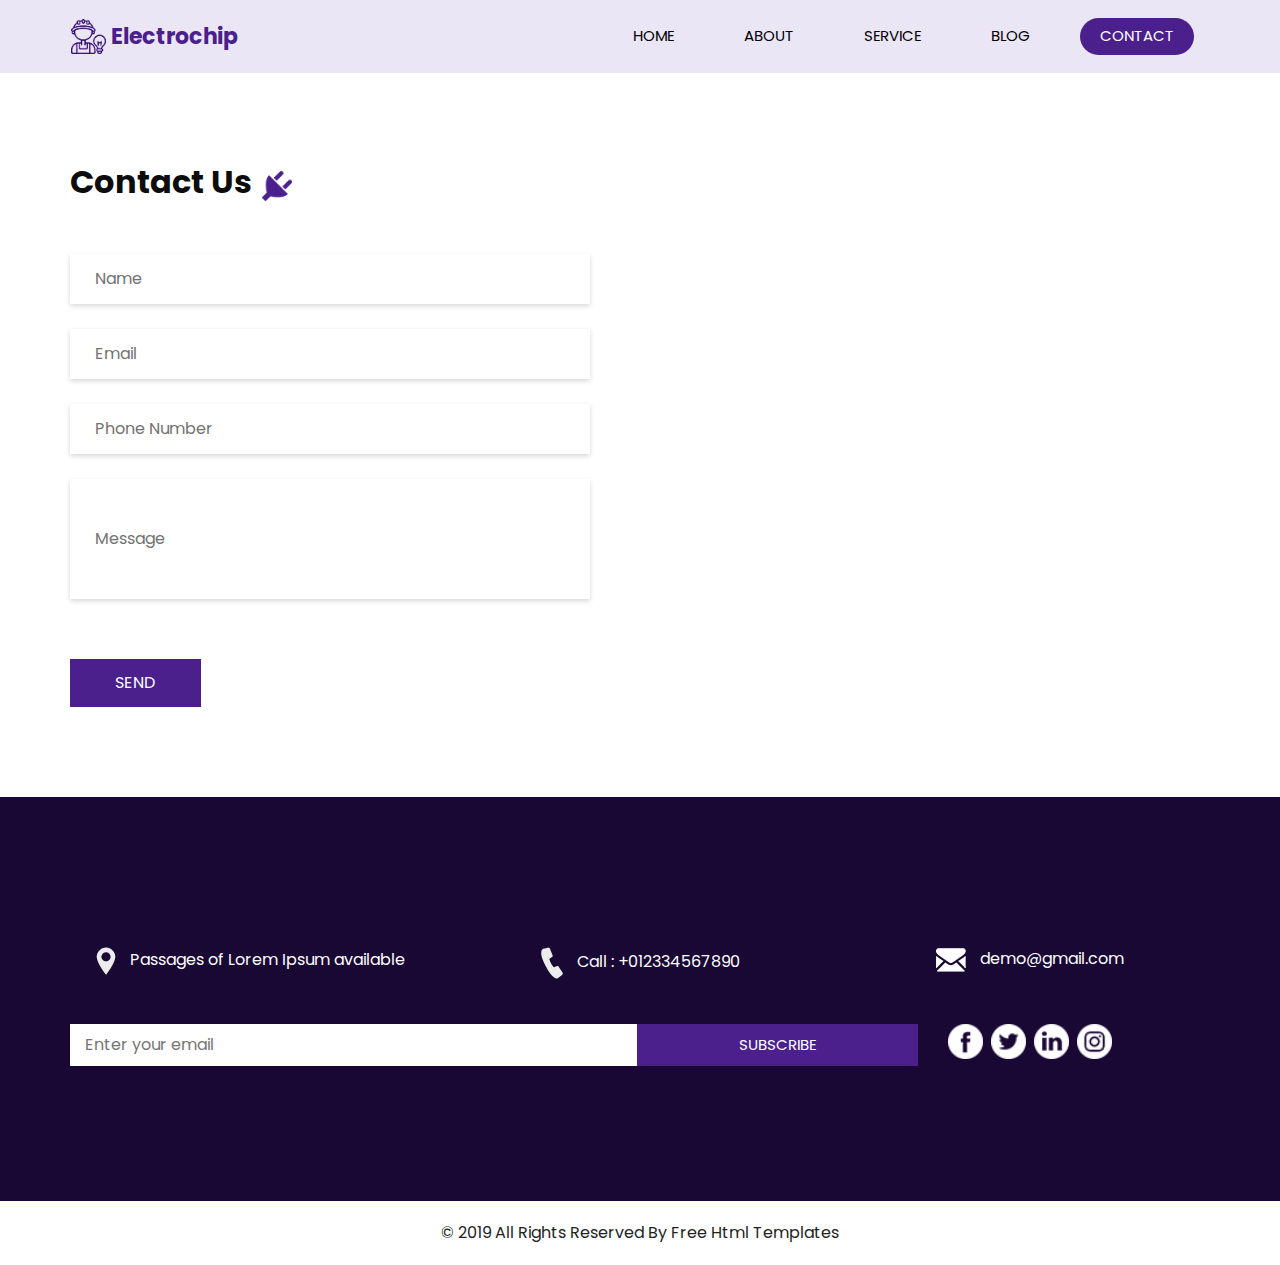
<file: electrochip-html/contact.html>
<!DOCTYPE html>
<html>

<head>
  <!-- Basic -->
  <meta charset="utf-8" />
  <meta http-equiv="X-UA-Compatible" content="IE=edge" />
  <!-- Mobile Metas -->
  <meta name="viewport" content="width=device-width, initial-scale=1, shrink-to-fit=no" />
  <!-- Site Metas -->
  <meta name="keywords" content="" />
  <meta name="description" content="" />
  <meta name="author" content="" />

  <title>Electrochip</title>

  <!-- slider stylesheet -->
  <link rel="stylesheet" type="text/css" href="https://cdnjs.cloudflare.com/ajax/libs/OwlCarousel2/2.1.3/assets/owl.carousel.min.css" />

  <!-- bootstrap core css -->
  <link rel="stylesheet" type="text/css" href="css/bootstrap.css" />

  <!-- fonts style -->
  <link href="https://fonts.googleapis.com/css?family=Poppins:400,600,700&display=swap" rel="stylesheet">
  <!-- Custom styles for this template -->
  <link href="css/style.css" rel="stylesheet" />
  <!-- responsive style -->
  <link href="css/responsive.css" rel="stylesheet" />
</head>

<body class="sub_page">

  <div class="hero_area">
    <!-- header section strats -->
    <header class="header_section">
      <div class="container">
        <nav class="navbar navbar-expand-lg custom_nav-container ">
          <a class="navbar-brand" href="index.html">
            <img src="images/logo.png" alt="">
            <span>
              Electrochip
            </span>
          </a>
          <button class="navbar-toggler" type="button" data-toggle="collapse" data-target="#navbarSupportedContent" aria-controls="navbarSupportedContent" aria-expanded="false" aria-label="Toggle navigation">
            <span class="s-1"> </span>
            <span class="s-2"> </span>
            <span class="s-3"> </span>
          </button>

          <div class="collapse navbar-collapse" id="navbarSupportedContent">
            <div class="d-flex ml-auto flex-column flex-lg-row align-items-center">
              <ul class="navbar-nav  ">
                <li class="nav-item ">
                  <a class="nav-link" href="index.html">Home <span class="sr-only">(current)</span></a>
                </li>
                <li class="nav-item">
                  <a class="nav-link" href="about.html"> About</a>
                </li>
                <li class="nav-item">
                  <a class="nav-link" href="service.html"> Service </a>
                </li>
                <li class="nav-item">
                  <a class="nav-link" href="blog.html"> Blog </a>
                </li>
                <li class="nav-item active">
                  <a class="nav-link" href="contact.html">Contact </a>
                </li>
              </ul>
            </div>
          </div>
        </nav>
      </div>
    </header>
    <!-- end header section -->
  </div>


  <!-- contact section -->

  <section class="contact_section layout_padding">
    <div class="container ">
      <div class="heading_container">
        <h2>
          Contact Us
        </h2>
        <img src="images/plug.png" alt="">
      </div>
    </div>
    <div class="container">
      <div class="row">
        <div class="col-md-6">
          <form action="">
            <div>
              <input type="text" placeholder="Name" />
            </div>
            <div>
              <input type="email" placeholder="Email" />
            </div>
            <div>
              <input type="text" placeholder="Phone Number" />
            </div>
            <div>
              <input type="text" class="message-box" placeholder="Message" />
            </div>
            <div class="d-flex ">
              <button>
                SEND
              </button>
            </div>
          </form>
        </div>
        <div class="col-md-6">
          <div class="map_container">
            <div class="map-responsive">
              <iframe src="https://www.google.com/maps/embed/v1/place?key=AIzaSyA0s1a7phLN0iaD6-UE7m4qP-z21pH0eSc&q=Eiffel+Tower+Paris+France" width="600" height="300" frameborder="0" style="border:0; width: 100%; height:100%" allowfullscreen></iframe>
            </div>
          </div>
        </div>
      </div>
    </div>
  </section>

  <!-- end contact section -->


  <!-- info section -->

  <section class="info_section layout_padding">
    <div class="container">
      <div class="info_contact">
        <div class="row">
          <div class="col-md-4">
            <a href="">
              <img src="images/location-white.png" alt="">
              <span>
                Passages of Lorem Ipsum available
              </span>
            </a>
          </div>
          <div class="col-md-4">
            <a href="">
              <img src="images/telephone-white.png" alt="">
              <span>
                Call : +012334567890
              </span>
            </a>
          </div>
          <div class="col-md-4">
            <a href="">
              <img src="images/envelope-white.png" alt="">
              <span>
                demo@gmail.com
              </span>
            </a>
          </div>
        </div>
      </div>
      <div class="row">
        <div class="col-md-8 col-lg-9">
          <div class="info_form">
            <form action="">
              <input type="text" placeholder="Enter your email">
              <button>
                subscribe
              </button>
            </form>
          </div>
        </div>
        <div class="col-md-4 col-lg-3">
          <div class="info_social">
            <div>
              <a href="">
                <img src="images/fb.png" alt="">
              </a>
            </div>
            <div>
              <a href="">
                <img src="images/twitter.png" alt="">
              </a>
            </div>
            <div>
              <a href="">
                <img src="images/linkedin.png" alt="">
              </a>
            </div>
            <div>
              <a href="">
                <img src="images/instagram.png" alt="">
              </a>
            </div>
          </div>
        </div>
      </div>

    </div>
  </section>

  <!-- end info section -->

  <!-- footer section -->
  <footer class="container-fluid footer_section">
    <div class="container">
      <div class="row">
        <div class="col-lg-7 col-md-9 mx-auto">
          <p>
            &copy; 2019 All Rights Reserved By
            <a href="https://html.design/">Free Html Templates</a>
          </p>
        </div>
      </div>
    </div>
  </footer>
  <!-- footer section -->


  <script src="js/jquery-3.4.1.min.js"></script>
  <script src="js/bootstrap.js"></script>

</body>

</html>
</file>
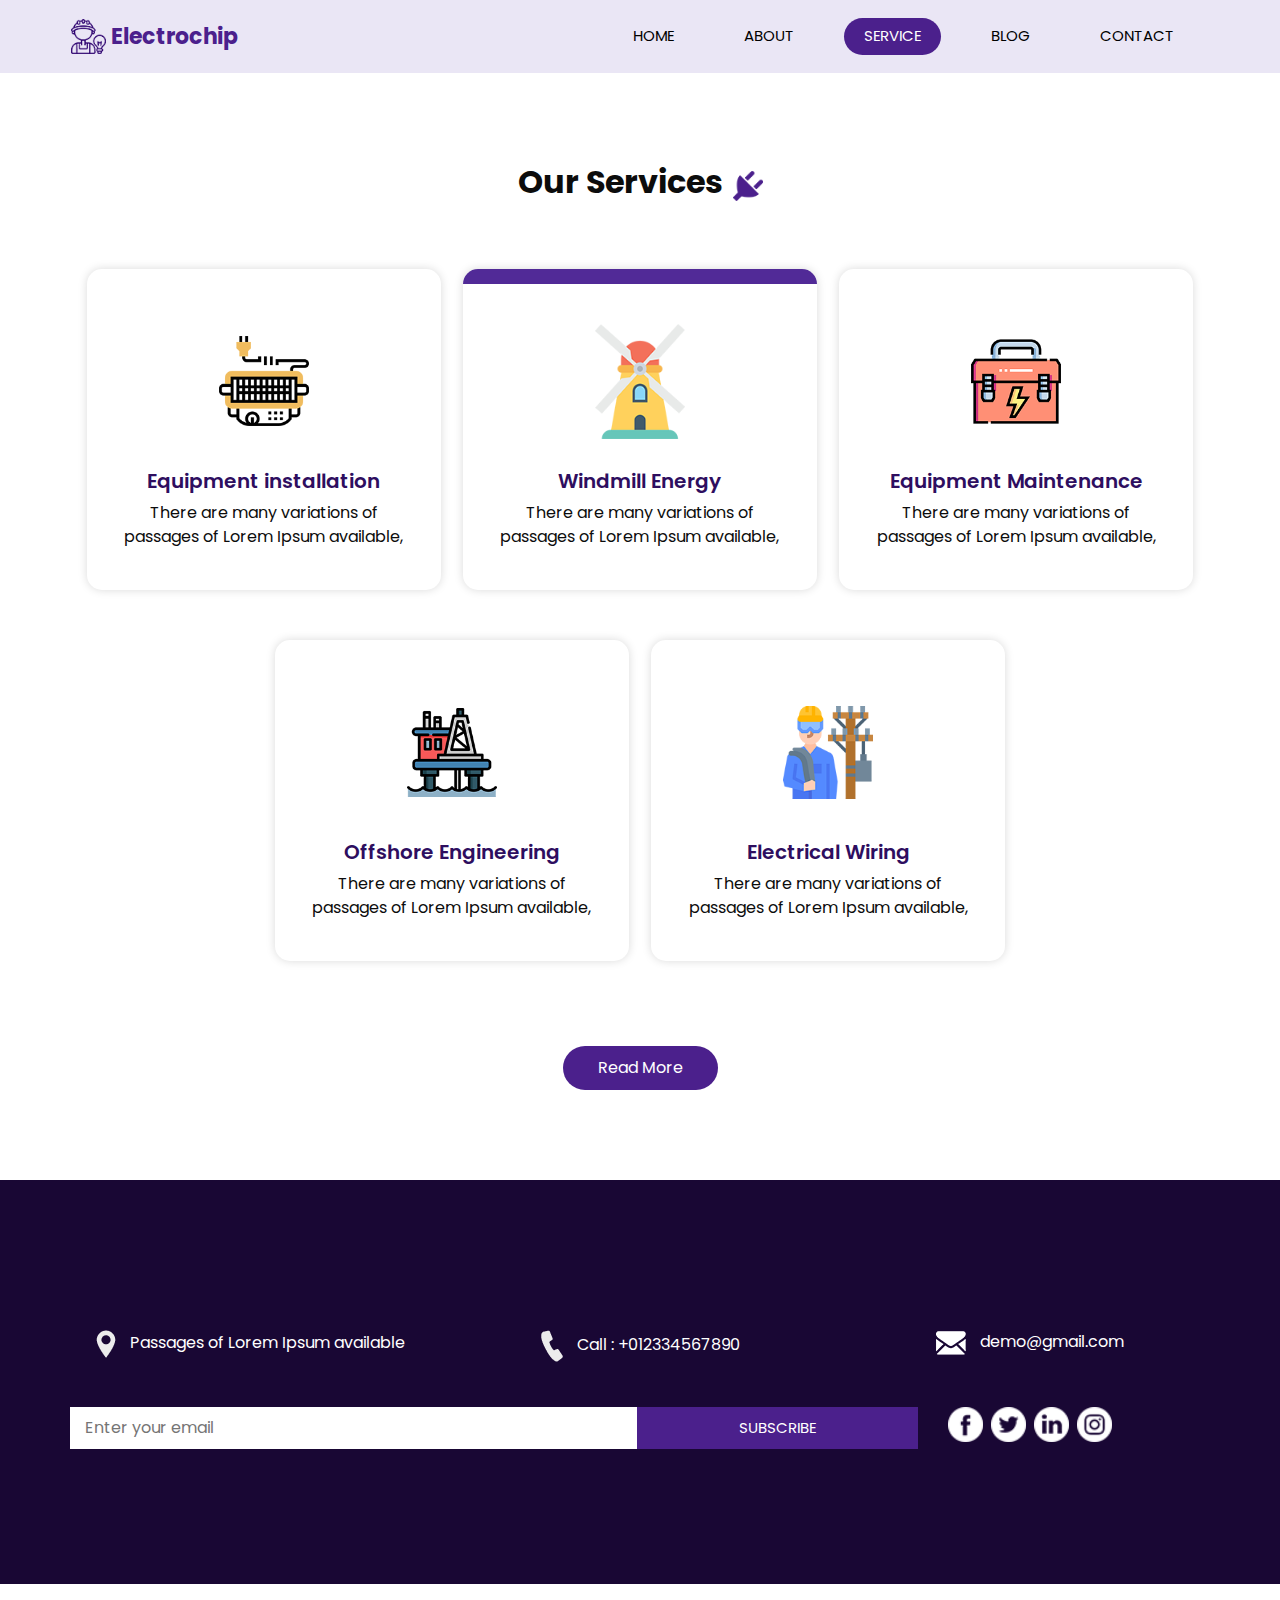
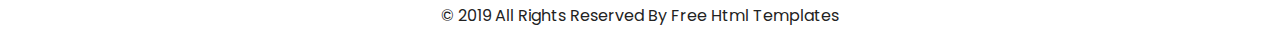
<file: electrochip-html/service.html>
<!DOCTYPE html>
<html>

<head>
  <!-- Basic -->
  <meta charset="utf-8" />
  <meta http-equiv="X-UA-Compatible" content="IE=edge" />
  <!-- Mobile Metas -->
  <meta name="viewport" content="width=device-width, initial-scale=1, shrink-to-fit=no" />
  <!-- Site Metas -->
  <meta name="keywords" content="" />
  <meta name="description" content="" />
  <meta name="author" content="" />

  <title>Electrochip</title>

  <!-- slider stylesheet -->
  <link rel="stylesheet" type="text/css" href="https://cdnjs.cloudflare.com/ajax/libs/OwlCarousel2/2.1.3/assets/owl.carousel.min.css" />

  <!-- bootstrap core css -->
  <link rel="stylesheet" type="text/css" href="css/bootstrap.css" />

  <!-- fonts style -->
  <link href="https://fonts.googleapis.com/css?family=Poppins:400,600,700&display=swap" rel="stylesheet">
  <!-- Custom styles for this template -->
  <link href="css/style.css" rel="stylesheet" />
  <!-- responsive style -->
  <link href="css/responsive.css" rel="stylesheet" />
</head>

<body class="sub_page">

  <div class="hero_area">
    <!-- header section strats -->
    <header class="header_section">
      <div class="container">
        <nav class="navbar navbar-expand-lg custom_nav-container ">
          <a class="navbar-brand" href="index.html">
            <img src="images/logo.png" alt="">
            <span>
              Electrochip
            </span>
          </a>
          <button class="navbar-toggler" type="button" data-toggle="collapse" data-target="#navbarSupportedContent" aria-controls="navbarSupportedContent" aria-expanded="false" aria-label="Toggle navigation">
            <span class="s-1"> </span>
            <span class="s-2"> </span>
            <span class="s-3"> </span>
          </button>

          <div class="collapse navbar-collapse" id="navbarSupportedContent">
            <div class="d-flex ml-auto flex-column flex-lg-row align-items-center">
              <ul class="navbar-nav  ">
                <li class="nav-item ">
                  <a class="nav-link" href="index.html">Home <span class="sr-only">(current)</span></a>
                </li>
                <li class="nav-item">
                  <a class="nav-link" href="about.html"> About</a>
                </li>
                <li class="nav-item active">
                  <a class="nav-link" href="service.html"> Service </a>
                </li>
                <li class="nav-item">
                  <a class="nav-link" href="blog.html"> Blog </a>
                </li>
                <li class="nav-item">
                  <a class="nav-link" href="contact.html">Contact </a>
                </li>
              </ul>
            </div>
          </div>
        </nav>
      </div>
    </header>
    <!-- end header section -->
  </div>


  <!-- service section -->
  <section class="service_section layout_padding">
    <div class="container">
      <div class="heading_container">
        <h2>
          Our Services
        </h2>
        <img src="images/plug.png" alt="">
      </div>

      <div class="service_container">
        <div class="box">
          <div class="img-box">
            <img src="images/s1.png" class="img1" alt="">
          </div>
          <div class="detail-box">
            <h5>
              Equipment installation
            </h5>
            <p>
              There are many variations of passages of Lorem Ipsum available,
            </p>
          </div>
        </div>
        <div class="box active">
          <div class="img-box">
            <img src="images/s2.png" class="img1" alt="">
          </div>
          <div class="detail-box">
            <h5>
              Windmill Energy
            </h5>
            <p>
              There are many variations of passages of Lorem Ipsum available,
            </p>
          </div>
        </div>
        <div class="box">
          <div class="img-box">
            <img src="images/s3.png" class="img1" alt="">
          </div>
          <div class="detail-box">
            <h5>
              Equipment Maintenance
            </h5>
            <p>
              There are many variations of passages of Lorem Ipsum available,
            </p>
          </div>
        </div>
        <div class="box ">
          <div class="img-box">
            <img src="images/s4.png" class="img1" alt="">
          </div>
          <div class="detail-box">
            <h5>
              Offshore Engineering
            </h5>
            <p>
              There are many variations of passages of Lorem Ipsum available,
            </p>
          </div>
        </div>
        <div class="box">
          <div class="img-box">
            <img src="images/s5.png" class="img1" alt="">
          </div>
          <div class="detail-box">
            <h5>
              Electrical Wiring
            </h5>
            <p>
              There are many variations of passages of Lorem Ipsum available,
            </p>
          </div>
        </div>
      </div>
      <div class="btn-box">
        <a href="">
          Read More
        </a>
      </div>
    </div>
  </section>
  <!-- end service section -->


  <!-- info section -->

  <section class="info_section layout_padding">
    <div class="container">
      <div class="info_contact">
        <div class="row">
          <div class="col-md-4">
            <a href="">
              <img src="images/location-white.png" alt="">
              <span>
                Passages of Lorem Ipsum available
              </span>
            </a>
          </div>
          <div class="col-md-4">
            <a href="">
              <img src="images/telephone-white.png" alt="">
              <span>
                Call : +012334567890
              </span>
            </a>
          </div>
          <div class="col-md-4">
            <a href="">
              <img src="images/envelope-white.png" alt="">
              <span>
                demo@gmail.com
              </span>
            </a>
          </div>
        </div>
      </div>
      <div class="row">
        <div class="col-md-8 col-lg-9">
          <div class="info_form">
            <form action="">
              <input type="text" placeholder="Enter your email">
              <button>
                subscribe
              </button>
            </form>
          </div>
        </div>
        <div class="col-md-4 col-lg-3">
          <div class="info_social">
            <div>
              <a href="">
                <img src="images/fb.png" alt="">
              </a>
            </div>
            <div>
              <a href="">
                <img src="images/twitter.png" alt="">
              </a>
            </div>
            <div>
              <a href="">
                <img src="images/linkedin.png" alt="">
              </a>
            </div>
            <div>
              <a href="">
                <img src="images/instagram.png" alt="">
              </a>
            </div>
          </div>
        </div>
      </div>

    </div>
  </section>

  <!-- end info section -->

  <!-- footer section -->
  <footer class="container-fluid footer_section">
    <div class="container">
      <div class="row">
        <div class="col-lg-7 col-md-9 mx-auto">
          <p>
            &copy; 2019 All Rights Reserved By
            <a href="https://html.design/">Free Html Templates</a>
          </p>
        </div>
      </div>
    </div>
  </footer>
  <!-- footer section -->


  <script src="js/jquery-3.4.1.min.js"></script>
  <script src="js/bootstrap.js"></script>


</body>

</html>
</file>
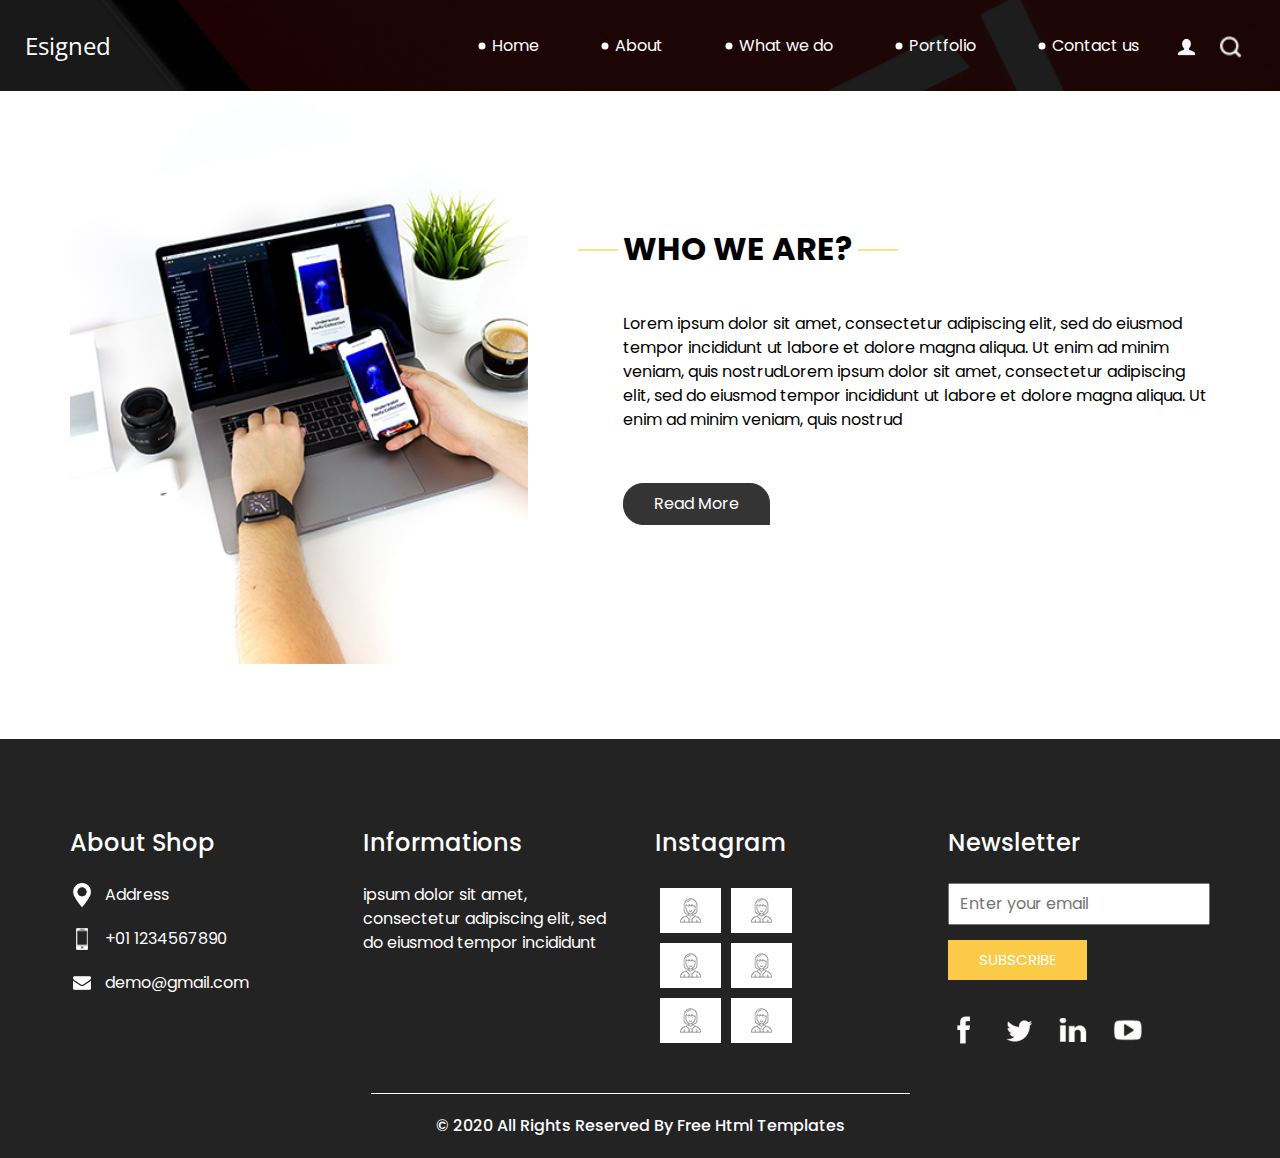
<file: esigned-html/about.html>
<!DOCTYPE html>
<html>

<head>
  <!-- Basic -->
  <meta charset="utf-8" />
  <meta http-equiv="X-UA-Compatible" content="IE=edge" />
  <!-- Mobile Metas -->
  <meta name="viewport" content="width=device-width, initial-scale=1, shrink-to-fit=no" />
  <!-- Site Metas -->
  <meta name="keywords" content="" />
  <meta name="description" content="" />
  <meta name="author" content="" />

  <title>Esigned</title>

  <!-- slider stylesheet -->
  <!-- slider stylesheet -->
  <link rel="stylesheet" type="text/css" href="https://cdnjs.cloudflare.com/ajax/libs/OwlCarousel2/2.3.4/assets/owl.carousel.min.css" />

  <!-- bootstrap core css -->
  <link rel="stylesheet" type="text/css" href="css/bootstrap.css" />

  <!-- fonts style -->
  <link href="https://fonts.googleapis.com/css?family=Open+Sans:400,700|Poppins:400,700&display=swap" rel="stylesheet">
  <!-- Custom styles for this template -->
  <link href="css/style.css" rel="stylesheet" />
  <!-- responsive style -->
  <link href="css/responsive.css" rel="stylesheet" />
</head>

<body class="sub_page">
  <div class="hero_area">
    <!-- header section strats -->
    <header class="header_section">
      <div class="container-fluid">
        <nav class="navbar navbar-expand-lg custom_nav-container pt-3">
          <a class="navbar-brand" href="index.html">
            <span>
              Esigned
            </span>
          </a>
          <button class="navbar-toggler" type="button" data-toggle="collapse" data-target="#navbarSupportedContent" aria-controls="navbarSupportedContent" aria-expanded="false" aria-label="Toggle navigation">
            <span class="navbar-toggler-icon"></span>
          </button>

          <div class="collapse navbar-collapse" id="navbarSupportedContent">
            <div class="d-flex ml-auto flex-column flex-lg-row align-items-center">
              <ul class="navbar-nav  ">
                <li class="nav-item active">
                  <a class="nav-link" href="index.html">Home <span class="sr-only">(current)</span></a>
                </li>
                <li class="nav-item">
                  <a class="nav-link" href="about.html"> About </a>
                </li>
                <li class="nav-item">
                  <a class="nav-link" href="do.html"> What we do </a>
                </li>
                <li class="nav-item">
                  <a class="nav-link" href="portfolio.html"> Portfolio </a>
                </li>
                <li class="nav-item">
                  <a class="nav-link" href="contact.html">Contact us</a>
                </li>
              </ul>
              <div class="user_option">
                <a href="">
                  <img src="images/user.png" alt="">
                </a>
                <form class="form-inline my-2 my-lg-0 ml-0 ml-lg-4 mb-3 mb-lg-0">
                  <button class="btn  my-2 my-sm-0 nav_search-btn" type="submit"></button>
                </form>
              </div>
            </div>
          </div>
        </nav>
      </div>
    </header>
    <!-- end header section -->
  </div>


  <!-- who section -->

  <section class="who_section layout_padding">
    <div class="container">
      <div class="row">
        <div class="col-md-5">
          <div class="img-box">
            <img src="images/who-img.jpg" alt="">
          </div>
        </div>
        <div class="col-md-7">
          <div class="detail-box">
            <div class="heading_container">
              <h2>
                WHO WE ARE?
              </h2>
            </div>
            <p>
              Lorem ipsum dolor sit amet, consectetur adipiscing elit, sed do eiusmod tempor incididunt ut labore et
              dolore magna aliqua. Ut enim ad minim veniam, quis nostrudLorem ipsum dolor sit amet, consectetur
              adipiscing elit, sed do eiusmod tempor incididunt ut labore et dolore magna aliqua. Ut enim ad minim
              veniam, quis nostrud
            </p>
            <div>
              <a href="">
                Read More
              </a>
            </div>
          </div>
        </div>
      </div>
    </div>
  </section>

  <!-- end who section -->


  <!-- info section -->
  <section class="info_section ">
    <div class="container">
      <div class="row">
        <div class="col-md-3">
          <div class="info_contact">
            <h5>
              About Shop
            </h5>
            <div>
              <div class="img-box">
                <img src="images/location-white.png" width="18px" alt="">
              </div>
              <p>
                Address
              </p>
            </div>
            <div>
              <div class="img-box">
                <img src="images/telephone-white.png" width="12px" alt="">
              </div>
              <p>
                +01 1234567890
              </p>
            </div>
            <div>
              <div class="img-box">
                <img src="images/envelope-white.png" width="18px" alt="">
              </div>
              <p>
                demo@gmail.com
              </p>
            </div>
          </div>
        </div>
        <div class="col-md-3">
          <div class="info_info">
            <h5>
              Informations
            </h5>
            <p>
              ipsum dolor sit amet, consectetur adipiscing elit, sed do eiusmod tempor incididunt
            </p>
          </div>
        </div>

        <div class="col-md-3">
          <div class="info_insta">
            <h5>
              Instagram
            </h5>
            <div class="insta_container">
              <div>
                <a href="">
                  <div class="insta-box b-1">
                    <img src="images/insta.png" alt="">
                  </div>
                </a>
                <a href="">
                  <div class="insta-box b-2">
                    <img src="images/insta.png" alt="">
                  </div>
                </a>
              </div>

              <div>
                <a href="">
                  <div class="insta-box b-3">
                    <img src="images/insta.png" alt="">
                  </div>
                </a>
                <a href="">
                  <div class="insta-box b-4">
                    <img src="images/insta.png" alt="">
                  </div>
                </a>
              </div>
              <div>
                <a href="">
                  <div class="insta-box b-3">
                    <img src="images/insta.png" alt="">
                  </div>
                </a>
                <a href="">
                  <div class="insta-box b-4">
                    <img src="images/insta.png" alt="">
                  </div>
                </a>
              </div>
            </div>
          </div>
        </div>
        <div class="col-md-3">
          <div class="info_form ">
            <h5>
              Newsletter
            </h5>
            <form action="">
              <input type="email" placeholder="Enter your email">
              <button>
                Subscribe
              </button>
            </form>
            <div class="social_box">
              <a href="">
                <img src="images/fb.png" alt="">
              </a>
              <a href="">
                <img src="images/twitter.png" alt="">
              </a>
              <a href="">
                <img src="images/linkedin.png" alt="">
              </a>
              <a href="">
                <img src="images/youtube.png" alt="">
              </a>
            </div>
          </div>
        </div>
      </div>
    </div>
  </section>

  <!-- end info_section -->


  <!-- footer section -->
  <section class="container-fluid footer_section">
    <p>
      &copy; 2020 All Rights Reserved By
      <a href="https://html.design/">Free Html Templates</a>
    </p>
  </section>
  <!-- footer section -->

  <script type="text/javascript" src="js/jquery-3.4.1.min.js"></script>
  <script type="text/javascript" src="js/bootstrap.js"></script>
  <script type="text/javascript" src="https://cdnjs.cloudflare.com/ajax/libs/OwlCarousel2/2.3.4/owl.carousel.min.js">
  </script>
  <!-- owl carousel script 
    -->
  <script type="text/javascript">
    $(".owl-carousel").owlCarousel({
      loop: true,
      margin: 0,
      navText: [],
      center: true,
      autoplay: true,
      autoplayHoverPause: true,
      responsive: {
        0: {
          items: 1
        },
        1000: {
          items: 3
        }
      }
    });
  </script>
  <!-- end owl carousel script -->

</body>

</html>
</file>
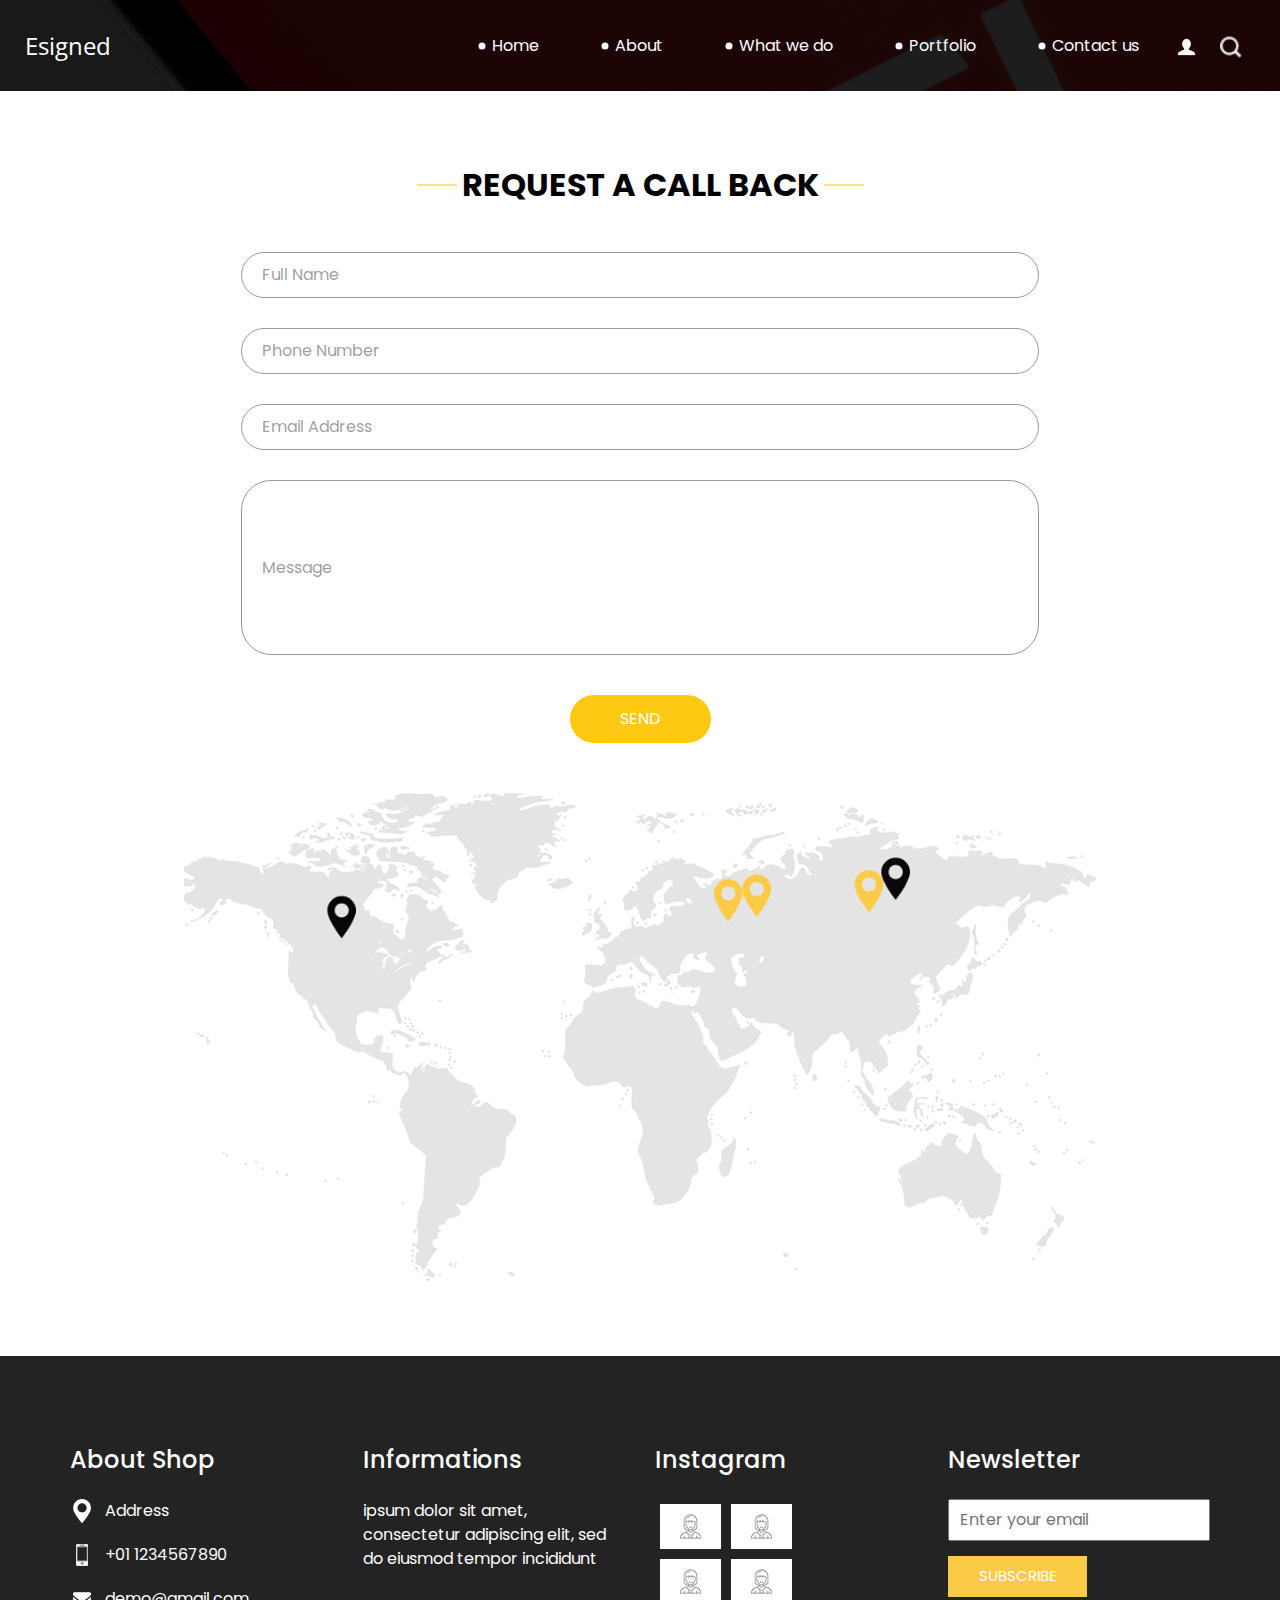
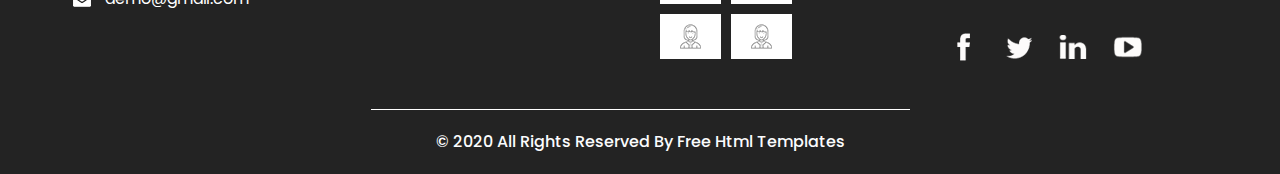
<file: esigned-html/contact.html>
<!DOCTYPE html>
<html>

<head>
  <!-- Basic -->
  <meta charset="utf-8" />
  <meta http-equiv="X-UA-Compatible" content="IE=edge" />
  <!-- Mobile Metas -->
  <meta name="viewport" content="width=device-width, initial-scale=1, shrink-to-fit=no" />
  <!-- Site Metas -->
  <meta name="keywords" content="" />
  <meta name="description" content="" />
  <meta name="author" content="" />

  <title>Esigned</title>

  <!-- slider stylesheet -->
  <!-- slider stylesheet -->
  <link rel="stylesheet" type="text/css" href="https://cdnjs.cloudflare.com/ajax/libs/OwlCarousel2/2.3.4/assets/owl.carousel.min.css" />

  <!-- bootstrap core css -->
  <link rel="stylesheet" type="text/css" href="css/bootstrap.css" />

  <!-- fonts style -->
  <link href="https://fonts.googleapis.com/css?family=Open+Sans:400,700|Poppins:400,700&display=swap" rel="stylesheet">
  <!-- Custom styles for this template -->
  <link href="css/style.css" rel="stylesheet" />
  <!-- responsive style -->
  <link href="css/responsive.css" rel="stylesheet" />
</head>

<body class="sub_page">
  <div class="hero_area">
    <!-- header section strats -->
    <header class="header_section">
      <div class="container-fluid">
        <nav class="navbar navbar-expand-lg custom_nav-container pt-3">
          <a class="navbar-brand" href="index.html">
            <span>
              Esigned
            </span>
          </a>
          <button class="navbar-toggler" type="button" data-toggle="collapse" data-target="#navbarSupportedContent" aria-controls="navbarSupportedContent" aria-expanded="false" aria-label="Toggle navigation">
            <span class="navbar-toggler-icon"></span>
          </button>

          <div class="collapse navbar-collapse" id="navbarSupportedContent">
            <div class="d-flex ml-auto flex-column flex-lg-row align-items-center">
              <ul class="navbar-nav  ">
                <li class="nav-item active">
                  <a class="nav-link" href="index.html">Home <span class="sr-only">(current)</span></a>
                </li>
                <li class="nav-item">
                  <a class="nav-link" href="about.html"> About </a>
                </li>
                <li class="nav-item">
                  <a class="nav-link" href="do.html"> What we do </a>
                </li>
                <li class="nav-item">
                  <a class="nav-link" href="portfolio.html"> Portfolio </a>
                </li>
                <li class="nav-item">
                  <a class="nav-link" href="contact.html">Contact us</a>
                </li>
              </ul>
              <div class="user_option">
                <a href="">
                  <img src="images/user.png" alt="">
                </a>
                <form class="form-inline my-2 my-lg-0 ml-0 ml-lg-4 mb-3 mb-lg-0">
                  <button class="btn  my-2 my-sm-0 nav_search-btn" type="submit"></button>
                </form>
              </div>
            </div>
          </div>
        </nav>
      </div>
    </header>
    <!-- end header section -->
  </div>

  <!-- contact section -->

  <section class="contact_section layout_padding">
    <div class="container">

      <div class="heading_container">
        <h2>
          Request A Call Back
        </h2>
      </div>
      <div class="">
        <div class="">
          <div class="row">
            <div class="col-md-9 mx-auto">
              <div class="contact-form">
                <form action="">
                  <div>
                    <input type="text" placeholder="Full Name ">
                  </div>
                  <div>
                    <input type="text" placeholder="Phone Number">
                  </div>
                  <div>
                    <input type="email" placeholder="Email Address">
                  </div>
                  <div>
                    <input type="text" placeholder="Message" class="input_message">
                  </div>
                  <div class="d-flex justify-content-center">
                    <button type="submit" class="btn_on-hover">
                      Send
                    </button>
                  </div>
                </form>
              </div>
            </div>
          </div>
        </div>
      </div>
      <div class="map_img-box">
        <img src="images/map-img.png" alt="">
      </div>
    </div>
  </section>


  <!-- end contact section -->


  <!-- info section -->
  <section class="info_section ">
    <div class="container">
      <div class="row">
        <div class="col-md-3">
          <div class="info_contact">
            <h5>
              About Shop
            </h5>
            <div>
              <div class="img-box">
                <img src="images/location-white.png" width="18px" alt="">
              </div>
              <p>
                Address
              </p>
            </div>
            <div>
              <div class="img-box">
                <img src="images/telephone-white.png" width="12px" alt="">
              </div>
              <p>
                +01 1234567890
              </p>
            </div>
            <div>
              <div class="img-box">
                <img src="images/envelope-white.png" width="18px" alt="">
              </div>
              <p>
                demo@gmail.com
              </p>
            </div>
          </div>
        </div>
        <div class="col-md-3">
          <div class="info_info">
            <h5>
              Informations
            </h5>
            <p>
              ipsum dolor sit amet, consectetur adipiscing elit, sed do eiusmod tempor incididunt
            </p>
          </div>
        </div>

        <div class="col-md-3">
          <div class="info_insta">
            <h5>
              Instagram
            </h5>
            <div class="insta_container">
              <div>
                <a href="">
                  <div class="insta-box b-1">
                    <img src="images/insta.png" alt="">
                  </div>
                </a>
                <a href="">
                  <div class="insta-box b-2">
                    <img src="images/insta.png" alt="">
                  </div>
                </a>
              </div>

              <div>
                <a href="">
                  <div class="insta-box b-3">
                    <img src="images/insta.png" alt="">
                  </div>
                </a>
                <a href="">
                  <div class="insta-box b-4">
                    <img src="images/insta.png" alt="">
                  </div>
                </a>
              </div>
              <div>
                <a href="">
                  <div class="insta-box b-3">
                    <img src="images/insta.png" alt="">
                  </div>
                </a>
                <a href="">
                  <div class="insta-box b-4">
                    <img src="images/insta.png" alt="">
                  </div>
                </a>
              </div>
            </div>
          </div>
        </div>
        <div class="col-md-3">
          <div class="info_form ">
            <h5>
              Newsletter
            </h5>
            <form action="">
              <input type="email" placeholder="Enter your email">
              <button>
                Subscribe
              </button>
            </form>
            <div class="social_box">
              <a href="">
                <img src="images/fb.png" alt="">
              </a>
              <a href="">
                <img src="images/twitter.png" alt="">
              </a>
              <a href="">
                <img src="images/linkedin.png" alt="">
              </a>
              <a href="">
                <img src="images/youtube.png" alt="">
              </a>
            </div>
          </div>
        </div>
      </div>
    </div>
  </section>

  <!-- end info_section -->


  <!-- footer section -->
  <section class="container-fluid footer_section">
    <p>
      &copy; 2020 All Rights Reserved By
      <a href="https://html.design/">Free Html Templates</a>
    </p>
  </section>
  <!-- footer section -->

  <script type="text/javascript" src="js/jquery-3.4.1.min.js"></script>
  <script type="text/javascript" src="js/bootstrap.js"></script>
  <script type="text/javascript" src="https://cdnjs.cloudflare.com/ajax/libs/OwlCarousel2/2.3.4/owl.carousel.min.js">
  </script>
  <!-- owl carousel script 
    -->
  <script type="text/javascript">
    $(".owl-carousel").owlCarousel({
      loop: true,
      margin: 0,
      navText: [],
      center: true,
      autoplay: true,
      autoplayHoverPause: true,
      responsive: {
        0: {
          items: 1
        },
        1000: {
          items: 3
        }
      }
    });
  </script>
  <!-- end owl carousel script -->

</body>

</html>
</file>
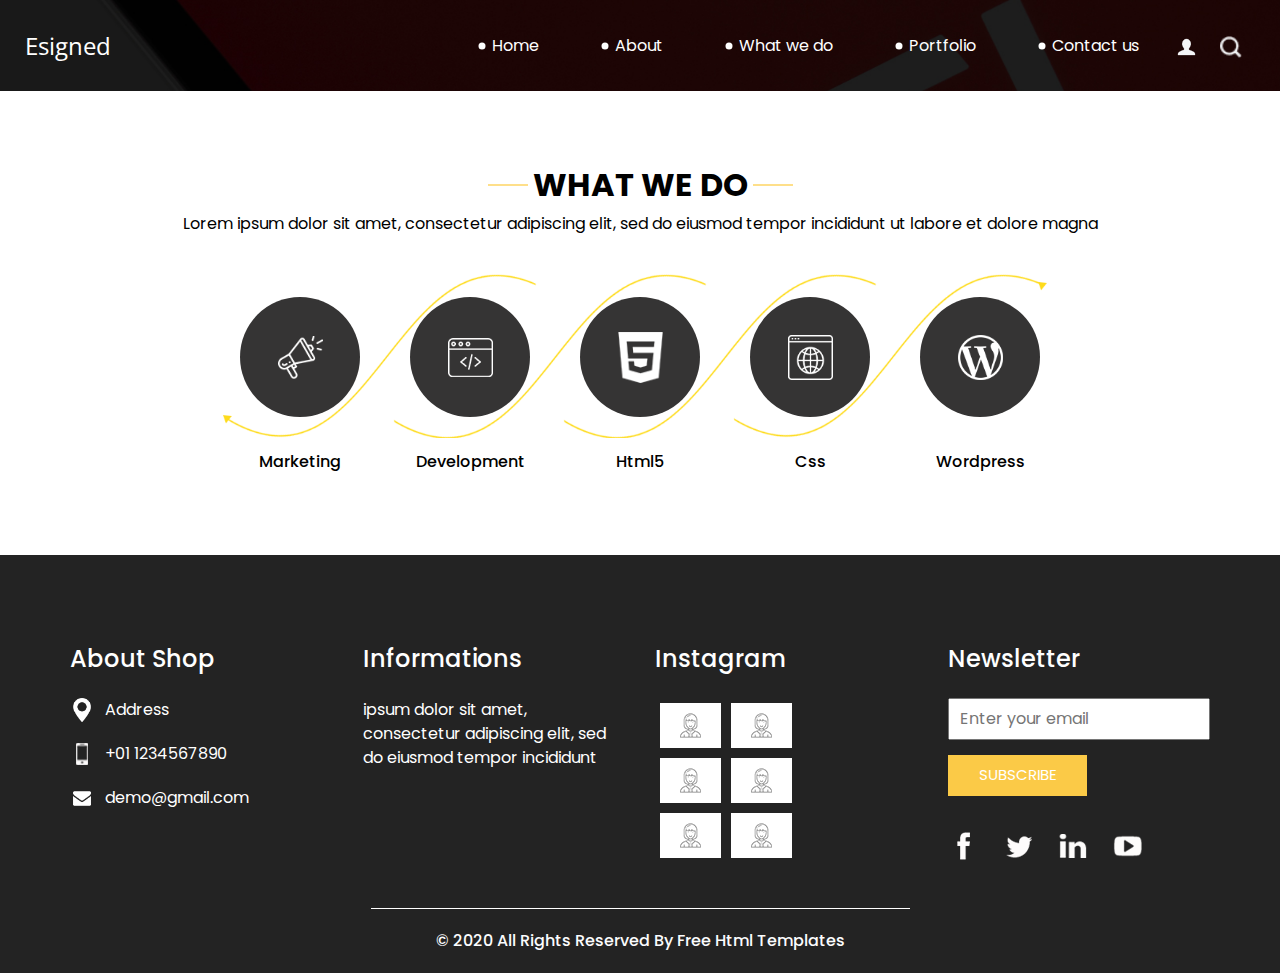
<file: esigned-html/do.html>
<!DOCTYPE html>
<html>

<head>
  <!-- Basic -->
  <meta charset="utf-8" />
  <meta http-equiv="X-UA-Compatible" content="IE=edge" />
  <!-- Mobile Metas -->
  <meta name="viewport" content="width=device-width, initial-scale=1, shrink-to-fit=no" />
  <!-- Site Metas -->
  <meta name="keywords" content="" />
  <meta name="description" content="" />
  <meta name="author" content="" />

  <title>Esigned</title>

  <!-- slider stylesheet -->
  <!-- slider stylesheet -->
  <link rel="stylesheet" type="text/css" href="https://cdnjs.cloudflare.com/ajax/libs/OwlCarousel2/2.3.4/assets/owl.carousel.min.css" />

  <!-- bootstrap core css -->
  <link rel="stylesheet" type="text/css" href="css/bootstrap.css" />

  <!-- fonts style -->
  <link href="https://fonts.googleapis.com/css?family=Open+Sans:400,700|Poppins:400,700&display=swap" rel="stylesheet">
  <!-- Custom styles for this template -->
  <link href="css/style.css" rel="stylesheet" />
  <!-- responsive style -->
  <link href="css/responsive.css" rel="stylesheet" />
</head>

<body class="sub_page">
  <div class="hero_area">
    <!-- header section strats -->
    <header class="header_section">
      <div class="container-fluid">
        <nav class="navbar navbar-expand-lg custom_nav-container pt-3">
          <a class="navbar-brand" href="index.html">
            <span>
              Esigned
            </span>
          </a>
          <button class="navbar-toggler" type="button" data-toggle="collapse" data-target="#navbarSupportedContent" aria-controls="navbarSupportedContent" aria-expanded="false" aria-label="Toggle navigation">
            <span class="navbar-toggler-icon"></span>
          </button>

          <div class="collapse navbar-collapse" id="navbarSupportedContent">
            <div class="d-flex ml-auto flex-column flex-lg-row align-items-center">
              <ul class="navbar-nav  ">
                <li class="nav-item active">
                  <a class="nav-link" href="index.html">Home <span class="sr-only">(current)</span></a>
                </li>
                <li class="nav-item">
                  <a class="nav-link" href="about.html"> About </a>
                </li>
                <li class="nav-item">
                  <a class="nav-link" href="do.html"> What we do </a>
                </li>
                <li class="nav-item">
                  <a class="nav-link" href="portfolio.html"> Portfolio </a>
                </li>
                <li class="nav-item">
                  <a class="nav-link" href="contact.html">Contact us</a>
                </li>
              </ul>
              <div class="user_option">
                <a href="">
                  <img src="images/user.png" alt="">
                </a>
                <form class="form-inline my-2 my-lg-0 ml-0 ml-lg-4 mb-3 mb-lg-0">
                  <button class="btn  my-2 my-sm-0 nav_search-btn" type="submit"></button>
                </form>
              </div>
            </div>
          </div>
        </nav>
      </div>
    </header>
    <!-- end header section -->
  </div>

  <!-- do section -->

  <section class="do_section layout_padding">
    <div class="container">
      <div class="heading_container">
        <h2>
          What we do
        </h2>
        <p>
          Lorem ipsum dolor sit amet, consectetur adipiscing elit, sed do eiusmod tempor incididunt ut labore et dolore
          magna
        </p>
      </div>
      <div class="do_container">
        <div class="box arrow-start arrow_bg">
          <div class="img-box">
            <img src="images/d-1.png" alt="">
          </div>
          <div class="detail-box">
            <h6>
              Marketing
            </h6>
          </div>
        </div>
        <div class="box arrow-middle arrow_bg">
          <div class="img-box">
            <img src="images/d-2.png" alt="">
          </div>
          <div class="detail-box">
            <h6>
              Development
            </h6>
          </div>
        </div>
        <div class="box arrow-middle arrow_bg">
          <div class="img-box">
            <img src="images/d-3.png" alt="">
          </div>
          <div class="detail-box">
            <h6>
              Html5
            </h6>
          </div>
        </div>
        <div class="box arrow-end arrow_bg">
          <div class="img-box">
            <img src="images/d-4.png" alt="">
          </div>
          <div class="detail-box">
            <h6>
              Css
            </h6>
          </div>
        </div>
        <div class="box ">
          <div class="img-box">
            <img src="images/d-5.png" alt="">
          </div>
          <div class="detail-box">
            <h6>
              Wordpress
            </h6>
          </div>
        </div>
      </div>
    </div>
  </section>

  <!-- end do section -->

  <!-- info section -->
  <section class="info_section ">
    <div class="container">
      <div class="row">
        <div class="col-md-3">
          <div class="info_contact">
            <h5>
              About Shop
            </h5>
            <div>
              <div class="img-box">
                <img src="images/location-white.png" width="18px" alt="">
              </div>
              <p>
                Address
              </p>
            </div>
            <div>
              <div class="img-box">
                <img src="images/telephone-white.png" width="12px" alt="">
              </div>
              <p>
                +01 1234567890
              </p>
            </div>
            <div>
              <div class="img-box">
                <img src="images/envelope-white.png" width="18px" alt="">
              </div>
              <p>
                demo@gmail.com
              </p>
            </div>
          </div>
        </div>
        <div class="col-md-3">
          <div class="info_info">
            <h5>
              Informations
            </h5>
            <p>
              ipsum dolor sit amet, consectetur adipiscing elit, sed do eiusmod tempor incididunt
            </p>
          </div>
        </div>

        <div class="col-md-3">
          <div class="info_insta">
            <h5>
              Instagram
            </h5>
            <div class="insta_container">
              <div>
                <a href="">
                  <div class="insta-box b-1">
                    <img src="images/insta.png" alt="">
                  </div>
                </a>
                <a href="">
                  <div class="insta-box b-2">
                    <img src="images/insta.png" alt="">
                  </div>
                </a>
              </div>

              <div>
                <a href="">
                  <div class="insta-box b-3">
                    <img src="images/insta.png" alt="">
                  </div>
                </a>
                <a href="">
                  <div class="insta-box b-4">
                    <img src="images/insta.png" alt="">
                  </div>
                </a>
              </div>
              <div>
                <a href="">
                  <div class="insta-box b-3">
                    <img src="images/insta.png" alt="">
                  </div>
                </a>
                <a href="">
                  <div class="insta-box b-4">
                    <img src="images/insta.png" alt="">
                  </div>
                </a>
              </div>
            </div>
          </div>
        </div>
        <div class="col-md-3">
          <div class="info_form ">
            <h5>
              Newsletter
            </h5>
            <form action="">
              <input type="email" placeholder="Enter your email">
              <button>
                Subscribe
              </button>
            </form>
            <div class="social_box">
              <a href="">
                <img src="images/fb.png" alt="">
              </a>
              <a href="">
                <img src="images/twitter.png" alt="">
              </a>
              <a href="">
                <img src="images/linkedin.png" alt="">
              </a>
              <a href="">
                <img src="images/youtube.png" alt="">
              </a>
            </div>
          </div>
        </div>
      </div>
    </div>
  </section>

  <!-- end info_section -->


  <!-- footer section -->
  <section class="container-fluid footer_section">
    <p>
      &copy; 2020 All Rights Reserved By
      <a href="https://html.design/">Free Html Templates</a>
    </p>
  </section>
  <!-- footer section -->

  <script type="text/javascript" src="js/jquery-3.4.1.min.js"></script>
  <script type="text/javascript" src="js/bootstrap.js"></script>
  <script type="text/javascript" src="https://cdnjs.cloudflare.com/ajax/libs/OwlCarousel2/2.3.4/owl.carousel.min.js">
  </script>
  <!-- owl carousel script 
    -->
  <script type="text/javascript">
    $(".owl-carousel").owlCarousel({
      loop: true,
      margin: 0,
      navText: [],
      center: true,
      autoplay: true,
      autoplayHoverPause: true,
      responsive: {
        0: {
          items: 1
        },
        1000: {
          items: 3
        }
      }
    });
  </script>
  <!-- end owl carousel script -->

</body>

</html>
</file>
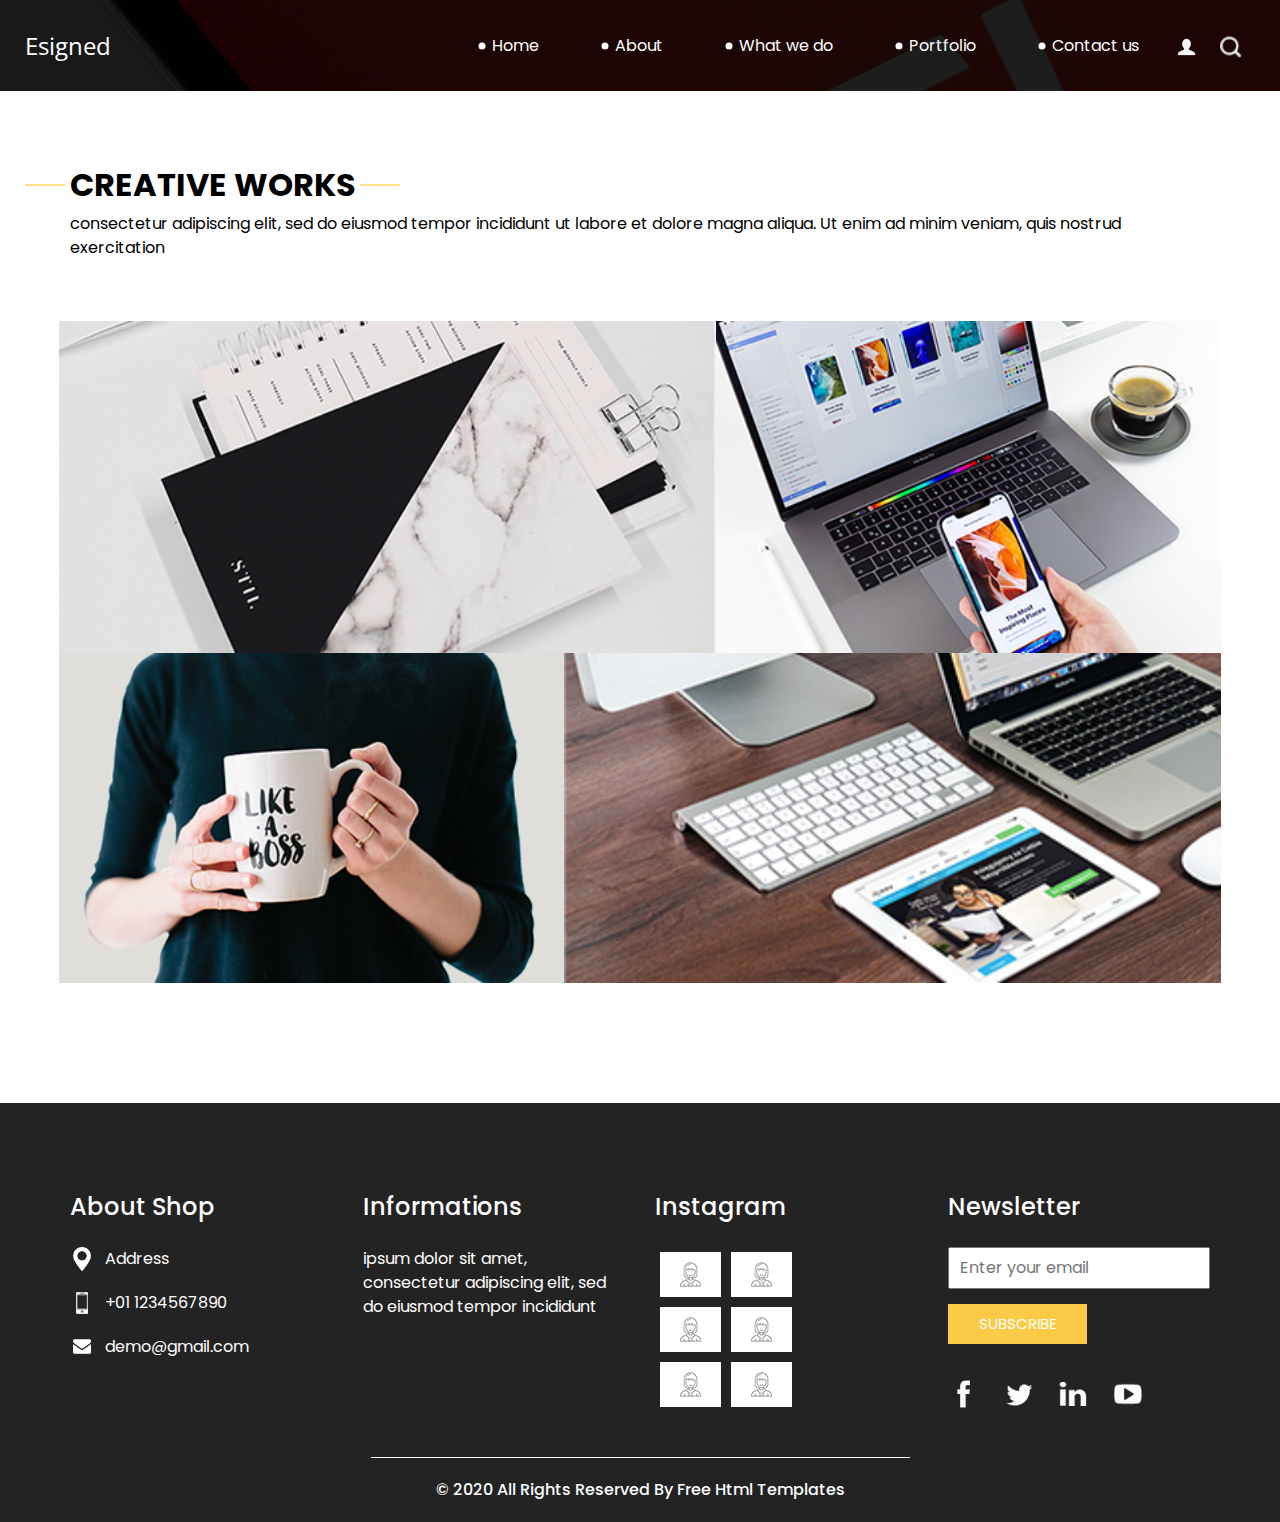
<file: esigned-html/portfolio.html>
<!DOCTYPE html>
<html>

<head>
  <!-- Basic -->
  <meta charset="utf-8" />
  <meta http-equiv="X-UA-Compatible" content="IE=edge" />
  <!-- Mobile Metas -->
  <meta name="viewport" content="width=device-width, initial-scale=1, shrink-to-fit=no" />
  <!-- Site Metas -->
  <meta name="keywords" content="" />
  <meta name="description" content="" />
  <meta name="author" content="" />

  <title>Esigned</title>

  <!-- slider stylesheet -->
  <!-- slider stylesheet -->
  <link rel="stylesheet" type="text/css" href="https://cdnjs.cloudflare.com/ajax/libs/OwlCarousel2/2.3.4/assets/owl.carousel.min.css" />

  <!-- bootstrap core css -->
  <link rel="stylesheet" type="text/css" href="css/bootstrap.css" />

  <!-- fonts style -->
  <link href="https://fonts.googleapis.com/css?family=Open+Sans:400,700|Poppins:400,700&display=swap" rel="stylesheet">
  <!-- Custom styles for this template -->
  <link href="css/style.css" rel="stylesheet" />
  <!-- responsive style -->
  <link href="css/responsive.css" rel="stylesheet" />
</head>

<body class="sub_page">
  <div class="hero_area">
    <!-- header section strats -->
    <header class="header_section">
      <div class="container-fluid">
        <nav class="navbar navbar-expand-lg custom_nav-container pt-3">
          <a class="navbar-brand" href="index.html">
            <span>
              Esigned
            </span>
          </a>
          <button class="navbar-toggler" type="button" data-toggle="collapse" data-target="#navbarSupportedContent" aria-controls="navbarSupportedContent" aria-expanded="false" aria-label="Toggle navigation">
            <span class="navbar-toggler-icon"></span>
          </button>

          <div class="collapse navbar-collapse" id="navbarSupportedContent">
            <div class="d-flex ml-auto flex-column flex-lg-row align-items-center">
              <ul class="navbar-nav  ">
                <li class="nav-item active">
                  <a class="nav-link" href="index.html">Home <span class="sr-only">(current)</span></a>
                </li>
                <li class="nav-item">
                  <a class="nav-link" href="about.html"> About </a>
                </li>
                <li class="nav-item">
                  <a class="nav-link" href="do.html"> What we do </a>
                </li>
                <li class="nav-item">
                  <a class="nav-link" href="portfolio.html"> Portfolio </a>
                </li>
                <li class="nav-item">
                  <a class="nav-link" href="contact.html">Contact us</a>
                </li>
              </ul>
              <div class="user_option">
                <a href="">
                  <img src="images/user.png" alt="">
                </a>
                <form class="form-inline my-2 my-lg-0 ml-0 ml-lg-4 mb-3 mb-lg-0">
                  <button class="btn  my-2 my-sm-0 nav_search-btn" type="submit"></button>
                </form>
              </div>
            </div>
          </div>
        </nav>
      </div>
    </header>
    <!-- end header section -->
  </div>


  <!-- work section -->
  <section class="work_section layout_padding">
    <div class="container">
      <div class="heading_container">
        <h2>
          CREATIVE WORKS
        </h2>
        <p>
          consectetur adipiscing elit, sed do eiusmod tempor incididunt ut labore et dolore magna aliqua. Ut enim ad
          minim veniam, quis nostrud exercitation
        </p>
      </div>
      <div class="work_container layout_padding2">
        <div class="box b-1">
          <img src="images/w-1.png" alt="">
        </div>
        <div class="box b-2">
          <img src="images/w-2.png" alt="">

        </div>
        <div class="box b-3">
          <img src="images/w-3.png" alt="">

        </div>
        <div class="box b-4">
          <img src="images/w-4.png" alt="">

        </div>
      </div>
    </div>
  </section>

  <!-- end work section -->

  <!-- info section -->
  <section class="info_section ">
    <div class="container">
      <div class="row">
        <div class="col-md-3">
          <div class="info_contact">
            <h5>
              About Shop
            </h5>
            <div>
              <div class="img-box">
                <img src="images/location-white.png" width="18px" alt="">
              </div>
              <p>
                Address
              </p>
            </div>
            <div>
              <div class="img-box">
                <img src="images/telephone-white.png" width="12px" alt="">
              </div>
              <p>
                +01 1234567890
              </p>
            </div>
            <div>
              <div class="img-box">
                <img src="images/envelope-white.png" width="18px" alt="">
              </div>
              <p>
                demo@gmail.com
              </p>
            </div>
          </div>
        </div>
        <div class="col-md-3">
          <div class="info_info">
            <h5>
              Informations
            </h5>
            <p>
              ipsum dolor sit amet, consectetur adipiscing elit, sed do eiusmod tempor incididunt
            </p>
          </div>
        </div>

        <div class="col-md-3">
          <div class="info_insta">
            <h5>
              Instagram
            </h5>
            <div class="insta_container">
              <div>
                <a href="">
                  <div class="insta-box b-1">
                    <img src="images/insta.png" alt="">
                  </div>
                </a>
                <a href="">
                  <div class="insta-box b-2">
                    <img src="images/insta.png" alt="">
                  </div>
                </a>
              </div>

              <div>
                <a href="">
                  <div class="insta-box b-3">
                    <img src="images/insta.png" alt="">
                  </div>
                </a>
                <a href="">
                  <div class="insta-box b-4">
                    <img src="images/insta.png" alt="">
                  </div>
                </a>
              </div>
              <div>
                <a href="">
                  <div class="insta-box b-3">
                    <img src="images/insta.png" alt="">
                  </div>
                </a>
                <a href="">
                  <div class="insta-box b-4">
                    <img src="images/insta.png" alt="">
                  </div>
                </a>
              </div>
            </div>
          </div>
        </div>
        <div class="col-md-3">
          <div class="info_form ">
            <h5>
              Newsletter
            </h5>
            <form action="">
              <input type="email" placeholder="Enter your email">
              <button>
                Subscribe
              </button>
            </form>
            <div class="social_box">
              <a href="">
                <img src="images/fb.png" alt="">
              </a>
              <a href="">
                <img src="images/twitter.png" alt="">
              </a>
              <a href="">
                <img src="images/linkedin.png" alt="">
              </a>
              <a href="">
                <img src="images/youtube.png" alt="">
              </a>
            </div>
          </div>
        </div>
      </div>
    </div>
  </section>

  <!-- end info_section -->


  <!-- footer section -->
  <section class="container-fluid footer_section">
    <p>
      &copy; 2020 All Rights Reserved By
      <a href="https://html.design/">Free Html Templates</a>
    </p>
  </section>
  <!-- footer section -->

  <script type="text/javascript" src="js/jquery-3.4.1.min.js"></script>
  <script type="text/javascript" src="js/bootstrap.js"></script>
  <script type="text/javascript" src="https://cdnjs.cloudflare.com/ajax/libs/OwlCarousel2/2.3.4/owl.carousel.min.js">
  </script>
  <!-- owl carousel script 
    -->
  <script type="text/javascript">
    $(".owl-carousel").owlCarousel({
      loop: true,
      margin: 0,
      navText: [],
      center: true,
      autoplay: true,
      autoplayHoverPause: true,
      responsive: {
        0: {
          items: 1
        },
        1000: {
          items: 3
        }
      }
    });
  </script>
  <!-- end owl carousel script -->

</body>

</html>
</file>
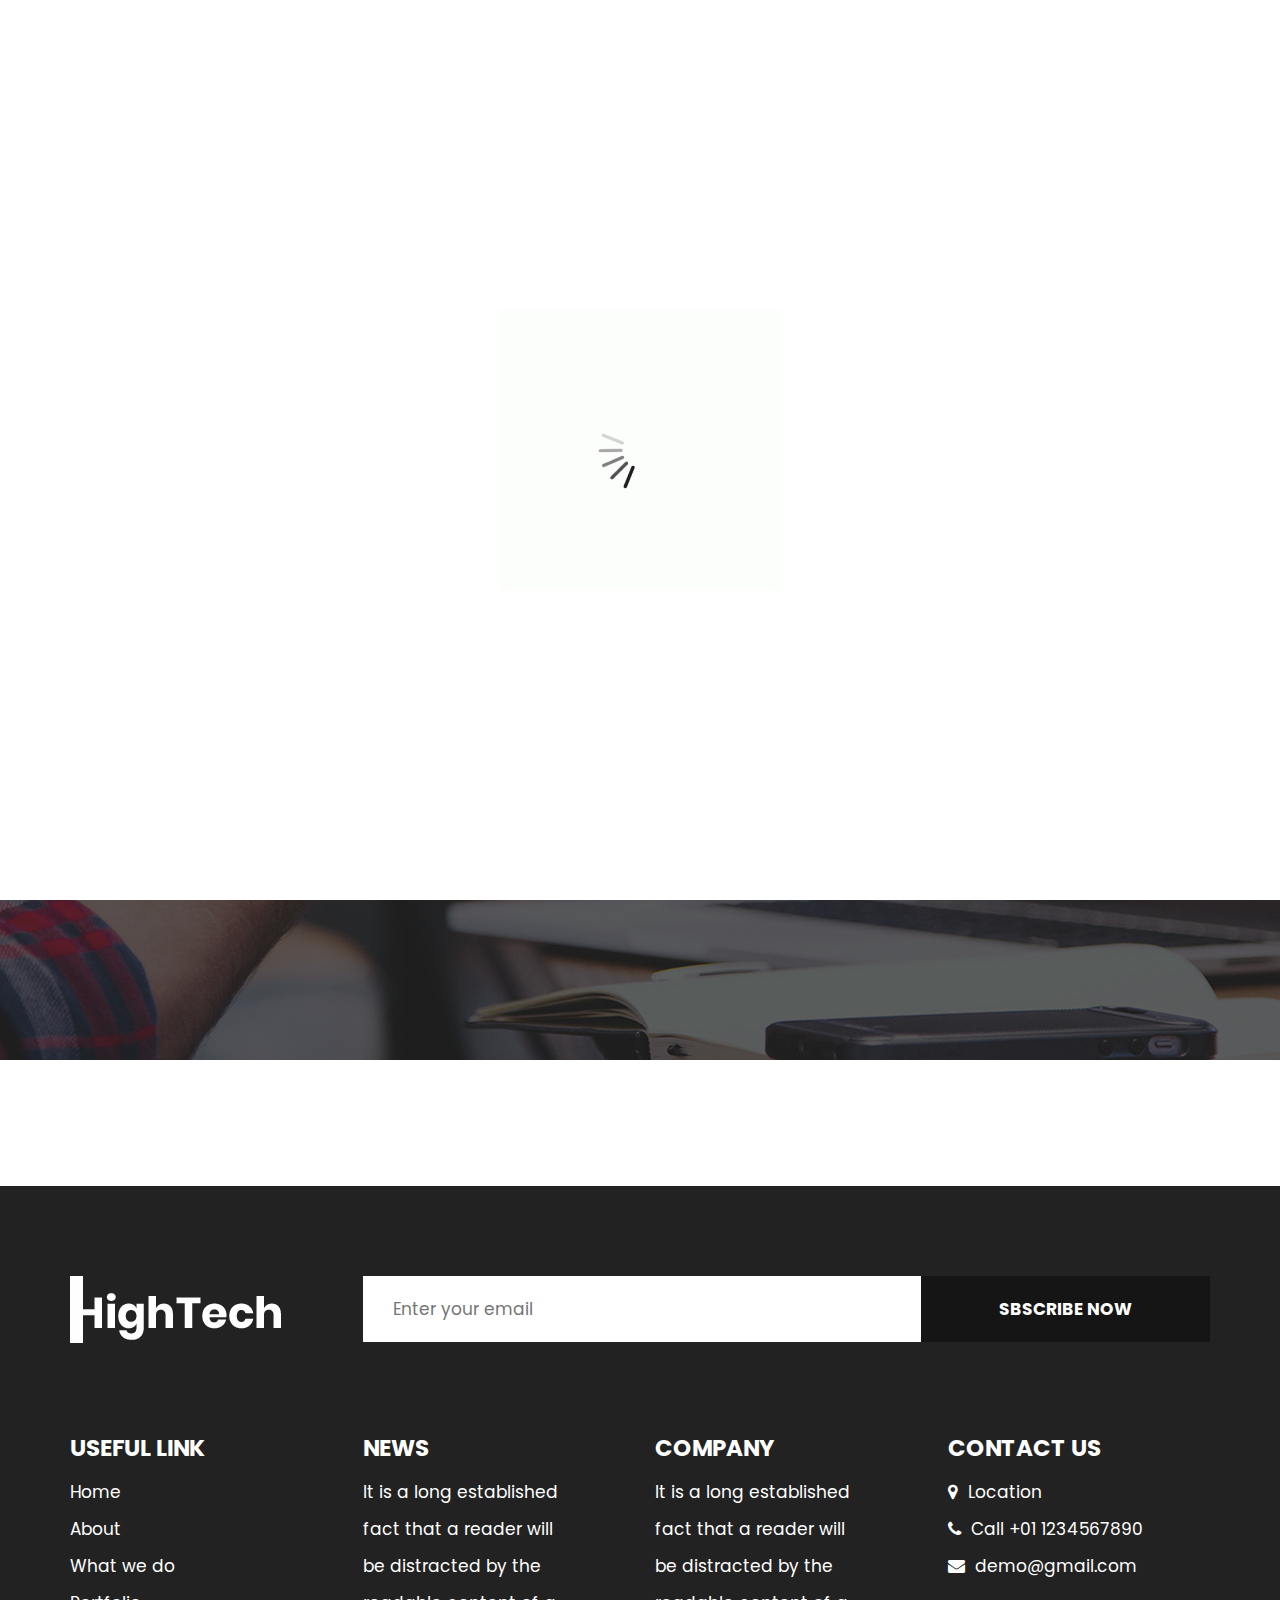
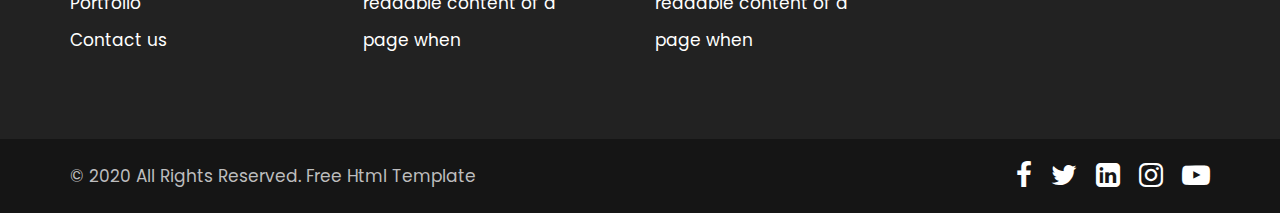
<file: hightech-html/about.html>
<!DOCTYPE html>
<html lang="en">
   <head>
      <!-- basic -->
      <meta charset="utf-8">
      <meta http-equiv="X-UA-Compatible" content="IE=edge">
      <!-- mobile metas -->
      <meta name="viewport" content="width=device-width, initial-scale=1">
      <meta name="viewport" content="initial-scale=1, maximum-scale=1">
      <!-- site metas -->
      <title>hightech</title>
      <meta name="keywords" content="">
      <meta name="description" content="">
      <meta name="author" content="">
      <!-- bootstrap css -->
      <link rel="stylesheet" href="css/bootstrap.min.css">
      <!-- style css -->
      <link rel="stylesheet" href="css/style.css">
      <!-- responsive-->
      <link rel="stylesheet" href="css/responsive.css">
      <!-- awesome fontfamily -->
      <link rel="stylesheet" href="https://cdnjs.cloudflare.com/ajax/libs/font-awesome/4.7.0/css/font-awesome.min.css">
      <!--[if lt IE 9]>
      <script src="https://oss.maxcdn.com/html5shiv/3.7.3/html5shiv.min.js"></script>
      <script src="https://oss.maxcdn.com/respond/1.4.2/respond.min.js"></script><![endif]-->
   </head>
   <!-- body -->
   <body class="main-layout inner_page">
      <!-- loader  -->
      <div class="loader_bg">
         <div class="loader"><img src="images/loading.gif" alt="" /></div>
      </div>
      <!-- end loader -->
      <!-- header -->
      <header>
         <div class="header">
            <div class="container-fluid">
               <div class="row d_flex">
                  <div class=" col-md-2 col-sm-3 col logo_section">
                     <div class="full">
                        <div class="center-desk">
                           <div class="logo">
                              <a href="index.html"><img src="images/logo.png" alt="#" /></a>
                           </div>
                        </div>
                     </div>
                  </div>
                  <div class="col-md-8 col-sm-9">
                     <nav class="navigation navbar navbar-expand-md navbar-dark ">
                        <button class="navbar-toggler" type="button" data-toggle="collapse" data-target="#navbarsExample04" aria-controls="navbarsExample04" aria-expanded="false" aria-label="Toggle navigation">
                        <span class="navbar-toggler-icon"></span>
                        </button>
                        <div class="collapse navbar-collapse" id="navbarsExample04">
                           <ul class="navbar-nav mr-auto">
                              <li class="nav-item">
                                 <a class="nav-link" href="index.html">Home</a>
                              </li>
                              <li class="nav-item active">
                                 <a class="nav-link" href="about.html">About</a>
                              </li>
                              <li class="nav-item">
                                 <a class="nav-link" href="we_do.html">What we do</a>
                              </li>
                              <li class="nav-item">
                                 <a class="nav-link" href="portfolio.html">Portfolio </a>
                              </li>
                              <li class="nav-item">
                                 <a class="nav-link" href="contact.html">Contact Us</a>
                              </li>
                           </ul>
                        </div>
                     </nav>
                  </div>
                  <div class="col-md-2 d_none">
                     <ul class="email text_align_right">
                        <li> <a href="Javascript:void(0)"> Login </a></li>
                        <li> <a href="Javascript:void(0)"> <i class="fa fa-search" style="cursor: pointer;" aria-hidden="true"> </i></a> </li>
                     </ul>
                  </div>
               </div>
            </div>
         </div>
      </header>
      <!-- end header -->
      <!-- about -->
      <div class="about">
         <div class="container">
            <div class="row">
               <div class="col-md-12">
                  <div class="titlepage text_align_center">
                     <h2>About Company</h2>
                     <p>There are many variations of passages of Lorem Ipsum available, but the majority have </p>
                  </div>
               </div>
            </div>
         </div>
      </div>
      <!-- end about -->
      <!-- footer -->
      <footer>
         <div class="footer">
            <div class="container">
               <div class="row">
                  <div class="col-md-3">
                     <a class="logo_footer" href="index.html"><img src="images/logo_footer.png" alt="#" /></a>
                  </div>
                  <div class="col-md-9">
                     <form class="newslatter_form">
                        <input class="ente" placeholder="Enter your email" type="text" name="Enter your email">
                        <button class="subs_btn">Sbscribe Now</button>
                     </form>
                  </div>
                  <div class="col-md-3 col-sm-6">
                     <div class="Informa helpful">
                        <h3>Useful  Link</h3>
                        <ul>
                           <li><a href="index.html">Home</a></li>
                           <li><a href="about.html">About</a></li>
                           <li><a href="we_do.html">What we do</a></li>
                           <li><a href="portfolio.html">Portfolio</a></li>
                           <li><a href="contact.html">Contact us</a></li>
                        </ul>
                     </div>
                  </div>
                  <div class="col-md-3 col-sm-6">
                     <div class="Informa">
                        <h3>News</h3>
                        <ul>
                           <li>It is a long established                            
                           </li>
                           <li>fact that a reader will                           
                           </li>
                           <li>be distracted by the                           
                           </li>
                           <li>readable content of a                              
                           </li>
                           <li>page when                          
                           </li>
                        </ul>
                     </div>
                  </div>
                  <div class="col-md-3 col-sm-6">
                     <div class="Informa">
                        <h3>company</h3>
                        <ul>
                           <li>It is a long established                             
                           </li>
                           <li>fact that a reader will                            
                           </li>
                           <li>be distracted by the                          
                           </li>
                           <li>readable content of a                              
                           </li>
                           <li>page when                          
                           </li>
                        </ul>
                     </div>
                  </div>
                  <div class="col-md-3 col-sm-6">
                     <div class="Informa conta">
                        <h3>contact Us</h3>
                        <ul>
                           <li> <a href="Javascript:void(0)"> <i class="fa fa-map-marker" aria-hidden="true"></i> Location
                              </a>
                           </li>
                           <li> <a href="Javascript:void(0)"><i class="fa fa-phone" aria-hidden="true"></i> Call +01 1234567890
                              </a>
                           </li>
                           <li> <a href="Javascript:void(0)"> <i class="fa fa-envelope" aria-hidden="true"></i> demo@gmail.com
                              </a>
                           </li>
                        </ul>
                     </div>
                  </div>
               </div>
            </div>
            <div class="copyright text_align_left">
               <div class="container">
                  <div class="row d_flex">
                     <div class="col-md-6">
                        <p>© 2020 All Rights Reserved.  <a href="https://html.design/"> Free Html Template</a></p>
                     </div>
                     <div class="col-md-6">
                        <ul class="social_icon text_align_center">
                           <li> <a href="Javascript:void(0)"><i class="fa fa-facebook-f"></i></a></li>
                           <li> <a href="Javascript:void(0)"><i class="fa fa-twitter"></i></a></li>
                           <li> <a href="Javascript:void(0)"><i class="fa fa-linkedin-square" aria-hidden="true"></i></a></li>
                           <li> <a href="Javascript:void(0)"><i class="fa fa-instagram" aria-hidden="true"></i></a></li>
                           <li> <a href="Javascript:void(0)"><i class="fa fa-youtube-play" aria-hidden="true"></i></a></li>
                        </ul>
                     </div>
                  </div>
               </div>
            </div>
         </div>
      </footer>
      <!-- end footer -->
      <!-- Javascript files-->
      <script src="js/jquery.min.js"></script>
      <script src="js/bootstrap.bundle.min.js"></script>
      <script src="js/jquery-3.0.0.min.js"></script>
      <script src="js/custom.js"></script>
   </body>
</html>
</file>
<file: electrochip-html/css/style.css>
body {
  font-family: "Poppins", sans-serif;
  color: #0c0c0c;
  background-color: #ffffff;
}

.layout_padding {
  padding-top: 90px;
  padding-bottom: 90px;
}

.layout_padding2 {
  padding-top: 45px;
  padding-bottom: 45px;
}

.layout_padding2-top {
  padding-top: 45px;
}

.layout_padding2-bottom {
  padding-bottom: 45px;
}

.layout_padding-top {
  padding-top: 90px;
}

.layout_padding-bottom {
  padding-bottom: 90px;
}

.heading_container {
  display: -webkit-box;
  display: -ms-flexbox;
  display: flex;
  -webkit-box-pack: start;
      -ms-flex-pack: start;
          justify-content: flex-start;
  -webkit-box-align: center;
      -ms-flex-align: center;
          align-items: center;
  text-align: center;
}

.heading_container h2 {
  position: relative;
  font-weight: bold;
  margin-right: 10px;
}

.heading_container img {
  width: 30px;
}

/*header section*/
.hero_area {
  height: 98vh;
  position: relative;
  display: -webkit-box;
  display: -ms-flexbox;
  display: flex;
  -webkit-box-orient: vertical;
  -webkit-box-direction: normal;
      -ms-flex-direction: column;
          flex-direction: column;
  background-color: #eae6f5;
}

.sub_page .hero_area {
  height: auto;
}

.header_section .container {
  padding: 0;
}

.header_section .nav_container {
  margin: 0 auto;
}

.custom_nav-container .navbar-nav .nav-item .nav-link {
  padding: 7px 20px;
  margin: 10px 15px;
  color: #000000;
  text-align: center;
  border-radius: 35px;
  text-transform: uppercase;
  font-size: 15px;
}

.custom_nav-container .navbar-nav .nav-item.active .nav-link, .custom_nav-container .navbar-nav .nav-item:hover .nav-link {
  background-color: #4b208c;
  color: #ffffff;
}

a,
a:hover,
a:focus {
  text-decoration: none;
}

a:hover,
a:focus {
  color: initial;
}

.btn,
.btn:focus {
  outline: none !important;
  -webkit-box-shadow: none;
          box-shadow: none;
}

.custom_nav-container .nav_search-btn {
  background-image: url(../images/search-icon.png);
  background-size: 22px;
  background-repeat: no-repeat;
  background-position-y: 7px;
  width: 35px;
  height: 35px;
  padding: 0;
  border: none;
}

.navbar-brand {
  display: -webkit-box;
  display: -ms-flexbox;
  display: flex;
  -webkit-box-align: center;
      -ms-flex-align: center;
          align-items: center;
}

.navbar-brand img {
  margin-right: 5px;
  width: 35px;
}

.navbar-brand span {
  font-size: 22px;
  font-weight: 700;
  color: #4b208c;
}

.custom_nav-container {
  z-index: 99999;
}

.navbar-expand-lg .navbar-collapse {
  -webkit-box-align: end;
      -ms-flex-align: end;
          align-items: flex-end;
}

.custom_nav-container .navbar-toggler {
  outline: none;
}

.custom_nav-container .navbar-toggler {
  padding: 0;
  width: 37px;
  height: 42px;
}

.custom_nav-container .navbar-toggler span {
  display: block;
  width: 35px;
  height: 4px;
  background-color: #190734;
  margin: 7px 0;
  -webkit-transition: all .3s;
  transition: all .3s;
}

.custom_nav-container .navbar-toggler[aria-expanded="true"] .s-1 {
  -webkit-transform: rotate(45deg);
          transform: rotate(45deg);
  margin: 0;
  margin-bottom: -4px;
}

.custom_nav-container .navbar-toggler[aria-expanded="true"] .s-2 {
  display: none;
}

.custom_nav-container .navbar-toggler[aria-expanded="true"] .s-3 {
  -webkit-transform: rotate(-45deg);
          transform: rotate(-45deg);
  margin: 0;
  margin-top: -4px;
}

.custom_nav-container .navbar-toggler[aria-expanded="false"] .s-1,
.custom_nav-container .navbar-toggler[aria-expanded="false"] .s-2,
.custom_nav-container .navbar-toggler[aria-expanded="false"] .s-3 {
  -webkit-transform: none;
          transform: none;
}

/*end header section*/
/* slider section */
.slider_section {
  -webkit-box-flex: 1;
      -ms-flex: 1;
          flex: 1;
  display: -webkit-box;
  display: -ms-flexbox;
  display: flex;
  -webkit-box-align: center;
      -ms-flex-align: center;
          align-items: center;
  position: relative;
  z-index: 2;
  color: #3b3a3a;
  padding-bottom: 90px;
}

.slider_section .row {
  -webkit-box-align: center;
      -ms-flex-align: center;
          align-items: center;
}

.slider_section .detail_box {
  color: #000000;
}

.slider_section .detail_box h1 {
  text-transform: uppercase;
  font-weight: bold;
}

.slider_section .detail_box p {
  margin-top: 20px;
}

.slider_section .detail_box a {
  display: inline-block;
  padding: 10px 40px;
  background-color: #4b208c;
  color: #ffffff;
  border-radius: 35px;
  margin-top: 35px;
}

.slider_section .detail_box a:hover {
  background-color: #5625a1;
}

.slider_section .img_container {
  border: 7px solid #7b57b2;
  border-radius: 100%;
  overflow: hidden;
}

.slider_section .img_container div#carouselExampleContarols {
  width: 100%;
  position: unset;
}

.slider_section .img_container .img-box img {
  width: 100%;
}

.slider_section .carousel-control-prev,
.slider_section .carousel-control-next {
  top: initial;
  left: initial;
  bottom: 5%;
  right: 10%;
  width: 45px;
  height: 45px;
  border: none;
  border-radius: 100%;
  opacity: 1;
  background-repeat: no-repeat;
  background-size: 8px;
  background-position: center;
}

.slider_section .carousel-control-prev {
  background-image: url(../images/prev.png);
  background-color: #ffffff;
  -webkit-transform: translate(-85px, 30px);
          transform: translate(-85px, 30px);
}

.slider_section .carousel-control-next {
  background-image: url(../images/next.png);
  background-color: #4b208c;
  -webkit-transform: translate(-45px, 0);
          transform: translate(-45px, 0);
}

.service_section {
  text-align: center;
}

.service_section .heading_container {
  -webkit-box-pack: center;
      -ms-flex-pack: center;
          justify-content: center;
}

.service_section .service_container {
  display: -webkit-box;
  display: -ms-flexbox;
  display: flex;
  -webkit-box-pack: center;
      -ms-flex-pack: center;
          justify-content: center;
  padding: 35px 0;
  -ms-flex-wrap: wrap;
      flex-wrap: wrap;
}

.service_section .service_container .box {
  margin: 25px 1%;
  -ms-flex-preferred-size: 31%;
      flex-basis: 31%;
  padding: 35px 25px 25px;
  border-radius: 15px;
  -webkit-box-shadow: 0 0 10px 0 rgba(0, 0, 0, 0.15);
          box-shadow: 0 0 10px 0 rgba(0, 0, 0, 0.15);
  border-top: 15px solid transparent;
  overflow: hidden;
  -webkit-transition: all .1s;
  transition: all .1s;
}

.service_section .service_container .box .img-box {
  display: -webkit-box;
  display: -ms-flexbox;
  display: flex;
  -webkit-box-pack: center;
      -ms-flex-pack: center;
          justify-content: center;
  -webkit-box-align: center;
      -ms-flex-align: center;
          align-items: center;
  height: 125px;
}

.service_section .service_container .box .img-box img {
  width: 90px;
}

.service_section .service_container .box .detail-box {
  margin-top: 25px;
}

.service_section .service_container .box .detail-box h5 {
  color: #2e0e5f;
  font-weight: 600;
  position: relative;
}

.service_section .service_container .box:hover, .service_section .service_container .box.active {
  border-top: 15px solid #512a97;
}

.service_section .btn-box {
  display: -webkit-box;
  display: -ms-flexbox;
  display: flex;
  -webkit-box-pack: center;
      -ms-flex-pack: center;
          justify-content: center;
  margin-top: 25px;
}

.service_section .btn-box a {
  display: inline-block;
  padding: 10px 35px;
  background-color: #4b208c;
  color: #ffffff;
  border-radius: 35px;
}

.service_section .btn-box a:hover {
  background-color: #5625a1;
}

.about_section {
  background-color: #f3f0f6;
}

.about_section .row {
  -webkit-box-align: center;
      -ms-flex-align: center;
          align-items: center;
}

.about_section .img_container {
  display: -webkit-box;
  display: -ms-flexbox;
  display: flex;
  -webkit-box-orient: vertical;
  -webkit-box-direction: normal;
      -ms-flex-direction: column;
          flex-direction: column;
}

.about_section .img_container .img-box {
  border: 5px solid #7b57b2;
  border-radius: 100%;
  overflow: hidden;
}

.about_section .img_container .img-box.b1 {
  width: 70%;
}

.about_section .img_container .img-box.b2 {
  width: 50%;
  margin-left: auto;
  margin-top: -12%;
}

.about_section .img_container .img-box img {
  width: 100%;
}

.about_section .detail-box {
  margin-right: 15%;
}

.about_section .detail-box p {
  margin-top: 25px;
}

.about_section .detail-box a {
  display: inline-block;
  padding: 10px 35px;
  background-color: #4b208c;
  color: #ffffff;
  border-radius: 5px;
  margin: 25px 0 45px 0;
}

.about_section .detail-box a:hover {
  background-color: #5625a1;
}

.blog_section .heading_container {
  -webkit-box-pack: center;
      -ms-flex-pack: center;
          justify-content: center;
}

.blog_section .heading_container h2::before {
  background-color: #ffffff;
}

.blog_section .box {
  margin-top: 55px;
  background-color: #ffffff;
  -webkit-box-shadow: 0 0 10px 0 rgba(0, 0, 0, 0.15);
          box-shadow: 0 0 10px 0 rgba(0, 0, 0, 0.15);
}

.blog_section .box .img-box {
  position: relative;
}

.blog_section .box .img-box img {
  width: 100%;
}

.blog_section .box .detail-box {
  padding: 25px 25px 15px;
}

.blog_section .box .detail-box h5 {
  font-weight: bold;
}

.contact_section {
  position: relative;
}

.contact_section form {
  margin-top: 45px;
  padding-right: 35px;
}

.contact_section input {
  width: 100%;
  border: none;
  height: 50px;
  margin-bottom: 25px;
  padding-left: 25px;
  background-color: transparent;
  outline: none;
  color: #101010;
  -webkit-box-shadow: 0px 2px 5px 0px rgba(0, 0, 0, 0.16);
  box-shadow: 0px 2px 5px 0px rgba(0, 0, 0, 0.16);
}

.contact_section input::-webkit-input-placeholder {
  color: #737272;
}

.contact_section input:-ms-input-placeholder {
  color: #737272;
}

.contact_section input::-ms-input-placeholder {
  color: #737272;
}

.contact_section input::placeholder {
  color: #737272;
}

.contact_section input.message-box {
  height: 120px;
}

.contact_section button {
  border: none;
  display: inline-block;
  padding: 12px 45px;
  background-color: #4b208c;
  color: #ffffff;
  border-radius: 0px;
  margin-top: 35px;
}

.contact_section button:hover {
  background-color: #5625a1;
}

.contact_section .map_container {
  height: 100%;
  min-height: 325px;
}

.contact_section .map_container .map-responsive {
  height: 100%;
}

.footer_bg {
  background-image: url(../images/footer-bg.png);
  background-size: cover;
  background-position: top;
}

/* info section */
.info_section {
  background-color: #190734;
  color: #ffffff;
}

.info_section h6 {
  font-weight: bold;
}

.info_section .info_contact {
  margin-top: 60px;
  margin-bottom: 45px;
}

.info_section .info_contact .col-md-4 {
  display: -webkit-box;
  display: -ms-flexbox;
  display: flex;
  -webkit-box-pack: center;
      -ms-flex-pack: center;
          justify-content: center;
}

.info_section .info_contact a {
  color: #ffffff;
}

.info_section .info_contact img {
  max-width: 100%;
  margin-right: 10px;
}

.info_section .info_form {
  margin: 0 auto;
  margin-bottom: 45px;
}

.info_section .info_form h4 {
  text-transform: uppercase;
  text-align: center;
  margin-bottom: 20px;
}

.info_section .info_form form {
  display: -webkit-box;
  display: -ms-flexbox;
  display: flex;
  -webkit-box-align: center;
      -ms-flex-align: center;
          align-items: center;
}

.info_section .info_form form input {
  background-color: #ffffff;
  border: none;
  -webkit-box-flex: 2.5;
      -ms-flex: 2.5;
          flex: 2.5;
  outline: none;
  color: #000000;
  min-height: 42.4px;
  padding-left: 15px;
}

.info_section .info_form form input ::-webkit-input-placeholder {
  color: #ffffff;
  opacity: 0.2;
}

.info_section .info_form form input :-ms-input-placeholder {
  color: #ffffff;
  opacity: 0.2;
}

.info_section .info_form form input ::-ms-input-placeholder {
  color: #ffffff;
  opacity: 0.2;
}

.info_section .info_form form input ::placeholder {
  color: #ffffff;
  opacity: 0.2;
}

.info_section .info_form form button {
  -webkit-box-flex: 1;
      -ms-flex: 1;
          flex: 1;
  border: none;
  display: inline-block;
  padding: 10px 30px;
  background-color: #4b208c;
  color: #ffffff;
  border-radius: 0;
  font-size: 15px;
  text-transform: uppercase;
}

.info_section .info_form form button:hover {
  background-color: #5625a1;
}

.info_section .box {
  display: -webkit-box;
  display: -ms-flexbox;
  display: flex;
}

.info_section .info_social {
  display: -webkit-box;
  display: -ms-flexbox;
  display: flex;
}

.info_section .info_social img {
  width: 35px;
  margin-right: 8px;
}

/* end info section */
/* footer section*/
.footer_section {
  display: -webkit-box;
  display: -ms-flexbox;
  display: flex;
  -webkit-box-pack: center;
      -ms-flex-pack: center;
          justify-content: center;
  position: relative;
}

.footer_section p {
  color: #222222;
  margin: 0 auto;
  text-align: center;
  padding: 20px;
}

.footer_section p a {
  color: #222222;
}
/*# sourceMappingURL=style.css.map */
</file>
<file: electrochip-html/css/responsive.css>
@media (max-width: 1120px) {}

@media (max-width: 992px) {

  .hero_area {
    height: auto;
  }

  .header_section {
    padding-top: 10px;
  }

  #navbarSupportedContent {
    margin-top: 25px;
  }

  .slider_section {

    padding-top: 75px;
    padding-bottom: 150px;

  }

  .about_section .img-box {
    margin: 0 5%;
  }

  .about_section .detail-box {
    margin-right: 5%;
  }

  .service_section .service_container .box {
    -ms-flex-preferred-size: 48%;
    flex-basis: 48%;
  }

  .about_section .img_container .img-box.b2 {
    margin-top: -5%;
  }

}

@media (max-width: 768px) {


  .slider_section .detail_box {
    text-align: center;
  }

  .slider_section .img_content {
    margin-top: 55px;
  }

  .contact_section .map_container {
    margin-top: 45px;
  }

  .info_section .info_contact a {
    margin-bottom: 15px;
  }

  .info_section .info_social {
    justify-content: center;
  }

  .service_section .service_container .box {
    flex-basis: 98%;
  }

  .contact_section form {
    padding-right: 0;
  }

  .info_section .info_contact a {
    text-align: center;
  }
}

@media (max-width: 576px) {
  .about_section .img_container .img-box.b1 {
    width: 80%;
  }

  .about_section .img_container .img-box.b2 {
    width: 55%;
  }

  .info_section .info_form form {
    flex-direction: column;
  }

  .info_section .info_form form input {
    width: 100%;
  }

  .info_section .info_form form button {
    margin-top: 15px;
    padding: 10px 40px;
  }
}

@media (max-width: 480px) {}

@media (max-width: 420px) {

  .slider_section .carousel-control-prev,
  .slider_section .carousel-control-next {
    right: 0;
  }
}

@media (max-width: 360px) {}

@media (min-width: 1200px) {
  .container {
    max-width: 1170px;
  }
}
</file>
<file: esigned-html/css/style.css>
body {
  font-family: "Poppins", sans-serif;
  color: #000000;
  background-color: #ffffff;
}

.layout_padding {
  padding: 75px 0;
}

.layout_padding2 {
  padding: 45px 0;
}

.layout_padding2-top {
  padding-top: 45px;
}

.layout_padding2-bottom {
  padding-bottom: 45px;
}

.layout_padding-top {
  padding-top: 75px;
}

.layout_padding-bottom {
  padding-bottom: 75px;
}

.heading_container {
  display: -webkit-box;
  display: -ms-flexbox;
  display: flex;
  -webkit-box-orient: vertical;
  -webkit-box-direction: normal;
      -ms-flex-direction: column;
          flex-direction: column;
  -webkit-box-align: start;
      -ms-flex-align: start;
          align-items: flex-start;
}

.heading_container h2 {
  font-weight: bold;
  text-transform: uppercase;
  position: relative;
}

.heading_container h2::before, .heading_container h2::after {
  content: "";
  position: absolute;
  top: 50%;
  width: 40px;
  height: 1px;
  background-color: #fec016;
}

.heading_container h2::before {
  left: -5px;
  -webkit-transform: translate(-100%, -50%);
          transform: translate(-100%, -50%);
}

.heading_container h2::after {
  right: -5px;
  -webkit-transform: translate(100%, -50%);
          transform: translate(100%, -50%);
}

/*header section*/
.hero_area {
  height: 100vh;
  background-color: #b5caee;
  background-image: url(../images/hero-bg.jpg);
  background-size: cover;
}

.sub_page .hero_area {
  height: auto;
}

.sub_page .who_section.layout_padding {
  padding-top: 0;
}

.hero_area.sub_pages {
  height: auto;
}

.header_section .container-fluid {
  padding-right: 25px;
  padding-left: 25px;
}

.header_section .nav_container {
  margin: 0 auto;
}

.custom_nav-container.navbar-expand-lg .navbar-nav .nav-link {
  margin: 10px 30px;
  color: #ffffff;
  text-align: center;
  position: relative;
}

.custom_nav-container.navbar-expand-lg .navbar-nav .nav-link::before {
  content: "";
  position: absolute;
  top: 50%;
  left: -2px;
  -webkit-transform: translate(-50%, -50%);
          transform: translate(-50%, -50%);
  width: 7px;
  height: 7px;
  border-radius: 100%;
  background-color: #ffffff;
}

a,
a:hover,
a:focus {
  text-decoration: none;
}

a:hover,
a:focus {
  color: initial;
}

.btn,
.btn:focus {
  outline: none !important;
  -webkit-box-shadow: none;
          box-shadow: none;
}

.user_option {
  display: -webkit-box;
  display: -ms-flexbox;
  display: flex;
  -webkit-box-align: center;
      -ms-flex-align: center;
          align-items: center;
}

.custom_nav-container .nav_search-btn {
  background-image: url(../images/search-icon.png);
  background-size: 22px;
  background-repeat: no-repeat;
  background-position-y: 7px;
  width: 35px;
  height: 35px;
  padding: 0;
  border: none;
}

.navbar-brand {
  display: -webkit-box;
  display: -ms-flexbox;
  display: flex;
  -webkit-box-align: center;
      -ms-flex-align: center;
          align-items: center;
  font-family: 'Open Sans', sans-serif;
}

.navbar-brand span {
  font-size: 24px;
  color: #ffffff;
}

.custom_nav-container {
  z-index: 99999;
  padding: 15px 0;
}

.custom_nav-container .navbar-toggler {
  outline: none;
}

.custom_nav-container .navbar-toggler .navbar-toggler-icon {
  background-image: url(../images/menu.png);
  background-size: 55px;
}

/*end header section*/
.slider_section {
  height: 90%;
  display: -webkit-box;
  display: -ms-flexbox;
  display: flex;
  -webkit-box-align: center;
      -ms-flex-align: center;
          align-items: center;
  color: #ffffff;
}

.slider_section .detail-box {
  text-align: center;
  margin-bottom: 110px;
}

.slider_section .detail-box h1 {
  font-size: 4rem;
  text-transform: uppercase;
}

.slider_section .detail-box h2 {
  text-transform: uppercase;
}

.slider_section .detail-box p {
  margin-top: 25px;
}

.slider_section .detail-box a {
  display: inline-block;
  padding: 10px 55px;
  background-color: #ffffff;
  border: 1px solid #ffffff;
  color: #000000;
  border-radius: 20px 20px 0 20px;
  margin-top: 35px;
}

.slider_section .detail-box a:hover {
  background-color: transparent;
  color: #ffffff;
}

.slider_section #carouselExampleIndicators {
  bottom: 0;
}

.slider_section #carouselExampleIndicators li {
  width: 15px;
  height: 15px;
  background-color: transparent;
  border: 3px solid #ffffff;
  border-radius: 100%;
  opacity: 1;
}

.do_section .heading_container {
  -webkit-box-align: center;
      -ms-flex-align: center;
          align-items: center;
  text-align: center;
}

.do_section .do_container {
  display: -webkit-box;
  display: -ms-flexbox;
  display: flex;
  -ms-flex-wrap: wrap;
      flex-wrap: wrap;
  -webkit-box-pack: center;
      -ms-flex-pack: center;
          justify-content: center;
  padding-top: 10px;
}

.do_section .do_container .box {
  text-align: center;
  position: relative;
  z-index: 5;
  margin: 35px 25px 0 25px;
}

.do_section .do_container .box .img-box {
  width: 120px;
  height: 120px;
  display: -webkit-box;
  display: -ms-flexbox;
  display: flex;
  -webkit-box-pack: center;
      -ms-flex-pack: center;
          justify-content: center;
  -webkit-box-align: center;
      -ms-flex-align: center;
          align-items: center;
  background-color: #353434;
  border-radius: 100%;
}

.do_section .do_container .box .img-box img {
  width: 45px;
}

.do_section .do_container .box .detail-box {
  margin-top: 35px;
}

.do_section .do_container .box:hover .img-box {
  background-color: #fec016;
}

.do_section .do_container .arrow_bg::before {
  content: "";
  position: absolute;
  top: -23px;
  left: -17px;
  width: 262%;
  height: 90%;
  z-index: 3;
  background-size: cover;
}

.do_section .do_container .arrow-start::before {
  background-image: url(../images/arrow-start.png);
}

.do_section .do_container .arrow-middle::before {
  background-image: url(../images/arrow-middle.png);
}

.do_section .do_container .arrow-end::before {
  background-image: url(../images/arrow-end.png);
}

.who_section .row {
  -webkit-box-align: center;
      -ms-flex-align: center;
          align-items: center;
}

.who_section .img-box img {
  width: 100%;
}

.who_section .detail-box {
  margin-left: 65px;
}

.who_section .detail-box p {
  margin-top: 35px;
}

.who_section .detail-box a {
  display: inline-block;
  padding: 8px 30px;
  background-color: #353434;
  border: 1px solid #353434;
  color: #ffffff;
  border-radius: 20px 20px 0 20px;
  margin-top: 35px;
}

.who_section .detail-box a:hover {
  background-color: transparent;
  color: #353434;
}

.work_section .work_container {
  display: -webkit-box;
  display: -ms-flexbox;
  display: flex;
  -ms-flex-wrap: wrap;
      flex-wrap: wrap;
  margin: 0 -1%;
}

.work_section .work_container .box {
  min-width: 300px;
  display: -webkit-box;
  display: -ms-flexbox;
  display: flex;
  -webkit-box-align: stretch;
      -ms-flex-align: stretch;
          align-items: stretch;
}

.work_section .work_container .box img {
  width: 100%;
}

.work_section .work_container .box.b-2, .work_section .work_container .box.b-3 {
  width: 43.5%;
}

.work_section .work_container .box.b-1, .work_section .work_container .box.b-4 {
  width: 56.5%;
}

.client_section {
  padding-bottom: 150px;
}

.client_section .heading_container {
  -webkit-box-align: center;
      -ms-flex-align: center;
          align-items: center;
  margin-bottom: 45px;
}

.client_section .box {
  padding: 20px;
  display: -webkit-box;
  display: -ms-flexbox;
  display: flex;
  -webkit-box-orient: vertical;
  -webkit-box-direction: normal;
      -ms-flex-direction: column;
          flex-direction: column;
  -webkit-box-align: center;
      -ms-flex-align: center;
          align-items: center;
  text-align: center;
  margin: 20px;
}

.client_section .box .img-box {
  width: 60px;
}

.client_section .box .img-box img {
  width: 100%;
}

.client_section .box .detail-box {
  margin-top: 35px;
  display: -webkit-box;
  display: -ms-flexbox;
  display: flex;
  -webkit-box-orient: vertical;
  -webkit-box-direction: normal;
      -ms-flex-direction: column;
          flex-direction: column;
  -webkit-box-align: center;
      -ms-flex-align: center;
          align-items: center;
}

.client_section .box .detail-box h5 {
  text-transform: uppercase;
  font-weight: bold;
  font-size: 18px;
}

.client_section .box .detail-box h5 span {
  text-transform: none;
  font-size: 16px;
  font-weight: normal;
  color: #fec016;
}

.client_section .box .detail-box img {
  width: 15px;
  margin: 35px 0;
}

.client_section .carousel-wrap {
  margin: 0 auto;
  padding: 0;
  position: relative;
}

.client_section .owl-nav > div {
  margin-top: -26px;
  position: absolute;
  top: 50%;
  color: #cdcbcd;
}

.client_section .owl-carousel .owl-nav .owl-prev,
.client_section .owl-carousel .owl-nav .owl-next {
  width: 50px;
  height: 50px;
  background-color: #000000;
  background-size: 16px;
  background-position: center;
  border-radius: 100%;
  background-repeat: no-repeat;
  position: absolute;
  bottom: -75px;
  outline: none;
}

.client_section .owl-carousel .owl-nav .owl-prev:hover,
.client_section .owl-carousel .owl-nav .owl-next:hover {
  background-color: rgba(0, 0, 0, 0.8);
}

.client_section .owl-carousel .owl-nav .owl-prev {
  background-image: url(../images/prev.png);
  left: 50%;
  -webkit-transform: translateX(-102%);
          transform: translateX(-102%);
}

.client_section .owl-carousel .owl-nav .owl-next {
  right: 50%;
  background-image: url(../images/next.png);
  -webkit-transform: translateX(102%);
          transform: translateX(102%);
}

.client_section .owl-carousel .owl-dots.disabled,
.client_section .owl-carousel .owl-nav.disabled {
  display: block;
}

.client_section .owl-item.active.center .box {
  -webkit-box-shadow: 0 0 20px 0 rgba(0, 0, 0, 0.2);
          box-shadow: 0 0 20px 0 rgba(0, 0, 0, 0.2);
}

.target_section {
  background-image: url(../images/target-bg.jpg);
  background-size: cover;
  color: #ffffff;
  text-align: center;
}

.target_section .detail-box {
  margin: 30px 0;
}

.target_section h2 {
  font-weight: bold;
}

.target_section h5 {
  font-size: 18px;
  font-weight: 500;
}

/* contact section */
.contact_section .heading_container {
  -webkit-box-align: center;
      -ms-flex-align: center;
          align-items: center;
}

.contact_section .contact-form {
  padding: 25px;
  border-radius: 20px;
}

.contact_section .contact-form input {
  border: none;
  outline: none;
  background-color: transparent;
  width: 100%;
  margin: 15px 0;
  padding: 10px 20px;
  border: 1px solid rgba(0, 0, 0, 0.4);
  border-radius: 30px;
}

.contact_section .contact-form input.input_message {
  height: 175px;
}

.contact_section .contact-form input::-webkit-input-placeholder {
  color: rgba(0, 0, 0, 0.4);
}

.contact_section .contact-form input:-ms-input-placeholder {
  color: rgba(0, 0, 0, 0.4);
}

.contact_section .contact-form input::-ms-input-placeholder {
  color: rgba(0, 0, 0, 0.4);
}

.contact_section .contact-form input::placeholder {
  color: rgba(0, 0, 0, 0.4);
}

.contact_section .contact-form button {
  border: none;
  outline: none;
  padding: 12px 50px;
  text-transform: uppercase;
  margin-top: 25px;
  background-color: #fec913;
  color: #fff;
  border-radius: 30px;
}

.contact_section .map_img-box {
  width: 80%;
  margin: 25px auto 0 auto;
}

.contact_section .map_img-box img {
  width: 100%;
}

/* end contact section */
.info_section {
  background-color: #232323;
  color: #ffffff;
  padding: 90px 0 45px 0;
}

.info_section h5 {
  margin-bottom: 25px;
  font-size: 24px;
}

.info_section .info_insta .insta_container > div {
  display: -webkit-box;
  display: -ms-flexbox;
  display: flex;
}

.info_section .info_insta .insta_container img {
  width: 100%;
}

.info_section .info_insta .insta_container .insta-box {
  margin: 5px;
  display: -webkit-box;
  display: -ms-flexbox;
  display: flex;
  -webkit-box-align: stretch;
      -ms-flex-align: stretch;
          align-items: stretch;
  background-color: #ffffff;
  padding: 10px 20px;
}

.info_section .info_contact .img-box {
  width: 35px;
  display: -webkit-box;
  display: -ms-flexbox;
  display: flex;
  -webkit-box-pack: center;
      -ms-flex-pack: center;
          justify-content: center;
}

.info_section .info_contact p {
  margin: 0;
}

.info_section .info_contact > div {
  display: -webkit-box;
  display: -ms-flexbox;
  display: flex;
  -webkit-box-align: center;
      -ms-flex-align: center;
          align-items: center;
  margin: 20px 0;
}

.info_section .info_contact > div img {
  height: auto;
  margin-right: 12px;
}

.info_section .info_form form input {
  outline: none;
  width: 100%;
  padding: 7px 10px;
}

.info_section .info_form form button {
  display: inline-block;
  padding: 8px 30px;
  background-color: #fbca47;
  border: 1px solid #fbca47;
  color: #ffffff;
  margin-top: 15px;
  text-transform: uppercase;
  font-size: 15px;
}

.info_section .info_form form button:hover {
  background-color: transparent;
  color: #fbca47;
}

.info_section .info_form .social_box {
  margin-top: 35px;
  width: 100%;
  display: -webkit-box;
  display: -ms-flexbox;
  display: flex;
}

.info_section .info_form .social_box a {
  margin-right: 25px;
}

/* footer section*/
.footer_section {
  background-color: #232323;
  font-weight: 500;
  display: -webkit-box;
  display: -ms-flexbox;
  display: flex;
  -webkit-box-pack: center;
      -ms-flex-pack: center;
          justify-content: center;
}

.footer_section p {
  padding: 20px 65px;
  color: #fbfcfd;
  margin: 0 auto;
  text-align: center;
  border-top: 1px solid #ffffff;
}

.footer_section a {
  color: #fbfcfd;
}

/* end footer section*/
/*# sourceMappingURL=style.css.map */
</file>
<file: esigned-html/css/responsive.css>
@media (max-width: 1120px) {
    .hero_area {
        height: auto;
    }

    .slider_section {
        padding: 50px 0;
    }

}

@media (max-width: 992px) {
    .user_option {
        flex-direction: column;
    }

    .custom_nav-container .nav_search-btn {
        background-position: center;
        margin-top: 10px;
    }

    .user_option a {
        margin-bottom: 10px;
    }

    .custom_nav-container.navbar-expand-lg .navbar-nav .nav-link {
        padding: 0 5px;
    }
}

@media (max-width: 768px) {

    .info_section .col-md-3 {
        text-align: center;
    }

    .info_section .col-md-3:not(:nth-last-child(1)) {
        margin-bottom: 35px;
    }

    .who_section .detail-box {
        margin-left: 15px;
        margin-top: 35px;
    }

    .work_section .work_container .box.b-1,
    .work_section .work_container .box.b-2,
    .work_section .work_container .box.b-3,
    .work_section .work_container .box.b-4 {
        width: 100%;
    }

    .info_section .col-md-3>div {
        display: flex;
        flex-direction: column;
        align-items: center;
    }

    .info_section .info_form .social_box {
        justify-content: center;
    }

    .info_section .info_form .social_box a {
        margin: 0 10px;
    }

    .footer_section p {
        padding: 20px 30px;
    }
}

@media (max-width: 576px) {
    .slider_section .detail-box h1 {
        font-size: 3.5rem;
    }

    .do_section .do_container .arrow_bg::before {
        display: none;
    }
}

@media (max-width: 480px) {}

@media (max-width: 420px) {
    .slider_section .detail-box h2 {
        font-size: 1.5rem;
    }

    .slider_section .detail-box h1 {
        font-size: 3rem;
    }
}

@media (max-width: 360px) {}

@media (min-width: 1200px) {
    .container {
        max-width: 1170px;
    }
}
</file>
<file: hightech-html/css/style.css>
/*--------------------------------------------------------------------- 
File Name: style.css 
---------------------------------------------------------------------*/


/*--------------------------------------------------------------------- 
import Fonts 
---------------------------------------------------------------------*/

@import url('https://fonts.googleapis.com/css?family=Rajdhani:300,400,500,600,700');
@import url('https://fonts.googleapis.com/css?family=Poppins:100,100i,200,200i,300,300i,400,400i,500,500i,600,600i,700,700i,800,800i,900,900i');
@import url('https://fonts.googleapis.com/css?family=Raleway:100,100i,200,200i,300,300i,400,400i,500,500i,600,600i,700,700i,800,800i,900,900i');
@import url('https://fonts.googleapis.com/css?family=Open+Sans:400,600,600i,700,700i,800,800i&display=swap');

/*--------------------------------------------------------------------- import Files ---------------------------------------------------------------------*/

@import url(font-awesome.min.css);
@import url(owl.carousel.min.css);

/*--------------------------------------------------------------------- 
basic 
---------------------------------------------------------------------*/

body {
     color: #666666;
     font-size: 14px;
     font-family: 'Poppins', sans-serif;
     line-height: 1.80857;
     font-weight: normal;
}

a {
     color: #1f1f1f;
     text-decoration: none !important;
     outline: none !important;
     -webkit-transition: all .3s ease-in-out;
     -moz-transition: all .3s ease-in-out;
     -ms-transition: all .3s ease-in-out;
     -o-transition: all .3s ease-in-out;
     transition: all .3s ease-in-out;
}

h1,
h2,
h3,
h4,
h5,
h6 {
     letter-spacing: 0;
     font-weight: normal;
     position: relative;
     padding: 0;
     font-weight: normal;
     line-height: normal;
     color: #111111;
     margin: 0
}

h1 {
     font-size: 24px
}

h2 {
     font-size: 22px
}

h3 {
     font-size: 18px
}

h4 {
     font-size: 16px
}

h5 {
     font-size: 14px
}

h6 {
     font-size: 13px
}

*,
*::after,
*::before {
     -webkit-box-sizing: border-box;
     -moz-box-sizing: border-box;
     box-sizing: border-box;
}

h1 a,
h2 a,
h3 a,
h4 a,
h5 a,
h6 a {
     color: #212121;
     text-decoration: none!important;
     opacity: 1
}

button:focus {
     outline: none;
}

ul,
li,
ol {
     margin: 0px;
     padding: 0px;
     list-style: none;
}

p {
     margin: 0px;
     padding: 0;
     font-weight: 400;
     font-size: 17px;
     line-height: 28px;
}

a {
     color: #222222;
     text-decoration: none;
     outline: none !important;
}

a,
.btn {
     text-decoration: none !important;
     outline: none !important;
     -webkit-transition: all .3s ease-in-out;
     -moz-transition: all .3s ease-in-out;
     -ms-transition: all .3s ease-in-out;
     -o-transition: all .3s ease-in-out;
     transition: all .3s ease-in-out;
}

img {
     max-width: 100%;
     height: auto;
}

 :focus {
     outline: 0;
}

.btn-custom {
     margin-top: 20px;
     background-color: transparent !important;
     border: 2px solid #ddd;
     padding: 12px 40px;
     font-size: 16px;
}

.lead {
     font-size: 18px;
     line-height: 30px;
     color: #767676;
     margin: 0;
     padding: 0;
}

.form-control:focus {
     border-color: #ffffff !important;
     box-shadow: 0 0 0 .2rem rgba(255, 255, 255, .25);
}

.navbar-form input {
     border: none !important;
}

.badge {
     font-weight: 500;
}

blockquote {
     margin: 20px 0 20px;
     padding: 30px;
}

button {
     border: 0;
     margin: 0;
     padding: 0;
     cursor: pointer;
}

.full {
     width: 100%;
     float: left;
     margin: 0;
     padding: 0;
}

.titlepage {
     padding-bottom: 60px;
}

.titlepage::before {
     content: "";
     position: absolute;
     border: #fff solid 5px;
     border-width: 5px;
     width: 80px;
     z-index: 999;
     margin: 0 auto;
     left: 0;
     right: 0;
     top: 55px;
}

.titlepage h2 {
     font-size: 45px;
     font-weight: bold;
     line-height: 50px;
     color: #323232;
}

.read_more {
     display: inline-block;
     background: #6dcff6;
     color: #fff;
     max-width: 215px;
     height: 61px;
     line-height: 61px;
     width: 100%;
     font-size: 17px;
     text-align: center;
     font-weight: 500;
     transition: ease-in all 0.5s;
}

.read_more:hover {
     background: #0e0b01;
     color: #fff;
     transition: ease-in all 0.5s;
}

.img_responsive {
     max-width: 100%;
}

.text_align_center {
     text-align: center;
}

.text_align_left {
     text-align: left;
}

.text_align_right {
     text-align: right;
}

.d_flex {
     display: flex;
     align-items: center;
     flex-wrap: wrap;
}

.container {
     max-width: 1170px;
}


/*---------------------------- 
loader  
----------------------------*/

.loader_bg {
     position: fixed;
     z-index: 9999999;
     background: #fff;
     width: 100%;
     height: 100%;
}

.loader {
     height: 100%;
     width: 100%;
     position: absolute;
     left: 0;
     top: 0;
     display: flex;
     justify-content: center;
     align-items: center;
}

.loader img {
     width: 280px;
}


/*--------------------------------------------------------------------- 
header 
---------------------------------------------------------------------*/

.header {
     width: 100%;
     background: rgba(39, 43, 44, 0.87);
     height: 106px;
     padding: 37px 30px;
     position: absolute;
     z-index: 999;
     box-shadow: 3px 0 13px rgba(30, 30, 30, 0.90);
}


/*--------------------------------------------------------------------- 
menu section
---------------------------------------------------------------------*/

.navigation.navbar {
     float: right;
     padding: 0;
}

.navigation.navbar-dark .navbar-nav .nav-link {
     padding: 0px 30px;
     color: #fff;
     font-size: 17px;
     line-height: 20px;
     font-weight: 400;
}

.navigation.navbar-dark .navbar-nav .nav-link:focus,
.navigation.navbar-dark .navbar-nav .nav-link:hover {
     color: #fff;
}

.navigation.navbar-dark .navbar-nav .active>.nav-link,
.navigation.navbar-dark .navbar-nav .nav-link.active,
.navigation.navbar-dark .navbar-nav .nav-link.show,
.navigation.navbar-dark .navbar-nav .show>.nav-link {
     color: #fff;
}

.di_no {
     display: none;
}

ul.email {
     padding-top: 1px;
     display: flex;
     align-items: center;
     justify-content: flex-end;
     flex-wrap: wrap;
}

ul.email li {
     padding: 0px 35px;
}

ul.email li:nth-child(2) {
     padding-right: 0;
}

ul.email li a {
     font-size: 17px;
     color: #fff;
}

ul.email li i {
     color: #fff;
     font-size: 19px;
}


/** banner_main **/

#top_section {
     background-image: url('../images/banner.jpg');
     background-size: cover;
     background-repeat: no-repeat;
     padding-top: 120px;
     position: relative;
     height: 100vh;
     background-position: center;
}

#myCarousel .carousel-indicators {
     bottom: -50px;
     margin-left: 11px;
     right: inherit;
}

#myCarousel .carousel-indicators .active {
     background: #0e0b01;
}

#myCarousel .carousel-indicators li {
     cursor: pointer;
     background: #fff;
     border-radius: 40px;
     width: 22px;
     height: 22px;
}

#myCarousel a.carousel-control-next,
#myCarousel a.carousel-control-prev {
     display: none;
}

.relative {
     position: inherit;
     bottom: 0;
     padding: 0;
}

.bluid {
     margin-top: 10px;
     font-family: 'Open Sans', sans-serif;
     text-align: left;
}

.banner_main .bluid h1 {
     color: #fff;
     font-size: 100px;
     line-height: 110px;
     font-weight: bold;
     padding-bottom: 25px;
}

.banner_main .bluid p {
     color: #fff;
     line-height: 25px;
     font-weight: 500;
     padding-bottom: 50px;
     font-size: 17px;
}

.banner_main .bluid .read_more {
     margin-right: 8px;
     background: #fff;
     color: #000;
}

.banner_main .bluid .read_more:hover {
     color: #fff;
     background: #0e0b01;
}


/** we_do **/

.we_do {
     background: #fff;
     padding: 90px 0 190px 0;
}

.we_do .titlepage::before {
     border: #2e2f34 solid 5px;
}

.we1_do {
     position: inherit;
     padding: 0;
}

#bo_ho:hover {
     border: #292a2c solid 1px;
     transition: ease-in all 0.5s;
}

.we_box {
     border: #e6e7e8 solid 1px;
     transition: ease-in all 0.5s;
     padding: 40px;
     margin-bottom: 26px;
}

.we_box h3 {
     color: #292929;
     font-size: 22px;
     font-weight: bold;
     line-height: 25px;
     text-transform: uppercase;
     padding-top: 25px;
}

.we_box h3 img {
     float: right;
}

.we_box p {
     color: #292929;
     padding-top: 25px;
     display: block;
     padding-bottom: 40px;
}

.we_box .read_more {
     max-width: 131px;
     height: 41px;
     line-height: 41px;
     margin: 0 auto;
     display: block;
     margin-right: 0;
     background: #464646;
}

#we1 .carousel-indicators {
     display: none;
}

#we1 a.carousel-control-next,
#we1 a.carousel-control-prev {
     background: #ffffff;
     width: 67px;
     height: 59px;
     top: 109%;
     opacity: 1;
     font-size: 33px;
     color: #000000;
     box-shadow: 3px 0 36px rgba(30, 30, 30, 0.2);
}

#we1 a.carousel-control-prev {
     left: 43%;
}

#we1 a.carousel-control-next {
     right: 43%;
}

#we1 a.carousel-control-next:focus,
#we1 a.carousel-control-next:hover,
#we1 a.carousel-control-prev:focus,
#we1 a.carousel-control-prev:hover {
     background: #464646;
     color: #fff;
     opacity: 1;
}


/** end we_do **/


/** about **/

.about {
     background: url(../images/about_bg.jpg);
     background-position: center;
     background-repeat: no-repeat;
     height: 100vh;
     padding: 90px 0;
}

.about .titlepage::before {
     border: #fff solid 5px;
}

.about .titlepage {
     padding-bottom: 0;
     margin-bottom: 0px;
}

.about .titlepage h2 {
     color: #fff;
}

.about .titlepage p {
     line-height: 28px;
     padding-top: 20px;
     color: #fff;
     font-size: 17px;
}


/** end about **/


/** portfolio **/

.portfolio {
     padding-top: 90px;
     padding-bottom: 90px;
     background: #fff;
}

.portfolio .titlepage::before {
     right: inherit;
     border: #2e2f34 solid 5px;
     left: 15px;
}

.portfolio_main {
     margin-bottom: 30px;
     transition: ease-in all 0.5s;
}

.portfolio_main figure {
     margin: 0;
     position: relative;
     overflow: hidden;
}

#ho_nf:hover {
     box-shadow: 3px 0 20px rgba(30, 30, 30, 0.31);
     transition: ease-in all 0.5s;
}

#ho_nf:hover .portfolio_text {
     height: 240px;
     transition: ease-in all 0.5s;
     padding: 40px 40px;
}

#ho_nf:hover .li_icon {
     margin-top: -65px;
     transition: ease-in all 0.7s;
}

.portfolio_text {
     cursor: pointer;
     position: absolute;
     transition: ease-in all 0.5s;
     bottom: 0;
     height: 0;
     background: #fff;
     overflow: initial;
}

.li_icon {
     display: flex;
     transition: ease-in all 0.7s;
     z-index: 99999999999999999999999;
     position: absolute;
}

.li_icon a {
     background: #fff;
     width: 60px;
     height: 60px;
     border-radius: 50px;
     display: flex;
     align-items: center;
     justify-content: center;
     color: #3a404e;
     box-shadow: 3px 0 9px rgba(30, 30, 30, 0.09);
}

.li_icon a:hover {
     background: #0f1012;
     color: #fff;
}

.portfolio_text h3 {
     color: #0c0c0d;
     font-size: 24px;
     line-height: 30px;
     font-weight: bold;
     padding-bottom: 15px;
}

.portfolio_text p {
     color: #031330;
     font-size: 17px;
     line-height: 30px;
     padding-bottom: 15px;
}

.portfolio .read_more {
     margin: 0 auto;
     display: block;
     background: #252525;
     margin-top: 30px;
}

.portfolio .read_more:hover {
     background: #464646c7;
}


/* end portfolio */


/* chose */

.chose {
     padding: 90px 0 60px 0;
     background: #323232;
}

.chose .titlepage::before {
     right: inherit;
     left: 15px;
}

.chose .titlepage h2 {
     color: #fff;
}

.chose.chose .titlepage p {
     color: #fff;
     padding-top: 15px;
}

.chose_box {
     margin-bottom: 30px;
}

.chose_box h3 {
     padding-top: 20px;
     color: #fff;
     font-weight: bold;
     font-size: 30px;
     line-height: 35px;
}

.chose_box strong {
     display: block;
     color: #fff;
     font-weight: bold;
     font-size: 48px;
     line-height: 60px;
     padding-bottom: 30px;
}

.chose_box .read_more {
     background: #fff;
     color: #323232;
     max-width: 176px;
     line-height: 47px;
     height: 47px;
}

.chose_box .read_more:hover {
     background: #0e0b01;
     color: #fff;
}


/** end chose **/


/** contact section **/

.contact {
     background: #fefeff;
     padding: 90px 0;
}

.contact .titlepage::before {
     right: inherit;
     border: #2e2f34 solid 5px;
     left: 15px;
}

.main_form .contactus {
     border: #d2d2d3 solid 1px;
     padding: 0 15px;
     margin-bottom: 25px;
     width: 100%;
     height: 71px;
     background: #fff;
     color: #888888;
     font-size: 16px;
     font-weight: normal;
}

.main_form .textarea {
     border: #d2d2d3 solid 1px;
     margin-bottom: 25px;
     width: 100%;
     background: #fff;
     color: #888888;
     font-size: 18px;
     font-weight: normal;
     padding: 57px 15px 0 15px;
     border-radius: 0;
     height: 150px;
}

.main_form .send_btn {
     font-size: 17px;
     transition: ease-in all 0.5s;
     background-color: #323232;
     text-transform: uppercase;
     color: #fff;
     padding: 25px 0px;
     max-width: 252px;
     width: 100%;
     display: block;
     margin-top: 10px !important;
     font-weight: bold;
}

.main_form .send_btn:hover {
     background-color: #464646c7;
     transition: ease-in all 0.5s;
     color: #fff;
}

#request *::placeholder {
     color: #888888;
     opacity: 1;
}


/** end contact section **/


/** testimonial **/

.posi_in {
     position: inherit;
     padding: 0;
}

.clientsl_text {
     margin-top: 90px;
     box-shadow: 0px 0 11px rgba(30, 30, 30, 0.07);
     padding: 40px;
     margin-bottom: 26px;
}

.clientsl_text i img {
     margin-top: -89px;
     display: block;
     margin-right: 20px;
     float: left;
}

.clientsl_text h3 {
     margin-top: -11px;
     color: #000b0a;
     font-size: 23px;
     font-weight: bold;
     line-height: 20px;
     text-align: left;
}

.clientsl_text h3 img {
     float: right;
}

.clientsl_text p {
     color: #757575;
     padding-top: 62px;
     display: block;
}

#clientsl .carousel-indicators {
     display: none;
}

#clientsl a.carousel-control-next,
#clientsl a.carousel-control-prev {
     background: #ffffff;
     width: 67px;
     height: 59px;
     top: 105%;
     opacity: 1;
     font-size: 33px;
     color: #000000;
     box-shadow: 3px 0 36px rgba(30, 30, 30, 0.2);
}

#clientsl a.carousel-control-prev {
     left: 37%;
}

#clientsl a.carousel-control-next {
     right: 37%;
}

#clientsl a.carousel-control-next:focus,
#clientsl a.carousel-control-next:hover,
#clientsl a.carousel-control-prev:focus,
#clientsl a.carousel-control-prev:hover {
     background: #252525;
     color: #fff;
     opacity: 1;
}


/** end testimonial **/


/** footer **/

.footer {
     background: #222222;
     padding-top: 90px
}

.newslatter_form {
     display: flex;
     align-items: center;
     margin-bottom: 70px;
}

.ente {
     color: #000;
     border: inherit;
     padding: 0 30px;
     height: 66px;
     width: 100%;
     font-size: 17px;
}

.subs_btn {
     max-width: 289px;
     display: inline-block;
     background: #151515;
     height: 66px;
     width: 100%;
     color: #fff;
     font-size: 17px;
     text-transform: uppercase;
     font-weight: bold;
     transition: ease-in all 0.5s;
}

.subs_btn:hover {
     background: #fff;
     color: #151515;
     transition: ease-in all 0.5s;
}

.Informa h3 {
     color: #ffffff;
     font-size: 23px;
     font-weight: bold;
     line-height: 21px;
     margin-bottom: 15px;
     margin-top: 26px;
     text-transform: uppercase;
}

.Informa li {
     font-size: 17px;
     line-height: 37px;
     color: #ffffff;
}

.Informa li a:hover {
     color: #bdbdbe;
}

.helpful ul li a {
     color: #fff;
     font-size: 17px;
     line-height: 30px;
}

.helpful ul li a:hover {
     color: #bdbdbe;
}

ul.social_icon {
     float: right;
}

ul.social_icon li {
     display: inline-block;
     padding-right: 15px;
}

ul.social_icon li:last-child {
     padding-right: 0;
}

ul.social_icon li a {
     color: #fff;
     display: inline-block;
     text-align: center;
     line-height: 33px;
     font-size: 28px;
     font-weight: bold;
}

ul.social_icon li a:hover {
     color: #bdbdbe;
     transform: rotate(360deg);
     transition: ease-in all 0.7s;
}

.conta ul li a {
     color: #ffffff;
}

.conta ul li a i {
     padding-right: 5px;
}

.copyright {
     background: #151515;
     margin-top: 80px;
     padding: 20px 0px;
}

.copyright p {
     color: #bdbdbe;
     font-weight: 400;
}

.copyright a {
     color: #bdbdbe;
}

.copyright a:hover {
     color: #fff;
}


/** end footer **/


/*- - ener page css--*/

.inner_page .header {
     box-shadow: 0 -3px 20px 0px #717171;
     position: inherit;
   
}

.inner_page .about {
     margin: 90px 0;
}
</file>
<file: hightech-html/css/responsive.css>
/*--------------------------------------------------------------------- 
File Name: responsive.css 
---------------------------------------------------------------------*/

@media (min-width: 1200px) and (max-width: 1320px) {
    ul.email li {
        padding: 0px 31px;
    }
     #top_section {
        height: 700px;
    }
}

@media (min-width: 992px) and (max-width: 1199px) {
    .navigation.navbar-dark .navbar-nav .nav-link {
        padding: 0px 21px;
    }
    ul.email li {
        padding: 0px 19px;
    }
    #top_section {
        padding-top: 164px;
        height: 700px;
    }
    #we1 a.carousel-control-prev {
        left: 42%;
    }
    #clientsl a.carousel-control-prev {
        left: 33%;
    }
}

@media (min-width: 768px) and (max-width: 991px) {
    .navigation.navbar-dark .navbar-nav .nav-link {
        padding: 0px 7px;
    }
    ul.email li {
        padding: 0px 8px;
    }
    #top_section {
        padding-top: 150px;
        height: 600px;
    }
    .banner_main .bluid h1 {
        font-size: 62px;
        line-height: 71px;
    }
    .titlepage h2 {
        font-size: 37px;
        line-height: 41px;
    }
    #we1 a.carousel-control-prev {
        left: 38%;
    }
    .we_box {
        padding: 15px;
    }
    .clientsl_text {
        padding: 25px;
    }
    #clientsl a.carousel-control-next,
    #clientsl a.carousel-control-prev {
        top: 98%;
    }
    #clientsl a.carousel-control-prev {
        left: 34%;
    }
    #clientsl a.carousel-control-next {
        right: 26%;
    }
    .Informa li {
        font-size: 14px;
        line-height: 30px;
    }
}

@media (min-width: 576px) and (max-width: 767px) {
    #top_section {
        padding-top: 150px;
        height: 700px;
    }
    .d_none {
        display: none;
    }
    .logo {
        text-align: left;
        display: block;
    }
    .banner_main .bluid h1 {
        font-size: 84px;
        line-height: 109px;
    }
    #we1 a.carousel-control-next,
    #we1 a.carousel-control-prev {
        top: 103%;
    }
    #we1 a.carousel-control-prev {
        left: 37%;
    }
    #we1 a.carousel-control-next {
        right: 37%;
    }
    .main_form .send_btn {
        margin-bottom: 40px;
    }
    .newslatter_form {
        margin-top: 50px;
    }
    .navigation.navbar {
        float: right;
        display: inherit !important;
        padding: 0;
        width: 100%;
    }
    .navigation .navbar-collapse {
        background: #2b2b2b;
        padding: 20px;
        margin-top: 66px;
        position: absolute;
        width: 100%;
        z-index: 999;
    }
    .navigation.navbar-dark .navbar-nav .nav-link {
        padding: 10px 0;
        color: #fff;
        text-align: left;
    }
    .navigation.navbar-dark .navbar-toggler {
        border: inherit;
        float: right;
        padding: 0;
        width: 100%;
        outline: inherit;
        margin-top: 0px;
    }
    .navigation.navbar-dark .navbar-toggler-icon {
        background: url(../images/menu_btn.png);
        background-repeat: no-repeat;
        width: 48px;
        float: right;
    }
}

@media (max-width: 575px) {
    .header {
        padding: 37px 0px;
    }
    .d_none {
        display: none !important;
    }
    .logo {
        display: block;
        float: left;
    }
    .bluid {
        margin-top: 23px
    }
    .banner_main .bluid h1 {
        font-size: 50px;
        line-height: 59px;
    }
    #top_section {
        height: 678px;
    }
    .banner_main .bluid .read_more {
        margin-right: 0px;
        margin-bottom: 10px;
    }
    #we1 a.carousel-control-next {
        right: 26%;
    }
    #we1 a.carousel-control-prev {
        left: 25%;
    }
    #we1 a.carousel-control-next,
    #we1 a.carousel-control-prev {
        top: 101%;
    }
    .titlepage h2 {
        font-size: 24px;
        line-height: 54px;
    }
    #ho_nf:hover .portfolio_text {
        height: 135px;
        padding: 29px 14px;
    }
    .portfolio_text p {
        font-size: 12px;
        line-height: 18px;
    }
    .main_form .send_btn {
        margin-bottom: 40px;
    }
    #clientsl a.carousel-control-next,
    #clientsl a.carousel-control-prev {
        top: 100%;
    }
    #clientsl a.carousel-control-next {
        right: 25%;
    }
    #clientsl a.carousel-control-prev {
        left: 25%;
    }
    .clientsl_text i img {
        float: inherit;
    }
    .clientsl_text h3 {
        margin-top: 11px;
    }
    .newslatter_form {
        display: inherit;
        margin-top: 40px;
    }
    .subs_btn {
        margin-left: 0;
        max-width: 223px;
        margin-top: 30px;
    }
    .copyright p {
        text-align: center;
    }
    ul.social_icon {
        float: inherit;
        margin-top: 20px;
    }
    .navigation.navbar {
        float: right;
        display: inherit !important;
        padding: 0;
        width: 100%;
        margin-top: -27px;
    }
    .navigation .navbar-collapse {
        background: #2b2b2b;
        padding: 20px;
        margin-top: 65px;
        position: absolute;
        width: 100%;
        z-index: 999;
    }
    .navigation.navbar-dark .navbar-nav .nav-link {
        padding: 10px 0;
        color: #fff;
        text-align: left;
    }
    .navigation.navbar-dark .navbar-toggler {
        float: right;
        border: inherit;
        margin-top: 1px;
        padding: 0;
        outline: inherit;
    }
    .navigation.navbar-dark .navbar-toggler-icon {
        background: url(../images/menu_btn.png);
        background-repeat: no-repeat;
        width: 48px;
    }
}
</file>
<file: Learning-css/asset/css/style.css>
@import url("https://fonts.googleapis.com/css2?family=Poppins:wght@400;600;700&display=swap");

:root {
    --bg--color: red;
    --text--color: blue;
    --bg-2--color: skyblue;
    --red--color: pink;
}
body {
    font-family: "poppins" sans-serif;
    background-color: var(--bg--color);
    color: var(--text--color);
    margin: 0;
    padding: 0;

}

.navbar {
    position: sticky;
    display: flex;
    justify-content: space-between;
    align-items: center;
    background-color: var(--bg-2--color);
    box-shadow: 10px 2px 10px  rgba(0, 0, 0, 0.5);
    padding: 0 30px 0 30px;
}
.nav-brand {
    margin: 0;
    padding: 0;
    font-weight: 600;
     font-size: 30px;
    transition: all 0.5s ease;
}
.nav-brand:hover {
    color: var(--red--color);
    cursor: pointer;

}
.nav-brand img{
    background-image: url(/Learning-css/asset/img/chose1.png);
    width: 60px;
    height: 30px;
}
.nav-list {
    display: flex;
    justify-content: space-between;
    align-items: center;
    list-style: none;
}
.nav-list .list-items a{
    margin-right: 12px;
    font-size: 16px;
    font-family: 'Segoe UI', Tahoma, Geneva, Verdana, sans-serif;
    font-weight: 600;
    cursor: pointer;
    text-decoration: none;
}
.list-items a:hover {
    color: red;
    color: white;
    box-shadow: -10px 10px 0px #5a5a5a,
                -10px -10px 0px #fff;
    text-decoration: overline;
}
button {
    width: 80px;
    height: 30px;
    border: none;
    border-radius: 10px; 
    background: #000;
    color: #fff;
}
button:hover {
    background: linear-gradient(to right, #000,#fff, #000,#fff);
    transition: all 0.5s ease;
    box-shadow: 0px 4px 2px 4px rgba(0, 0, 0, 0.5);
    transition: box-shadow 0.9s ease-in-out;
    color: red;
}
 .hero {
    position: relative;
    height: 80vh;
 }
 .hero img {
    position: absolute;
    right: 1px;
    height: 400px;
    width: 100%;
    object-fit: cover; 
    border-radius: 200px 0px 200px 0px;
    border: 1px solid #000;
    overflow: hidden;
 

 }
 .write-up {
    white-space: normal;
    line-height: 25px;
    max-width: 20%;
    border-radius: 40px 0px;
    text-align: center;
    box-shadow: 0px 0px 0px 10px rgba(0, 0, 0, 0.5);
    position: absolute;
    right: 30px;
    top: 100px;
    left: 200px;

 }
 .write-up:hover {
    border-radius: 40px;
    background: #000;
    color: white;
    box-shadow: -34px 34px 0px #5a5a5a,
                34px -34px 0px #fff;
 }
 .service {
    display: flex;
    flex-direction: row;
    justify-content: center;
 }
 .service-title {
    text-align: center;
    font-family: sans-serif;
    font-size: 50px;
    text-decoration: overline;


 }
 .service-title:hover {
    font-family: 'Segoe UI', Tahoma, Geneva, Verdana, sans-serif;
    font-style: italic;
    cursor: pointer;
    margin-bottom: 30px;
 }

 .card {
    border: 1px solid block;
    padding: 10px;
    margin: 80px;
    border-radius: 2px;
    box-shadow: 7px 25px 10px 40 rgba(0, 0, 0, 0.999
    );
 }
 .card img {
    height: 200px;
    width: fit-content;
 }
 .card h2 {
    line-height: 0;
    font-size: 18px;
    margin-bottom: 5px;
 }
 .card p {
    font-size: 16px;
 }
</file>
